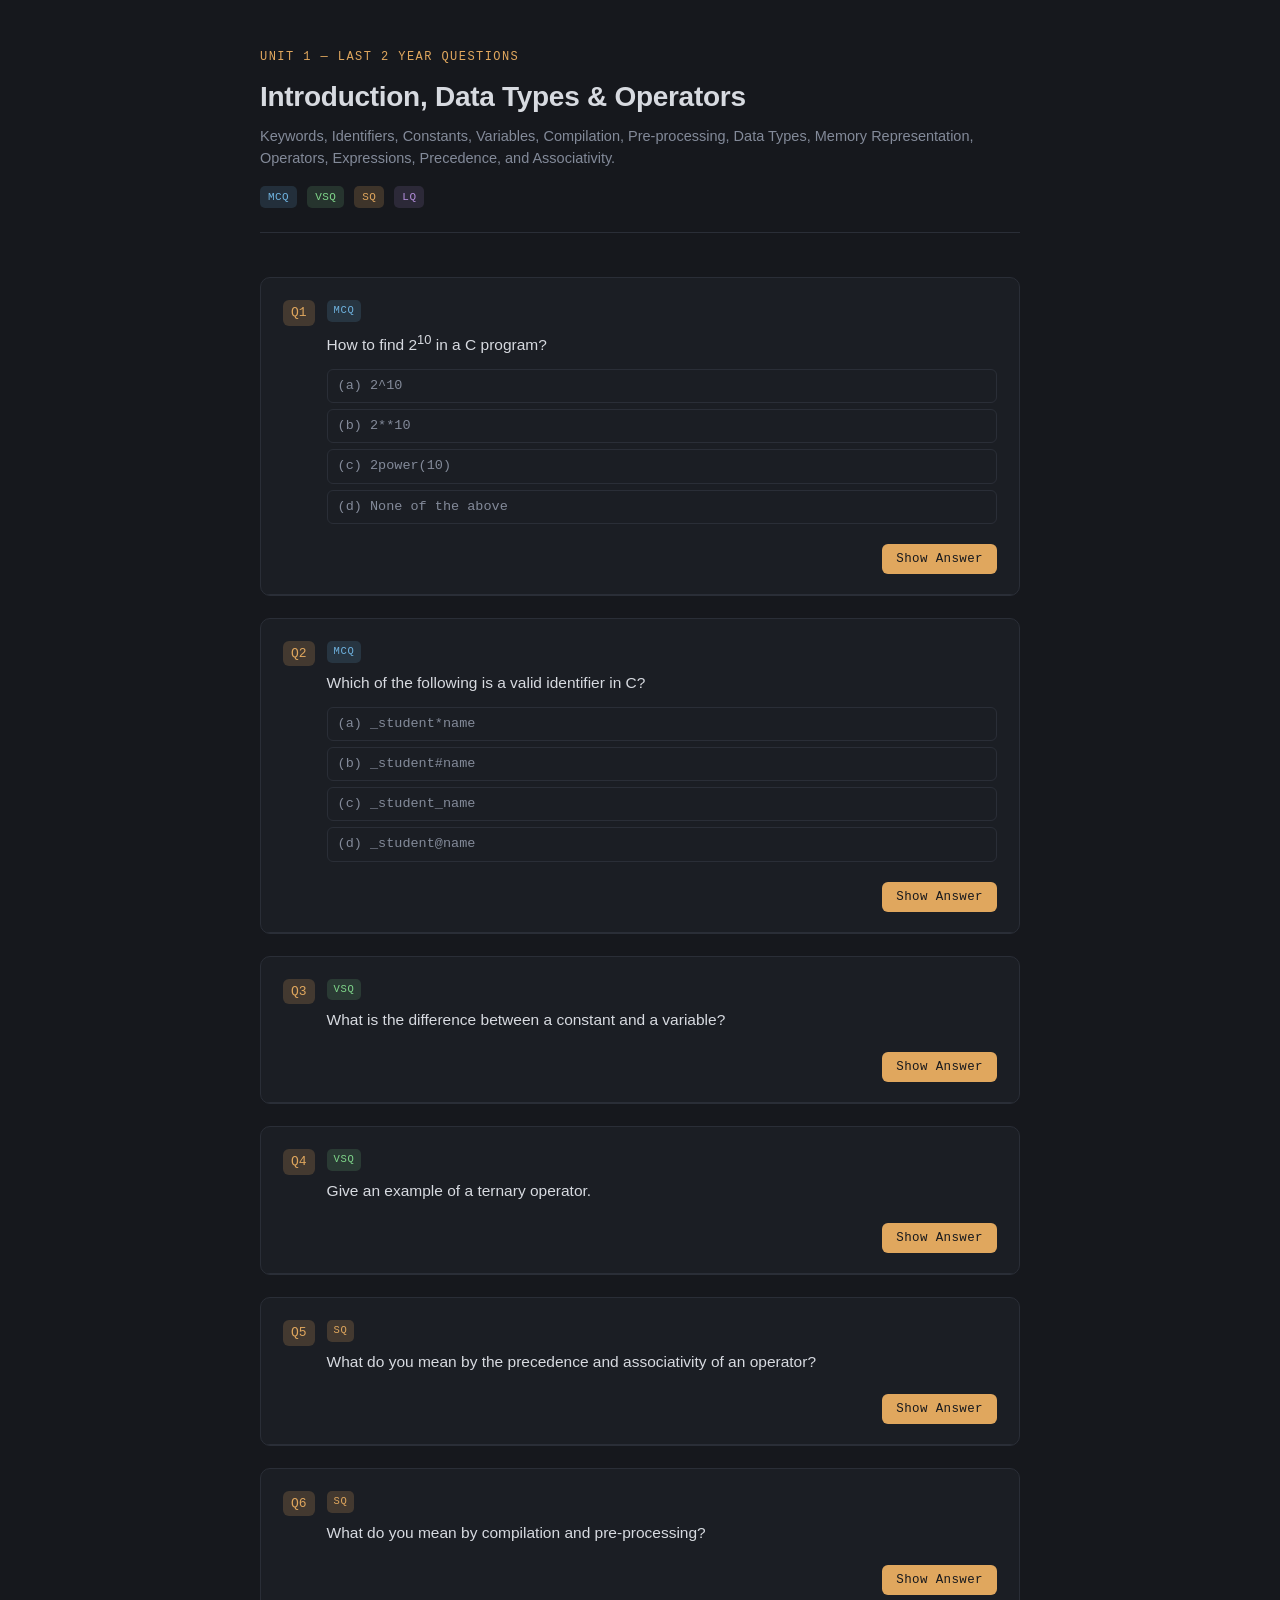
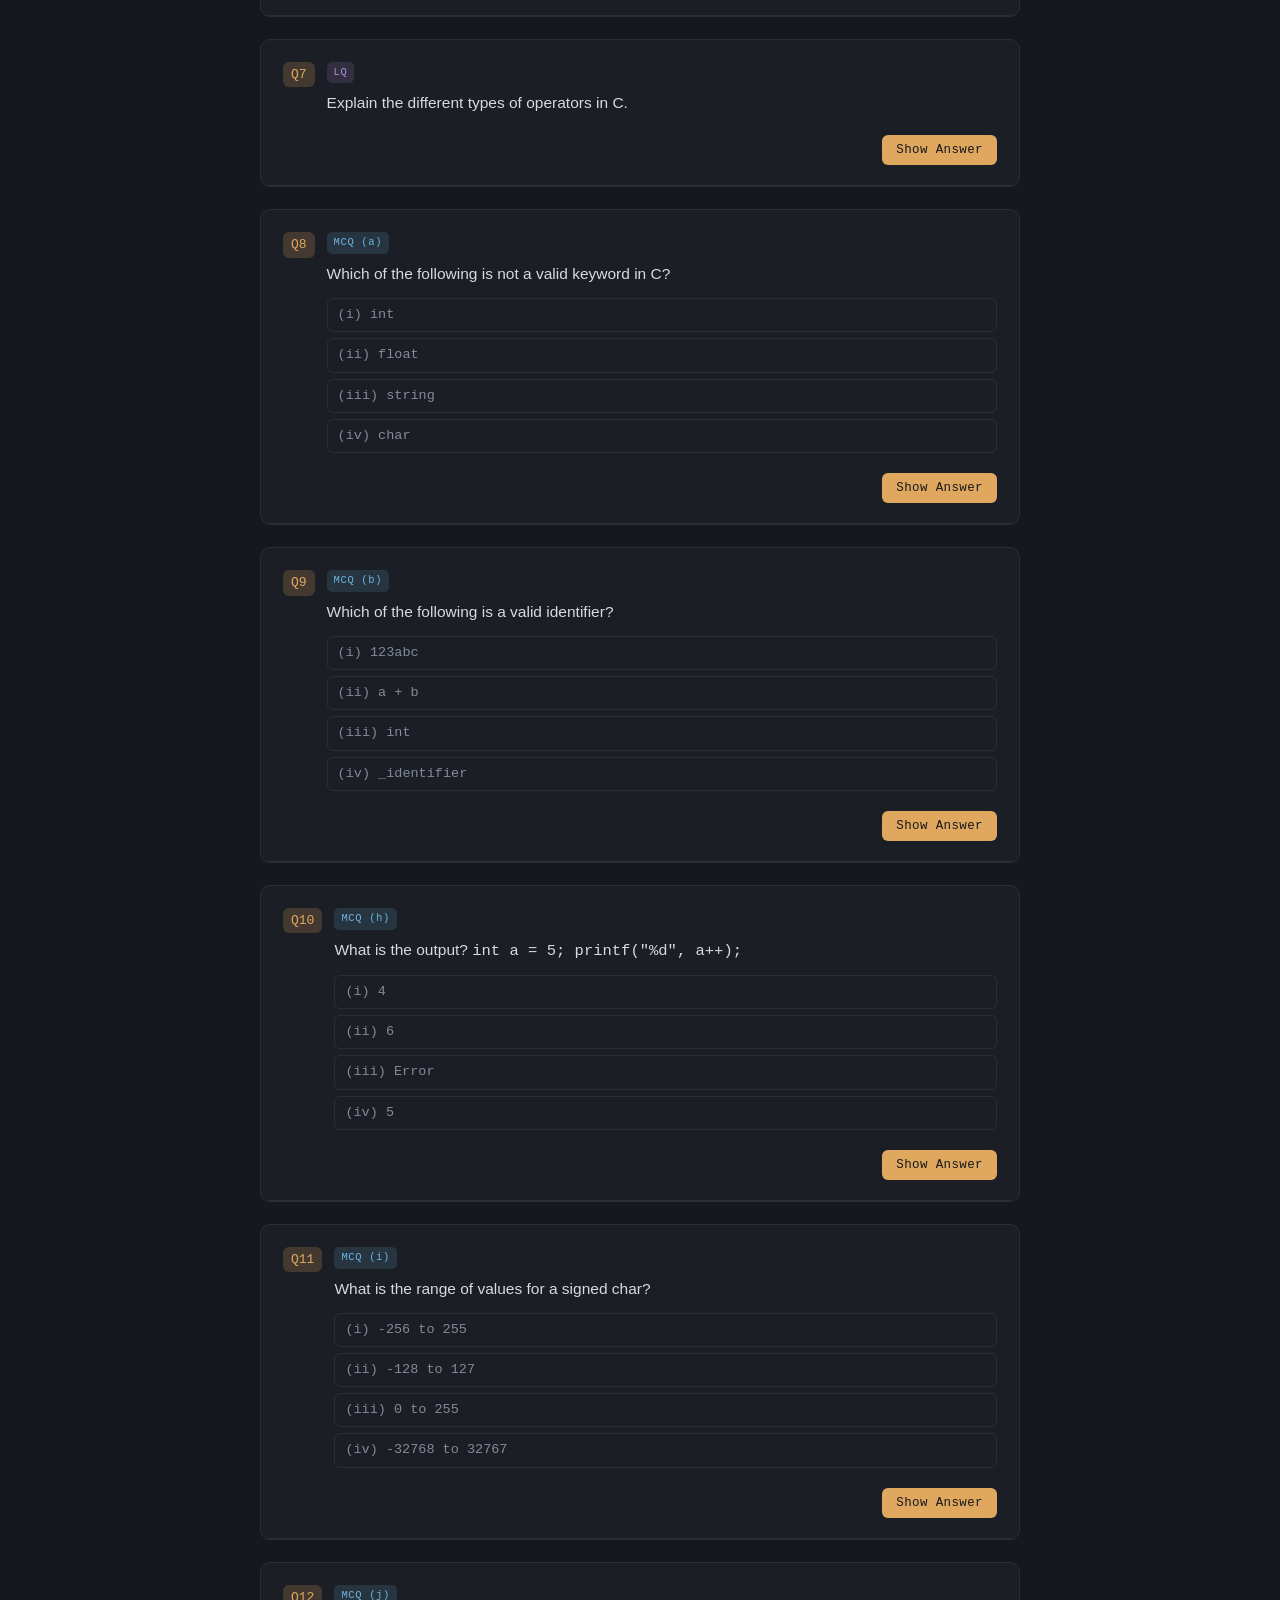
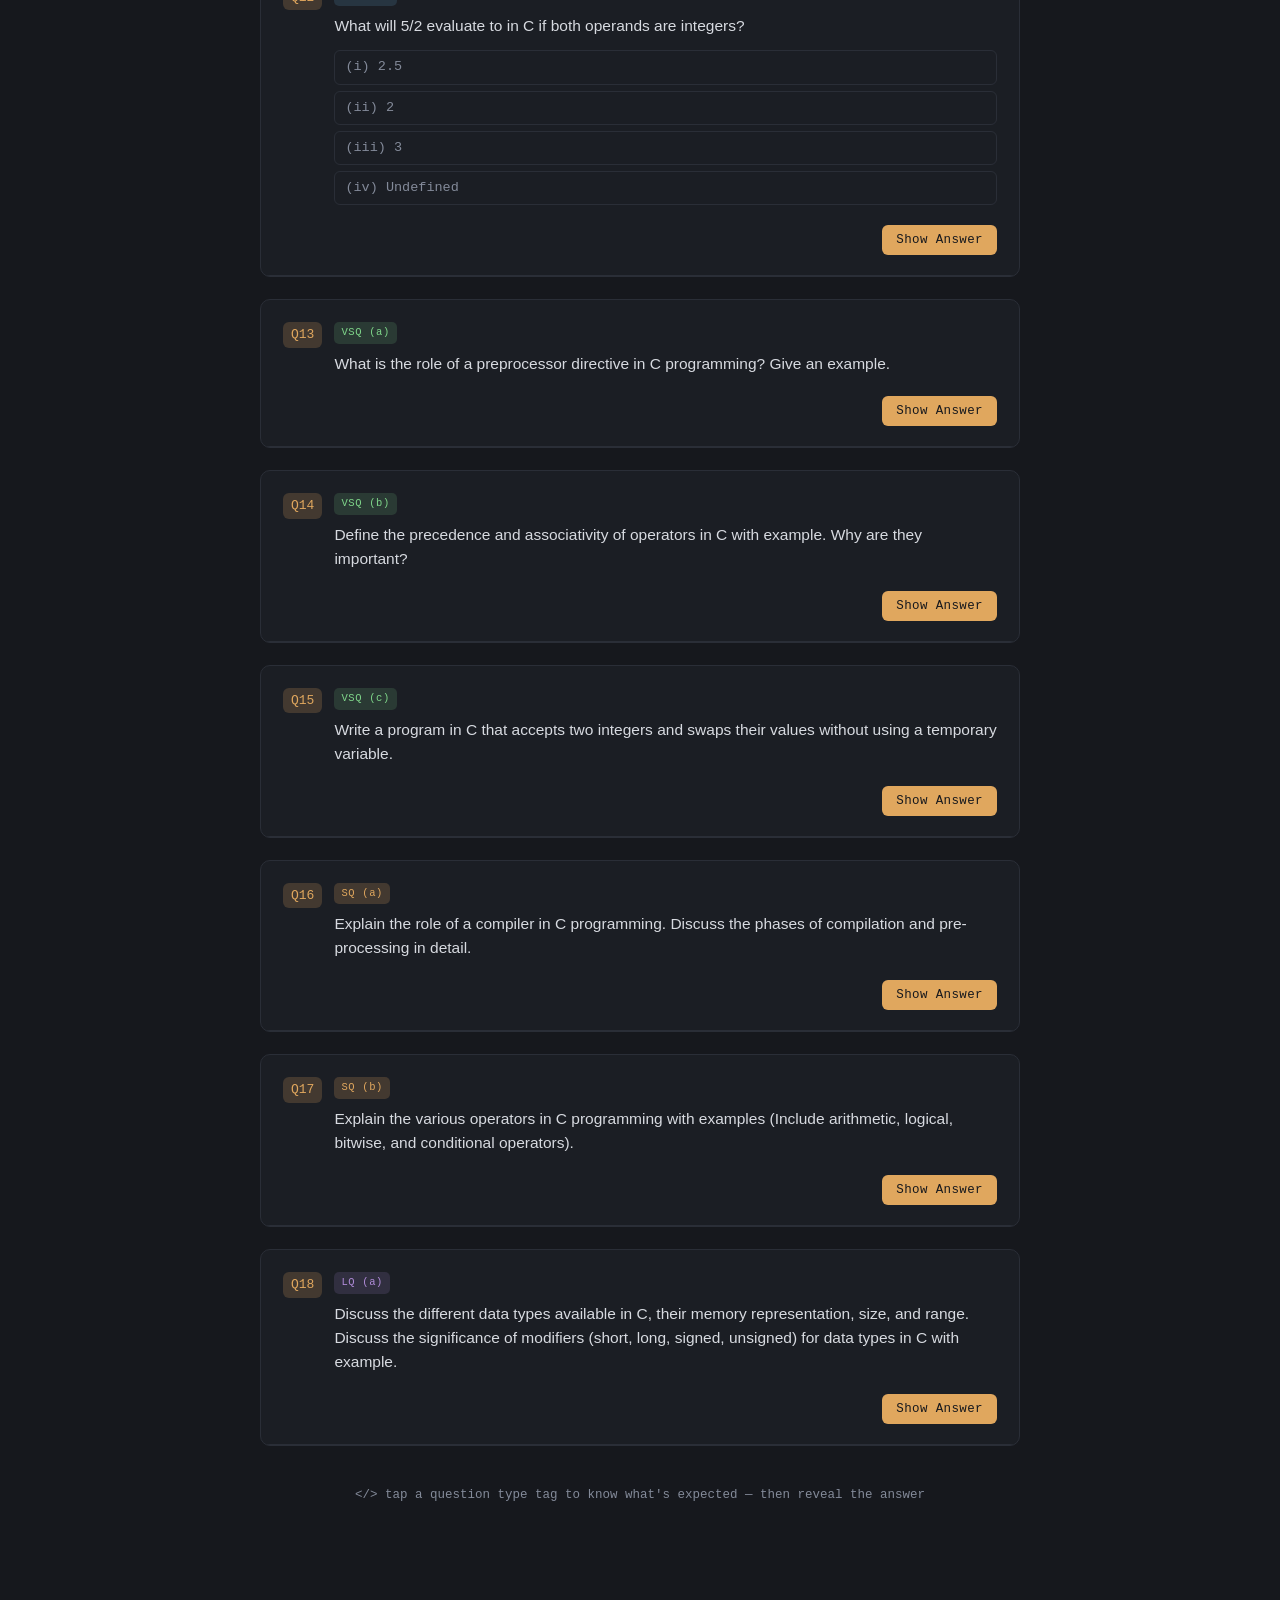
<file: pyq/unit1pyq.html>
<!DOCTYPE html>
<html lang="en">
<head>
<meta charset="UTF-8">
<meta name="viewport" content="width=device-width, initial-scale=1.0">
<title>Unit 1 PYQs — Data Types &amp; Operators</title>
<link rel="stylesheet" href="pyq.css">
</head>
<body>
<div class="wrap">

  <header>
    <p class="eyebrow">Unit 1 — Last 2 Year Questions</p>
    <h1>Introduction, Data Types &amp; Operators</h1>
    <p>Keywords, Identifiers, Constants, Variables, Compilation, Pre-processing, Data Types, Memory Representation, Operators, Expressions, Precedence, and Associativity.</p>
    <div class="legend">
      <span class="tag-mcq" style="background:var(--blue-soft);color:var(--blue);">MCQ</span>
      <span class="tag-vsq" style="background:var(--green-soft);color:var(--green);">VSQ</span>
      <span class="tag-sq" style="background:var(--accent-soft);color:var(--accent);">SQ</span>
      <span class="tag-lq" style="background:var(--purple-soft);color:var(--purple);">LQ</span>
    </div>
  </header>

  <!-- Q1 -->
  <div class="question">
    <div class="q-head">
      <span class="q-num">Q1</span>
      <div class="q-body">
        <div class="q-tags"><span class="tag tag-mcq">MCQ</span></div>
        <span class="q-text">How to find 2<sup>10</sup> in a C program?</span>
        <ul class="options">
          <li>(a) 2^10</li>
          <li>(b) 2**10</li>
          <li>(c) 2power(10)</li>
          <li>(d) None of the above</li>
        </ul>
      </div>
    </div>
    <div class="q-footer">
      <button class="show-btn" data-target="a1">Show Answer</button>
    </div>
    <div class="answer" id="a1">
      <div class="answer-inner">
        <div class="correct-opt">✓ Correct option: (d) None of the above</div>
        <div class="answer-text">
          <p>C has no built-in power operator. The <code>^</code> symbol is the bitwise XOR operator, not exponentiation, and <code>**</code>/<code>power()</code> are not valid C syntax. To compute 2<sup>10</sup> you must use <code>pow(2, 10)</code> from <code>math.h</code>, or multiply manually / use a loop or bit-shift (<code>1 &lt;&lt; 10</code>).</p>
        </div>
      </div>
    </div>
  </div>

  <!-- Q2 -->
  <div class="question">
    <div class="q-head">
      <span class="q-num">Q2</span>
      <div class="q-body">
        <div class="q-tags"><span class="tag tag-mcq">MCQ</span></div>
        <span class="q-text">Which of the following is a valid identifier in C?</span>
        <ul class="options">
          <li>(a) _student*name</li>
          <li>(b) _student#name</li>
          <li>(c) _student_name</li>
          <li>(d) _student@name</li>
        </ul>
      </div>
    </div>
    <div class="q-footer">
      <button class="show-btn" data-target="a2">Show Answer</button>
    </div>
    <div class="answer" id="a2">
      <div class="answer-inner">
        <div class="correct-opt">✓ Correct option: (c) _student_name</div>
        <div class="answer-text">
          <p>An identifier in C can only contain letters, digits, and underscores, and must not start with a digit. Special characters like <code>*</code>, <code>#</code>, and <code>@</code> are not allowed, which rules out (a), (b), and (d).</p>
        </div>
      </div>
    </div>
  </div>

  <!-- Q3 -->
  <div class="question">
    <div class="q-head">
      <span class="q-num">Q3</span>
      <div class="q-body">
        <div class="q-tags"><span class="tag tag-vsq">VSQ</span></div>
        <span class="q-text">What is the difference between a constant and a variable?</span>
      </div>
    </div>
    <div class="q-footer">
      <button class="show-btn" data-target="a3">Show Answer</button>
    </div>
    <div class="answer" id="a3">
      <div class="answer-inner">
        <div class="panel-label">Answer</div>
        <div class="answer-text">
          <p>A <b>constant</b> is a fixed value that cannot be changed during program execution (e.g. <code>10</code>, <code>'A'</code>, or a value declared with <code>const</code>/<code>#define</code>). A <b>variable</b> is a named memory location whose value can be assigned and modified any number of times while the program runs (e.g. <code>int age = 20;</code> where <code>age</code> can later be updated).</p>
        </div>
      </div>
    </div>
  </div>

  <!-- Q4 -->
  <div class="question">
    <div class="q-head">
      <span class="q-num">Q4</span>
      <div class="q-body">
        <div class="q-tags"><span class="tag tag-vsq">VSQ</span></div>
        <span class="q-text">Give an example of a ternary operator.</span>
      </div>
    </div>
    <div class="q-footer">
      <button class="show-btn" data-target="a4">Show Answer</button>
    </div>
    <div class="answer" id="a4">
      <div class="answer-inner">
        <div class="panel-label">Answer</div>
        <pre class="code-block"><code><span class="tp">int</span> a = <span class="str">10</span>, b = <span class="str">20</span>, max;
max = (a &gt; b) ? a : b;   <span class="cm">// max becomes 20</span></code></pre>
        <div class="answer-text">
          <p>The ternary (conditional) operator <code>?:</code> takes three operands — a condition, a value if true, and a value if false — and evaluates one expression in place of an <code>if...else</code> statement.</p>
        </div>
      </div>
    </div>
  </div>

  <!-- Q5 -->
  <div class="question">
    <div class="q-head">
      <span class="q-num">Q5</span>
      <div class="q-body">
        <div class="q-tags"><span class="tag tag-sq">SQ</span></div>
        <span class="q-text">What do you mean by the precedence and associativity of an operator?</span>
      </div>
    </div>
    <div class="q-footer">
      <button class="show-btn" data-target="a5">Show Answer</button>
    </div>
    <div class="answer" id="a5">
      <div class="answer-inner">
        <div class="panel-label">Answer</div>
        <div class="answer-text">
          <p><b>Precedence</b> determines which operator is evaluated first when an expression contains two or more different operators — for example, <code>*</code> and <code>/</code> have higher precedence than <code>+</code> and <code>-</code>, so multiplication/division is done before addition/subtraction.</p>
          <p><b>Associativity</b> decides the evaluation order when operators of the <i>same</i> precedence appear together. Most operators (like <code>+</code>, <code>-</code>, <code>*</code>, <code>/</code>) are left-to-right associative, while a few (like assignment <code>=</code> and unary operators) are right-to-left associative.</p>
          <p>Example: in <code>a + b * c</code>, <code>*</code> runs first due to precedence. In <code>a - b - c</code>, left-to-right associativity means it evaluates as <code>(a - b) - c</code>.</p>
        </div>
      </div>
    </div>
  </div>

  <!-- Q6 -->
  <div class="question">
    <div class="q-head">
      <span class="q-num">Q6</span>
      <div class="q-body">
        <div class="q-tags"><span class="tag tag-sq">SQ</span></div>
        <span class="q-text">What do you mean by compilation and pre-processing?</span>
      </div>
    </div>
    <div class="q-footer">
      <button class="show-btn" data-target="a6">Show Answer</button>
    </div>
    <div class="answer" id="a6">
      <div class="answer-inner">
        <div class="panel-label">Answer</div>
        <div class="answer-text">
          <p><b>Pre-processing</b> is the first step, handled by the preprocessor before actual compilation. It processes directives that begin with <code>#</code> — such as <code>#include</code> (inserts header file contents), <code>#define</code> (macro substitution), and conditional compilation directives like <code>#ifdef</code> — producing an expanded source file.</p>
          <p><b>Compilation</b> then converts this preprocessed source code into object code (machine-level instructions) through stages like lexical analysis, syntax analysis, semantic analysis, and code generation. The compiler also checks the code for syntax errors.</p>
        </div>
      </div>
    </div>
  </div>

  <!-- Q7 -->
  <div class="question">
    <div class="q-head">
      <span class="q-num">Q7</span>
      <div class="q-body">
        <div class="q-tags"><span class="tag tag-lq">LQ</span></div>
        <span class="q-text">Explain the different types of operators in C.</span>
      </div>
    </div>
    <div class="q-footer">
      <button class="show-btn" data-target="a7">Show Answer</button>
    </div>
    <div class="answer" id="a7">
      <div class="answer-inner">
        <div class="panel-label">Answer</div>
        <div class="answer-text">
          <ul>
            <li><b>Arithmetic operators:</b> <code>+ - * / %</code> — perform mathematical calculations.</li>
            <li><b>Relational operators:</b> <code>&lt; &gt; &lt;= &gt;= == !=</code> — compare two values, result is true/false.</li>
            <li><b>Logical operators:</b> <code>&amp;&amp; || !</code> — combine or invert conditions.</li>
            <li><b>Bitwise operators:</b> <code>&amp; | ^ ~ &lt;&lt; &gt;&gt;</code> — operate on individual bits of integer data.</li>
            <li><b>Assignment operators:</b> <code>= += -= *= /= %=</code> — assign and update values.</li>
            <li><b>Increment/decrement operators:</b> <code>++</code> and <code>--</code> — increase or decrease a variable by 1 (prefix or postfix).</li>
            <li><b>Conditional (ternary) operator:</b> <code>?:</code> — shorthand for if-else in an expression.</li>
            <li><b>Comma operator:</b> <code>,</code> — evaluates multiple expressions, returning the last one.</li>
            <li><b>sizeof operator:</b> returns the size (in bytes) of a data type or variable.</li>
          </ul>
        </div>
      </div>
    </div>
  </div>

  <!-- Q8 -->
  <div class="question">
    <div class="q-head">
      <span class="q-num">Q8</span>
      <div class="q-body">
        <div class="q-tags"><span class="tag tag-mcq">MCQ (a)</span></div>
        <span class="q-text">Which of the following is not a valid keyword in C?</span>
        <ul class="options">
          <li>(i) int</li>
          <li>(ii) float</li>
          <li>(iii) string</li>
          <li>(iv) char</li>
        </ul>
      </div>
    </div>
    <div class="q-footer">
      <button class="show-btn" data-target="a8">Show Answer</button>
    </div>
    <div class="answer" id="a8">
      <div class="answer-inner">
        <div class="correct-opt">✓ Correct option: (iii) string</div>
        <div class="answer-text">
          <p><code>string</code> is not a keyword or built-in type in C (that's a C++ construct). C uses <code>char</code> arrays or pointers to represent text. <code>int</code>, <code>float</code>, and <code>char</code> are all reserved keywords in C.</p>
        </div>
      </div>
    </div>
  </div>

  <!-- Q9 -->
  <div class="question">
    <div class="q-head">
      <span class="q-num">Q9</span>
      <div class="q-body">
        <div class="q-tags"><span class="tag tag-mcq">MCQ (b)</span></div>
        <span class="q-text">Which of the following is a valid identifier?</span>
        <ul class="options">
          <li>(i) 123abc</li>
          <li>(ii) a + b</li>
          <li>(iii) int</li>
          <li>(iv) _identifier</li>
        </ul>
      </div>
    </div>
    <div class="q-footer">
      <button class="show-btn" data-target="a9">Show Answer</button>
    </div>
    <div class="answer" id="a9">
      <div class="answer-inner">
        <div class="correct-opt">✓ Correct option: (iv) _identifier</div>
        <div class="answer-text">
          <p>Identifiers cannot start with a digit (rules out i), cannot contain spaces or operators (rules out ii), and cannot be a reserved keyword (rules out iii, since <code>int</code> is reserved). Starting with an underscore is valid, so <code>_identifier</code> is correct.</p>
        </div>
      </div>
    </div>
  </div>

  <!-- Q10 -->
  <div class="question">
    <div class="q-head">
      <span class="q-num">Q10</span>
      <div class="q-body">
        <div class="q-tags"><span class="tag tag-mcq">MCQ (h)</span></div>
        <span class="q-text">What is the output? <code>int a = 5; printf("%d", a++);</code></span>
        <ul class="options">
          <li>(i) 4</li>
          <li>(ii) 6</li>
          <li>(iii) Error</li>
          <li>(iv) 5</li>
        </ul>
      </div>
    </div>
    <div class="q-footer">
      <button class="show-btn" data-target="a10">Show Answer</button>
    </div>
    <div class="answer" id="a10">
      <div class="answer-inner">
        <div class="correct-opt">✓ Correct option: (iv) 5</div>
        <div class="answer-text">
          <p><code>a++</code> is the postfix increment: it returns the current value of <code>a</code> (5) to <code>printf</code> first, and only after that increments <code>a</code> to 6. So the printed output is <code>5</code>.</p>
        </div>
      </div>
    </div>
  </div>

  <!-- Q11 -->
  <div class="question">
    <div class="q-head">
      <span class="q-num">Q11</span>
      <div class="q-body">
        <div class="q-tags"><span class="tag tag-mcq">MCQ (i)</span></div>
        <span class="q-text">What is the range of values for a signed char?</span>
        <ul class="options">
          <li>(i) -256 to 255</li>
          <li>(ii) -128 to 127</li>
          <li>(iii) 0 to 255</li>
          <li>(iv) -32768 to 32767</li>
        </ul>
      </div>
    </div>
    <div class="q-footer">
      <button class="show-btn" data-target="a11">Show Answer</button>
    </div>
    <div class="answer" id="a11">
      <div class="answer-inner">
        <div class="correct-opt">✓ Correct option: (ii) -128 to 127</div>
        <div class="answer-text">
          <p>A <code>char</code> is 1 byte (8 bits). As a signed type, one bit is used for the sign, giving a range of -128 to 127. (0 to 255 is the range for an <i>unsigned</i> char, and -32768 to 32767 is the range of a 2-byte signed <code>int</code> on 16-bit systems.)</p>
        </div>
      </div>
    </div>
  </div>

  <!-- Q12 -->
  <div class="question">
    <div class="q-head">
      <span class="q-num">Q12</span>
      <div class="q-body">
        <div class="q-tags"><span class="tag tag-mcq">MCQ (j)</span></div>
        <span class="q-text">What will 5/2 evaluate to in C if both operands are integers?</span>
        <ul class="options">
          <li>(i) 2.5</li>
          <li>(ii) 2</li>
          <li>(iii) 3</li>
          <li>(iv) Undefined</li>
        </ul>
      </div>
    </div>
    <div class="q-footer">
      <button class="show-btn" data-target="a12">Show Answer</button>
    </div>
    <div class="answer" id="a12">
      <div class="answer-inner">
        <div class="correct-opt">✓ Correct option: (ii) 2</div>
        <div class="answer-text">
          <p>When both operands of <code>/</code> are integers, C performs integer division and truncates (discards) the fractional part rather than rounding. So <code>5 / 2</code> gives <code>2</code>, not <code>2.5</code>.</p>
        </div>
      </div>
    </div>
  </div>

  <!-- Q13 -->
  <div class="question">
    <div class="q-head">
      <span class="q-num">Q13</span>
      <div class="q-body">
        <div class="q-tags"><span class="tag tag-vsq">VSQ (a)</span></div>
        <span class="q-text">What is the role of a preprocessor directive in C programming? Give an example.</span>
      </div>
    </div>
    <div class="q-footer">
      <button class="show-btn" data-target="a13">Show Answer</button>
    </div>
    <div class="answer" id="a13">
      <div class="answer-inner">
        <div class="panel-label">Answer</div>
        <div class="answer-text">
          <p>A preprocessor directive instructs the preprocessor to perform text substitution or file inclusion on the source code <i>before</i> compilation begins. Directives always start with <code>#</code> and are not terminated by a semicolon.</p>
        </div>
        <pre class="code-block"><code><span class="kw">#include</span> <span class="str">&lt;stdio.h&gt;</span>   <span class="cm">// includes the standard I/O header</span>
<span class="kw">#define</span> PI <span class="str">3.14159</span>  <span class="cm">// defines a macro constant</span></code></pre>
      </div>
    </div>
  </div>

  <!-- Q14 -->
  <div class="question">
    <div class="q-head">
      <span class="q-num">Q14</span>
      <div class="q-body">
        <div class="q-tags"><span class="tag tag-vsq">VSQ (b)</span></div>
        <span class="q-text">Define the precedence and associativity of operators in C with example. Why are they important?</span>
      </div>
    </div>
    <div class="q-footer">
      <button class="show-btn" data-target="a14">Show Answer</button>
    </div>
    <div class="answer" id="a14">
      <div class="answer-inner">
        <div class="panel-label">Answer</div>
        <div class="answer-text">
          <p><b>Precedence</b> decides which operator binds tighter among different operators; <b>associativity</b> decides the order of evaluation among operators of equal precedence (left-to-right or right-to-left).</p>
          <p>Example: <code>10 + 5 * 2</code> evaluates to <code>20</code> (not 30) because <code>*</code> has higher precedence than <code>+</code>. They matter because without fixed rules, the same expression could produce different, ambiguous results — precedence and associativity guarantee every C compiler evaluates an expression the same, predictable way.</p>
        </div>
      </div>
    </div>
  </div>

  <!-- Q15 -->
  <div class="question">
    <div class="q-head">
      <span class="q-num">Q15</span>
      <div class="q-body">
        <div class="q-tags"><span class="tag tag-vsq">VSQ (c)</span></div>
        <span class="q-text">Write a program in C that accepts two integers and swaps their values without using a temporary variable.</span>
      </div>
    </div>
    <div class="q-footer">
      <button class="show-btn" data-target="a15">Show Answer</button>
    </div>
    <div class="answer" id="a15">
      <div class="answer-inner">
        <div class="panel-label">Example Program</div>
        <pre class="code-block"><code><span class="cm">// Swap two numbers without a temporary variable</span>
<span class="kw">#include</span> <span class="str">&lt;stdio.h&gt;</span>

<span class="tp">int</span> <span class="fn">main</span>() {
    <span class="tp">int</span> a, b;

    <span class="fn">printf</span>(<span class="str">"Enter two integers: "</span>);
    <span class="fn">scanf</span>(<span class="str">"%d %d"</span>, &amp;a, &amp;b);

    a = a + b;
    b = a - b;
    a = a - b;

    <span class="fn">printf</span>(<span class="str">"After swap: a = %d, b = %d\n"</span>, a, b);

    <span class="kw">return</span> <span class="str">0</span>;
}</code></pre>
        <div class="output-label">Output (sample: a=5, b=10)</div>
        <pre class="output-block">Enter two integers: 5 10
After swap: a = 10, b = 5</pre>
      </div>
    </div>
  </div>

  <!-- Q16 -->
  <div class="question">
    <div class="q-head">
      <span class="q-num">Q16</span>
      <div class="q-body">
        <div class="q-tags"><span class="tag tag-sq">SQ (a)</span></div>
        <span class="q-text">Explain the role of a compiler in C programming. Discuss the phases of compilation and pre-processing in detail.</span>
      </div>
    </div>
    <div class="q-footer">
      <button class="show-btn" data-target="a16">Show Answer</button>
    </div>
    <div class="answer" id="a16">
      <div class="answer-inner">
        <div class="panel-label">Answer</div>
        <div class="answer-text">
          <p>A compiler translates human-readable C source code into machine/object code that the computer's processor can execute, while also checking the program for syntax and some semantic errors.</p>
          <p><b>Preprocessing</b> (before compilation): handles directives such as <code>#include</code> (inserts header files), <code>#define</code> (macro expansion), and <code>#ifdef</code>/<code>#endif</code> (conditional compilation), producing an expanded translation unit.</p>
          <ul>
            <li><b>Lexical analysis:</b> breaks source code into tokens (keywords, identifiers, operators, literals).</li>
            <li><b>Syntax analysis (parsing):</b> checks tokens against C grammar rules and builds a parse tree.</li>
            <li><b>Semantic analysis:</b> checks type compatibility and meaning (e.g. correct use of variables).</li>
            <li><b>Intermediate code generation:</b> produces a machine-independent intermediate representation.</li>
            <li><b>Code optimization:</b> improves the intermediate code for speed/size.</li>
            <li><b>Target code generation:</b> converts optimized code into assembly/object (machine) code.</li>
            <li><b>Linking:</b> combines object code with library code to produce the final executable.</li>
          </ul>
        </div>
      </div>
    </div>
  </div>

  <!-- Q17 -->
  <div class="question">
    <div class="q-head">
      <span class="q-num">Q17</span>
      <div class="q-body">
        <div class="q-tags"><span class="tag tag-sq">SQ (b)</span></div>
        <span class="q-text">Explain the various operators in C programming with examples (Include arithmetic, logical, bitwise, and conditional operators).</span>
      </div>
    </div>
    <div class="q-footer">
      <button class="show-btn" data-target="a17">Show Answer</button>
    </div>
    <div class="answer" id="a17">
      <div class="answer-inner">
        <div class="panel-label">Answer</div>
        <div class="answer-text">
          <ul>
            <li><b>Arithmetic operators</b> (<code>+ - * / %</code>): perform basic math. Example: <code>a + b</code>, <code>a % b</code> (remainder).</li>
            <li><b>Logical operators</b> (<code>&amp;&amp; || !</code>): combine boolean conditions. Example: <code>(a &gt; 0 &amp;&amp; b &gt; 0)</code> is true only if both are positive.</li>
            <li><b>Bitwise operators</b> (<code>&amp; | ^ ~ &lt;&lt; &gt;&gt;</code>): act on the binary representation of integers. Example: <code>a &amp; b</code> performs bit-by-bit AND; <code>a &lt;&lt; 1</code> shifts bits left, doubling the value.</li>
            <li><b>Conditional (ternary) operator</b> (<code>?:</code>): a compact if-else. Example: <code>max = (a &gt; b) ? a : b;</code></li>
          </ul>
        </div>
      </div>
    </div>
  </div>

  <!-- Q18 -->
  <div class="question">
    <div class="q-head">
      <span class="q-num">Q18</span>
      <div class="q-body">
        <div class="q-tags"><span class="tag tag-lq">LQ (a)</span></div>
        <span class="q-text">Discuss the different data types available in C, their memory representation, size, and range. Discuss the significance of modifiers (short, long, signed, unsigned) for data types in C with example.</span>
      </div>
    </div>
    <div class="q-footer">
      <button class="show-btn" data-target="a18">Show Answer</button>
    </div>
    <div class="answer" id="a18">
      <div class="answer-inner">
        <div class="panel-label">Answer</div>
        <div class="answer-text">
          <p>C provides several basic (primitive) data types, each stored differently in memory:</p>
          <ul>
            <li><b>int:</b> typically 4 bytes, stores whole numbers, range roughly -2,147,483,648 to 2,147,483,647.</li>
            <li><b>char:</b> 1 byte, stores a single character (or small integer), range -128 to 127 (signed) or 0 to 255 (unsigned).</li>
            <li><b>float:</b> 4 bytes, stores single-precision floating-point numbers (~6-7 significant digits).</li>
            <li><b>double:</b> 8 bytes, stores double-precision floating-point numbers (~15-16 significant digits), used when higher accuracy is needed.</li>
          </ul>
          <p>Internally, integer types are stored as binary two's-complement values, and floating types are stored using the IEEE-754 format (sign bit, exponent, mantissa).</p>
          <p><b>Modifiers</b> adjust the size/range of a base type:</p>
          <ul>
            <li><code>short</code> reduces the storage size (e.g. <code>short int</code> is often 2 bytes).</li>
            <li><code>long</code> increases the storage size (e.g. <code>long int</code> is often 8 bytes, <code>long long int</code> even larger).</li>
            <li><code>signed</code> (default) allows both negative and positive values.</li>
            <li><code>unsigned</code> uses the sign bit for magnitude instead, doubling the positive range but disallowing negative values — e.g. <code>unsigned int</code> ranges from 0 to 4,294,967,295 instead of roughly ±2.1 billion.</li>
          </ul>
          <p>Choosing the right type/modifier combination balances memory usage against the range and precision a program needs.</p>
        </div>
      </div>
    </div>
  </div>

  <footer>&lt;/&gt; tap a question type tag to know what's expected — then reveal the answer</footer>
</div>

<script>
  document.querySelectorAll('.show-btn').forEach(btn => {
    btn.addEventListener('click', () => {
      const panel = document.getElementById(btn.dataset.target);
      const isOpen = panel.classList.toggle('open');
      btn.textContent = isOpen ? 'Hide Answer' : 'Show Answer';
      btn.classList.toggle('is-open', isOpen);
    });
  });
</script>
</body>
</html>
</file>
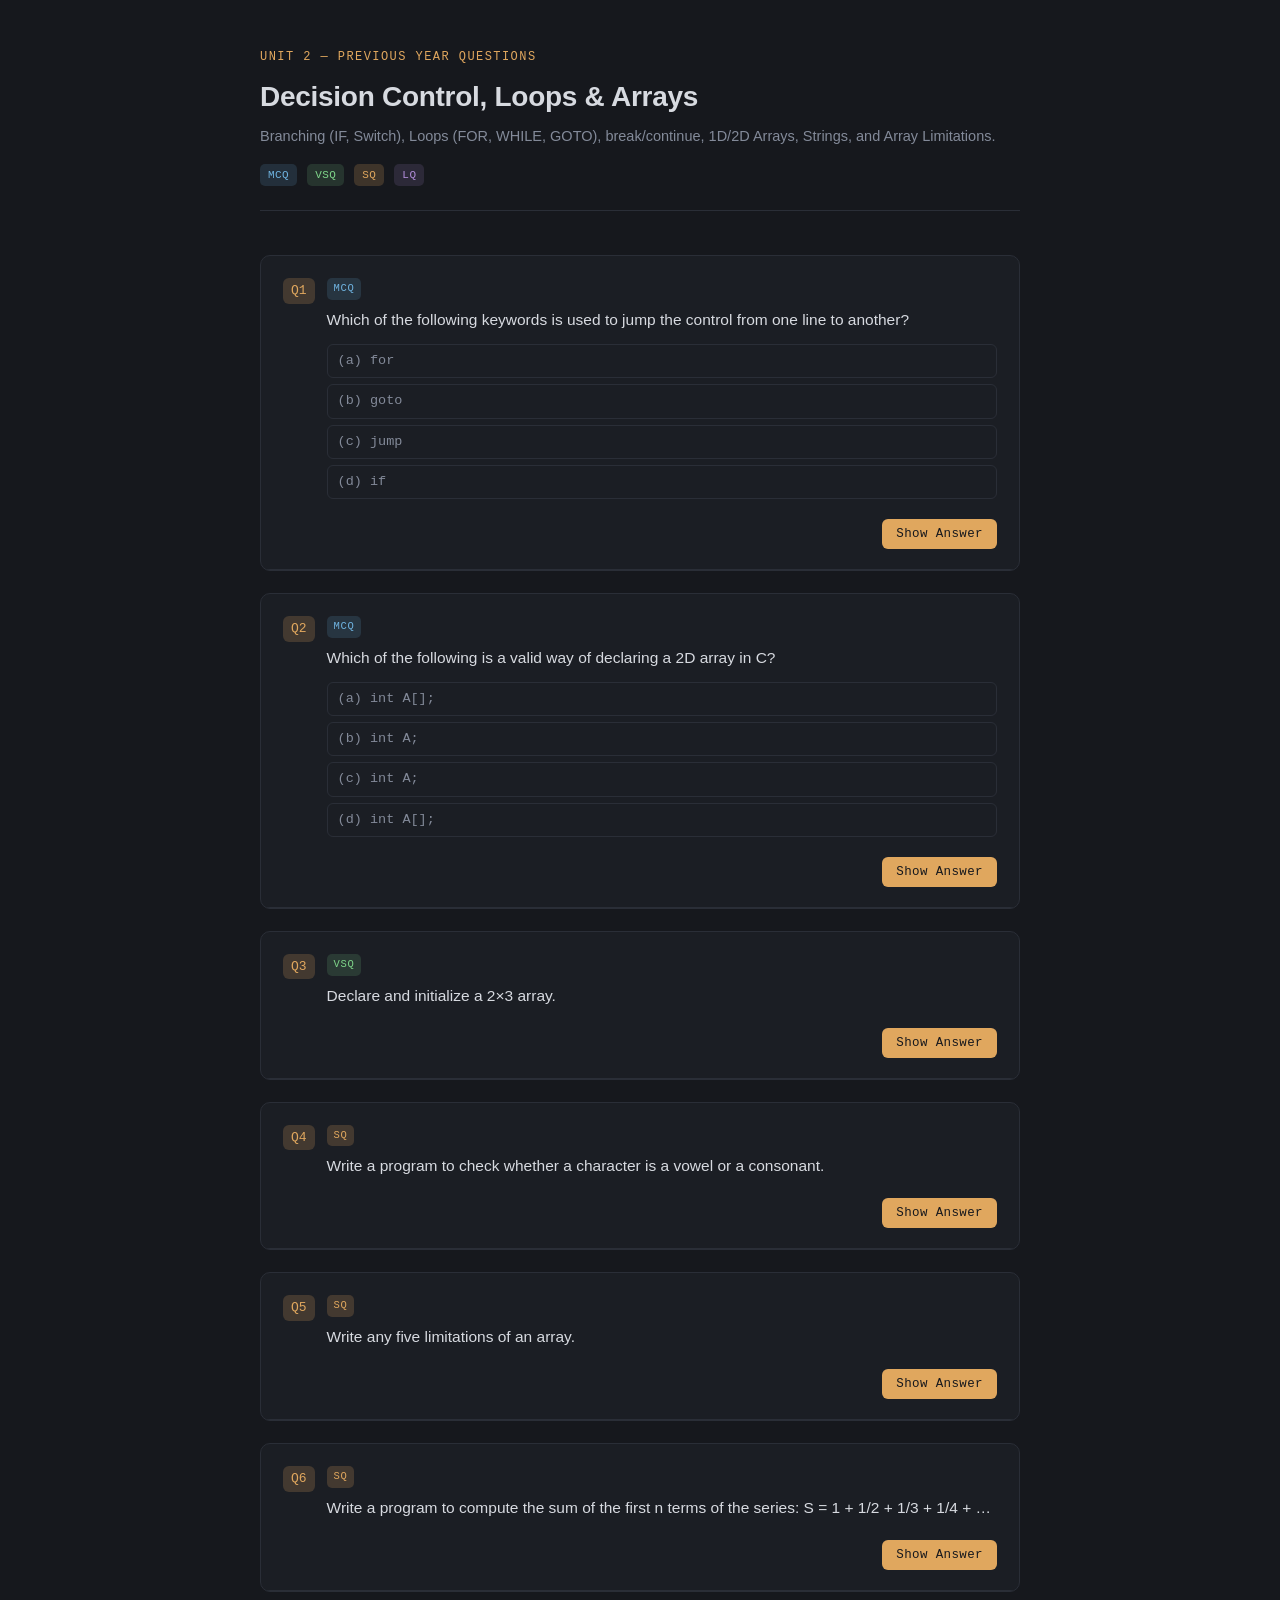
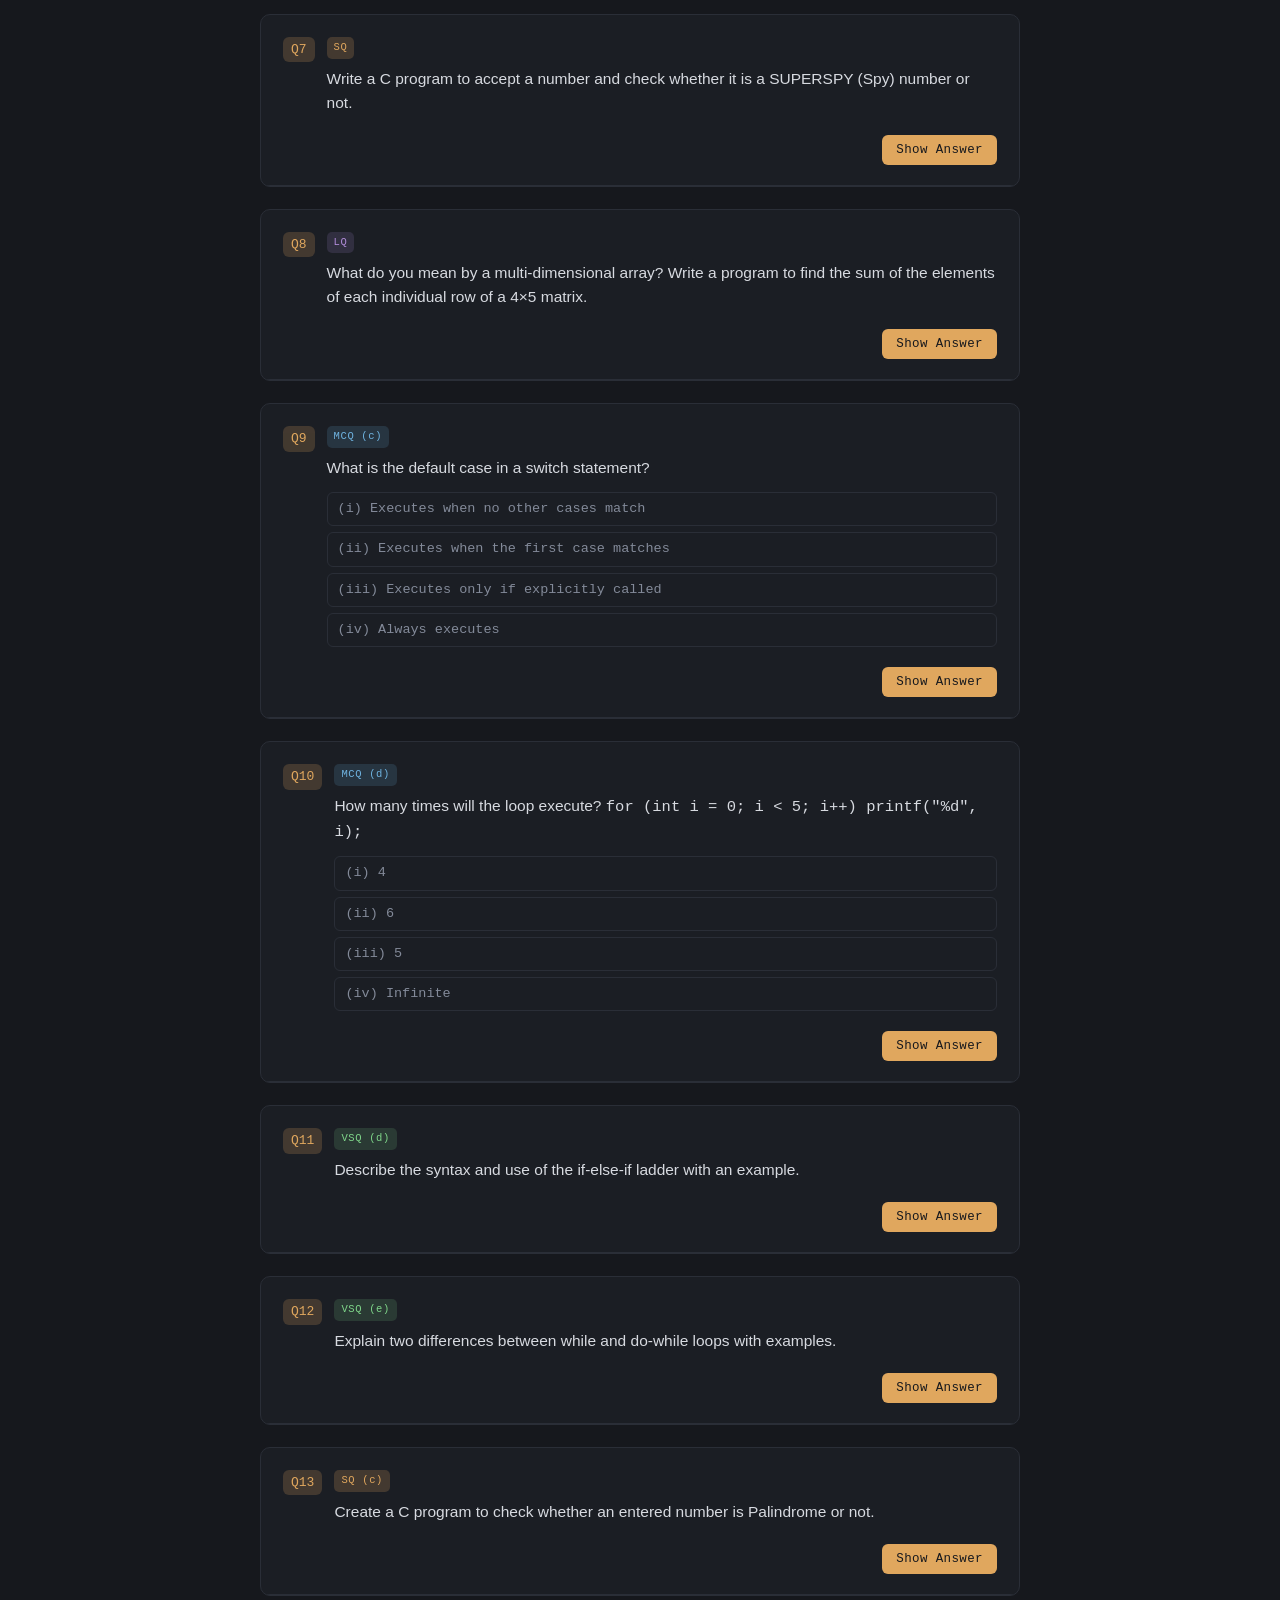
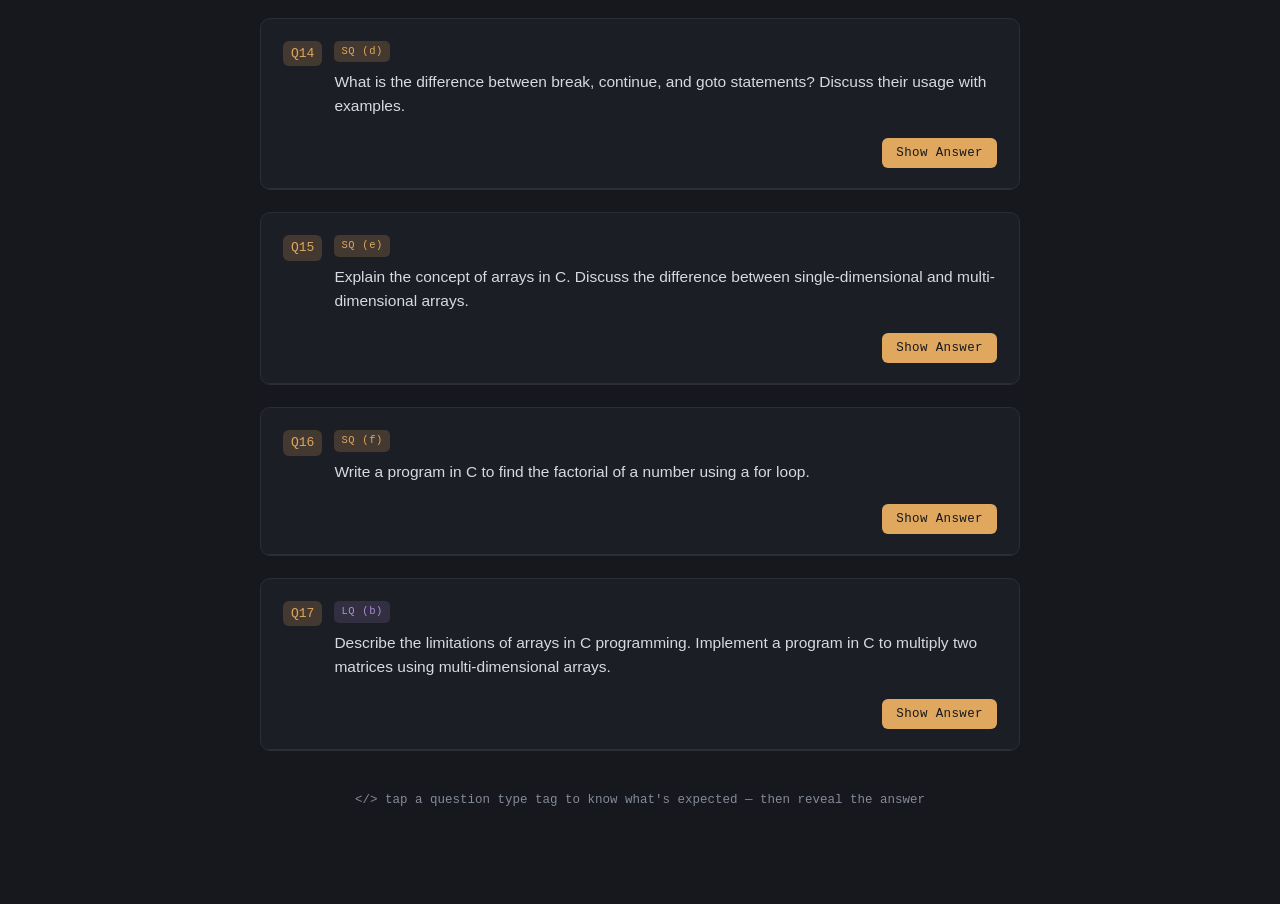
<file: pyq/unit2pyq.html>
<!DOCTYPE html>
<html lang="en">
<head>
<meta charset="UTF-8">
<meta name="viewport" content="width=device-width, initial-scale=1.0">
<title>Unit 2 PYQs — Decision Control, Loops &amp; Arrays</title>
<link rel="stylesheet" href="pyq.css">
</head>
<body>
<div class="wrap">

  <header>
    <p class="eyebrow">Unit 2 — Previous Year Questions</p>
    <h1>Decision Control, Loops &amp; Arrays</h1>
    <p>Branching (IF, Switch), Loops (FOR, WHILE, GOTO), break/continue, 1D/2D Arrays, Strings, and Array Limitations.</p>
    <div class="legend">
      <span class="tag-mcq" style="background:var(--blue-soft);color:var(--blue);">MCQ</span>
      <span class="tag-vsq" style="background:var(--green-soft);color:var(--green);">VSQ</span>
      <span class="tag-sq" style="background:var(--accent-soft);color:var(--accent);">SQ</span>
      <span class="tag-lq" style="background:var(--purple-soft);color:var(--purple);">LQ</span>
    </div>
  </header>

  <!-- Q1 -->
  <div class="question">
    <div class="q-head">
      <span class="q-num">Q1</span>
      <div class="q-body">
        <div class="q-tags"><span class="tag tag-mcq">MCQ</span></div>
        <span class="q-text">Which of the following keywords is used to jump the control from one line to another?</span>
        <ul class="options">
          <li>(a) for</li>
          <li>(b) goto</li>
          <li>(c) jump</li>
          <li>(d) if</li>
        </ul>
      </div>
    </div>
    <div class="q-footer">
      <button class="show-btn" data-target="a1">Show Answer</button>
    </div>
    <div class="answer" id="a1">
      <div class="answer-inner">
        <div class="correct-opt">✓ Correct option: (b) goto</div>
        <div class="answer-text">
          <p><code>goto</code> is C's unconditional jump keyword — it transfers control directly to a labeled statement elsewhere in the same function. <code>for</code> is a loop construct, <code>if</code> is a branching construct, and <code>jump</code> is not a C keyword at all.</p>
        </div>
      </div>
    </div>
  </div>

  <!-- Q2 -->
  <div class="question">
    <div class="q-head">
      <span class="q-num">Q2</span>
      <div class="q-body">
        <div class="q-tags"><span class="tag tag-mcq">MCQ</span></div>
        <span class="q-text">Which of the following is a valid way of declaring a 2D array in C?</span>
        <ul class="options">
          <li>(a) int A[];</li>
          <li>(b) int A;</li>
          <li>(c) int A;</li>
          <li>(d) int A[];</li>
        </ul>
      </div>
    </div>
    <div class="q-footer">
      <button class="show-btn" data-target="a2">Show Answer</button>
    </div>
    <div class="answer" id="a2">
      <div class="answer-inner">
        <div class="correct-opt">✓ Correct form: int A[rows][cols]; — e.g. int A[2][3];</div>
        <div class="answer-text">
          <p>A valid 2D array declaration must specify two dimensions in square brackets, e.g. <code>int A[2][3];</code>. A plain <code>int A;</code> declares a single integer (not an array at all), and <code>int A[];</code> with empty brackets is only valid as a function parameter or when immediately initialized — it doesn't declare a usable 2D array either way.</p>
        </div>
        <p class="note">Note: the row's option text appears to have lost its subscript numbers in copying (options (a)/(d) and (b)/(c) show as duplicates) — the answer above reflects the correct C syntax regardless of exact wording in the original paper.</p>
      </div>
    </div>
  </div>

  <!-- Q3 -->
  <div class="question">
    <div class="q-head">
      <span class="q-num">Q3</span>
      <div class="q-body">
        <div class="q-tags"><span class="tag tag-vsq">VSQ</span></div>
        <span class="q-text">Declare and initialize a 2×3 array.</span>
      </div>
    </div>
    <div class="q-footer">
      <button class="show-btn" data-target="a3">Show Answer</button>
    </div>
    <div class="answer" id="a3">
      <div class="answer-inner">
        <div class="panel-label">Answer</div>
        <pre class="code-block"><code><span class="tp">int</span> A[<span class="str">2</span>][<span class="str">3</span>] = {
    {<span class="str">1</span>, <span class="str">2</span>, <span class="str">3</span>},
    {<span class="str">4</span>, <span class="str">5</span>, <span class="str">6</span>}
};</code></pre>
        <div class="answer-text">
          <p>This declares a 2D array named <code>A</code> with 2 rows and 3 columns, initialized row by row. <code>A[0][0]</code> is 1 and <code>A[1][2]</code> is 6.</p>
        </div>
      </div>
    </div>
  </div>

  <!-- Q4 -->
  <div class="question">
    <div class="q-head">
      <span class="q-num">Q4</span>
      <div class="q-body">
        <div class="q-tags"><span class="tag tag-sq">SQ</span></div>
        <span class="q-text">Write a program to check whether a character is a vowel or a consonant.</span>
      </div>
    </div>
    <div class="q-footer">
      <button class="show-btn" data-target="a4">Show Answer</button>
    </div>
    <div class="answer" id="a4">
      <div class="answer-inner">
        <div class="panel-label">Example Program</div>
        <pre class="code-block"><code><span class="cm">// Check vowel or consonant</span>
<span class="kw">#include</span> <span class="str">&lt;stdio.h&gt;</span>

<span class="tp">int</span> <span class="fn">main</span>() {
    <span class="tp">char</span> ch;

    <span class="fn">printf</span>(<span class="str">"Enter a letter: "</span>);
    <span class="fn">scanf</span>(<span class="str">"%c"</span>, &amp;ch);

    <span class="kw">if</span> (ch==<span class="str">'a'</span>||ch==<span class="str">'e'</span>||ch==<span class="str">'i'</span>||ch==<span class="str">'o'</span>||ch==<span class="str">'u'</span>||
        ch==<span class="str">'A'</span>||ch==<span class="str">'E'</span>||ch==<span class="str">'I'</span>||ch==<span class="str">'O'</span>||ch==<span class="str">'U'</span>)
        <span class="fn">printf</span>(<span class="str">"%c is a vowel\n"</span>, ch);
    <span class="kw">else</span>
        <span class="fn">printf</span>(<span class="str">"%c is a consonant\n"</span>, ch);

    <span class="kw">return</span> <span class="str">0</span>;
}</code></pre>
        <div class="output-label">Output (sample: e)</div>
        <pre class="output-block">Enter a letter: e
e is a vowel</pre>
      </div>
    </div>
  </div>

  <!-- Q5 -->
  <div class="question">
    <div class="q-head">
      <span class="q-num">Q5</span>
      <div class="q-body">
        <div class="q-tags"><span class="tag tag-sq">SQ</span></div>
        <span class="q-text">Write any five limitations of an array.</span>
      </div>
    </div>
    <div class="q-footer">
      <button class="show-btn" data-target="a5">Show Answer</button>
    </div>
    <div class="answer" id="a5">
      <div class="answer-inner">
        <div class="panel-label">Answer</div>
        <div class="answer-text">
          <ul>
            <li><b>Fixed size:</b> the size must be known and set at declaration; it cannot grow or shrink at run time.</li>
            <li><b>Memory wastage:</b> if fewer elements are used than declared, the unused space is wasted.</li>
            <li><b>Homogeneous data only:</b> all elements must be of the same data type.</li>
            <li><b>Costly insertion/deletion:</b> inserting or deleting an element (except at the end) requires shifting many other elements.</li>
            <li><b>No built-in bounds checking:</b> C does not automatically prevent out-of-range access, which can cause undefined behavior.</li>
          </ul>
        </div>
      </div>
    </div>
  </div>

  <!-- Q6 -->
  <div class="question">
    <div class="q-head">
      <span class="q-num">Q6</span>
      <div class="q-body">
        <div class="q-tags"><span class="tag tag-sq">SQ</span></div>
        <span class="q-text">Write a program to compute the sum of the first n terms of the series: S = 1 + 1/2 + 1/3 + 1/4 + …</span>
      </div>
    </div>
    <div class="q-footer">
      <button class="show-btn" data-target="a6">Show Answer</button>
    </div>
    <div class="answer" id="a6">
      <div class="answer-inner">
        <div class="panel-label">Example Program</div>
        <pre class="code-block"><code><span class="cm">// Sum of series 1 + 1/2 + 1/3 + ... + 1/n</span>
<span class="kw">#include</span> <span class="str">&lt;stdio.h&gt;</span>

<span class="tp">int</span> <span class="fn">main</span>() {
    <span class="tp">int</span> n, i;
    <span class="tp">double</span> sum = <span class="str">0.0</span>;

    <span class="fn">printf</span>(<span class="str">"Enter n: "</span>);
    <span class="fn">scanf</span>(<span class="str">"%d"</span>, &amp;n);

    <span class="kw">for</span> (i = <span class="str">1</span>; i &lt;= n; i++)
        sum += <span class="str">1.0</span> / i;

    <span class="fn">printf</span>(<span class="str">"Sum = %.4f\n"</span>, sum);

    <span class="kw">return</span> <span class="str">0</span>;
}</code></pre>
        <div class="output-label">Output (sample: n=4)</div>
        <pre class="output-block">Enter n: 4
Sum = 2.0833</pre>
      </div>
    </div>
  </div>

  <!-- Q7 -->
  <div class="question">
    <div class="q-head">
      <span class="q-num">Q7</span>
      <div class="q-body">
        <div class="q-tags"><span class="tag tag-sq">SQ</span></div>
        <span class="q-text">Write a C program to accept a number and check whether it is a SUPERSPY (Spy) number or not.</span>
      </div>
    </div>
    <div class="q-footer">
      <button class="show-btn" data-target="a7">Show Answer</button>
    </div>
    <div class="answer" id="a7">
      <div class="answer-inner">
        <div class="panel-label">Example Program</div>
        <pre class="code-block"><code><span class="cm">// Spy number: sum of digits equals product of digits</span>
<span class="kw">#include</span> <span class="str">&lt;stdio.h&gt;</span>

<span class="tp">int</span> <span class="fn">main</span>() {
    <span class="tp">int</span> n, digit, sum = <span class="str">0</span>, product = <span class="str">1</span>;

    <span class="fn">printf</span>(<span class="str">"Enter a number: "</span>);
    <span class="fn">scanf</span>(<span class="str">"%d"</span>, &amp;n);

    <span class="kw">while</span> (n &gt; <span class="str">0</span>) {
        digit = n % <span class="str">10</span>;
        sum += digit;
        product *= digit;
        n /= <span class="str">10</span>;
    }

    <span class="kw">if</span> (sum == product)
        <span class="fn">printf</span>(<span class="str">"It is a Spy number\n"</span>);
    <span class="kw">else</span>
        <span class="fn">printf</span>(<span class="str">"It is not a Spy number\n"</span>);

    <span class="kw">return</span> <span class="str">0</span>;
}</code></pre>
        <div class="output-label">Output (sample: 1124)</div>
        <pre class="output-block">Enter a number: 1124
It is a Spy number</pre>
        <p class="note">Note: a "Spy number" is one whose digits sum to the same value as their product (e.g. 1+1+2+4 = 1×1×2×4 = 8). This matches the term "SUPERSPY" as commonly used in this exercise.</p>
      </div>
    </div>
  </div>

  <!-- Q8 -->
  <div class="question">
    <div class="q-head">
      <span class="q-num">Q8</span>
      <div class="q-body">
        <div class="q-tags"><span class="tag tag-lq">LQ</span></div>
        <span class="q-text">What do you mean by a multi-dimensional array? Write a program to find the sum of the elements of each individual row of a 4×5 matrix.</span>
      </div>
    </div>
    <div class="q-footer">
      <button class="show-btn" data-target="a8">Show Answer</button>
    </div>
    <div class="answer" id="a8">
      <div class="answer-inner">
        <div class="panel-label">Answer</div>
        <div class="answer-text">
          <p>A <b>multi-dimensional array</b> is an array of arrays — data organized using two or more indices, such as rows and columns (2D) or higher (3D and beyond). A 2D array like <code>int A[4][5]</code> stores 4 rows of 5 elements each and is commonly used to represent matrices, tables, or grids.</p>
        </div>
        <div class="panel-label">Example Program</div>
        <pre class="code-block"><code><span class="cm">// Sum of each row of a 4x5 matrix</span>
<span class="kw">#include</span> <span class="str">&lt;stdio.h&gt;</span>

<span class="tp">int</span> <span class="fn">main</span>() {
    <span class="tp">int</span> A[<span class="str">4</span>][<span class="str">5</span>], i, j, rowSum;

    <span class="fn">printf</span>(<span class="str">"Enter 20 elements (4x5 matrix):\n"</span>);
    <span class="kw">for</span> (i = <span class="str">0</span>; i &lt; <span class="str">4</span>; i++)
        <span class="kw">for</span> (j = <span class="str">0</span>; j &lt; <span class="str">5</span>; j++)
            <span class="fn">scanf</span>(<span class="str">"%d"</span>, &amp;A[i][j]);

    <span class="kw">for</span> (i = <span class="str">0</span>; i &lt; <span class="str">4</span>; i++) {
        rowSum = <span class="str">0</span>;
        <span class="kw">for</span> (j = <span class="str">0</span>; j &lt; <span class="str">5</span>; j++)
            rowSum += A[i][j];
        <span class="fn">printf</span>(<span class="str">"Sum of row %d = %d\n"</span>, i, rowSum);
    }

    <span class="kw">return</span> <span class="str">0</span>;
}</code></pre>
        <div class="output-label">Output (sample: rows of 1-5, 6-10, 11-15, 16-20)</div>
        <pre class="output-block">Sum of row 0 = 15
Sum of row 1 = 40
Sum of row 2 = 65
Sum of row 3 = 90</pre>
      </div>
    </div>
  </div>

  <!-- Q9 -->
  <div class="question">
    <div class="q-head">
      <span class="q-num">Q9</span>
      <div class="q-body">
        <div class="q-tags"><span class="tag tag-mcq">MCQ (c)</span></div>
        <span class="q-text">What is the default case in a switch statement?</span>
        <ul class="options">
          <li>(i) Executes when no other cases match</li>
          <li>(ii) Executes when the first case matches</li>
          <li>(iii) Executes only if explicitly called</li>
          <li>(iv) Always executes</li>
        </ul>
      </div>
    </div>
    <div class="q-footer">
      <button class="show-btn" data-target="a9">Show Answer</button>
    </div>
    <div class="answer" id="a9">
      <div class="answer-inner">
        <div class="correct-opt">✓ Correct option: (i) Executes when no other cases match</div>
        <div class="answer-text">
          <p>The <code>default</code> block in a <code>switch</code> statement is a fallback that runs only if none of the preceding <code>case</code> labels match the switch expression's value. It is optional and, if present, is typically placed last.</p>
        </div>
      </div>
    </div>
  </div>

  <!-- Q10 -->
  <div class="question">
    <div class="q-head">
      <span class="q-num">Q10</span>
      <div class="q-body">
        <div class="q-tags"><span class="tag tag-mcq">MCQ (d)</span></div>
        <span class="q-text">How many times will the loop execute? <code>for (int i = 0; i &lt; 5; i++) printf("%d", i);</code></span>
        <ul class="options">
          <li>(i) 4</li>
          <li>(ii) 6</li>
          <li>(iii) 5</li>
          <li>(iv) Infinite</li>
        </ul>
      </div>
    </div>
    <div class="q-footer">
      <button class="show-btn" data-target="a10">Show Answer</button>
    </div>
    <div class="answer" id="a10">
      <div class="answer-inner">
        <div class="correct-opt">✓ Correct option: (iii) 5</div>
        <div class="answer-text">
          <p><code>i</code> starts at 0 and the loop runs while <code>i &lt; 5</code>, so it executes for <code>i = 0, 1, 2, 3, 4</code> — five iterations in total, printing <code>01234</code>.</p>
        </div>
      </div>
    </div>
  </div>

  <!-- Q11 -->
  <div class="question">
    <div class="q-head">
      <span class="q-num">Q11</span>
      <div class="q-body">
        <div class="q-tags"><span class="tag tag-vsq">VSQ (d)</span></div>
        <span class="q-text">Describe the syntax and use of the if-else-if ladder with an example.</span>
      </div>
    </div>
    <div class="q-footer">
      <button class="show-btn" data-target="a11">Show Answer</button>
    </div>
    <div class="answer" id="a11">
      <div class="answer-inner">
        <div class="panel-label">Answer</div>
        <div class="answer-text">
          <p>The if-else-if ladder tests a series of conditions in order and executes the block for the first true condition, falling back to a final <code>else</code> if none match. It's used when there are multiple, mutually exclusive conditions to check.</p>
        </div>
        <pre class="code-block"><code><span class="tp">int</span> marks = <span class="str">75</span>;

<span class="kw">if</span> (marks &gt;= <span class="str">90</span>)
    <span class="fn">printf</span>(<span class="str">"Grade A\n"</span>);
<span class="kw">else if</span> (marks &gt;= <span class="str">75</span>)
    <span class="fn">printf</span>(<span class="str">"Grade B\n"</span>);
<span class="kw">else if</span> (marks &gt;= <span class="str">60</span>)
    <span class="fn">printf</span>(<span class="str">"Grade C\n"</span>);
<span class="kw">else</span>
    <span class="fn">printf</span>(<span class="str">"Grade D\n"</span>);</code></pre>
      </div>
    </div>
  </div>

  <!-- Q12 -->
  <div class="question">
    <div class="q-head">
      <span class="q-num">Q12</span>
      <div class="q-body">
        <div class="q-tags"><span class="tag tag-vsq">VSQ (e)</span></div>
        <span class="q-text">Explain two differences between while and do-while loops with examples.</span>
      </div>
    </div>
    <div class="q-footer">
      <button class="show-btn" data-target="a12">Show Answer</button>
    </div>
    <div class="answer" id="a12">
      <div class="answer-inner">
        <div class="panel-label">Answer</div>
        <div class="answer-text">
          <ul>
            <li><b>Condition check timing:</b> <code>while</code> checks the condition <i>before</i> executing the body (entry-controlled), while <code>do-while</code> checks it <i>after</i> executing the body once (exit-controlled).</li>
            <li><b>Minimum executions:</b> a <code>while</code> loop's body may run zero times if the condition is false initially; a <code>do-while</code> loop's body always runs at least once, regardless of the condition.</li>
          </ul>
        </div>
        <pre class="code-block"><code><span class="cm">// while: condition checked first</span>
<span class="tp">int</span> i = <span class="str">10</span>;
<span class="kw">while</span> (i &lt; <span class="str">5</span>) {
    <span class="fn">printf</span>(<span class="str">"%d\n"</span>, i);   <span class="cm">// never runs</span>
}

<span class="cm">// do-while: body runs at least once</span>
<span class="tp">int</span> j = <span class="str">10</span>;
<span class="kw">do</span> {
    <span class="fn">printf</span>(<span class="str">"%d\n"</span>, j);   <span class="cm">// runs once, prints 10</span>
} <span class="kw">while</span> (j &lt; <span class="str">5</span>);</code></pre>
      </div>
    </div>
  </div>

  <!-- Q13 -->
  <div class="question">
    <div class="q-head">
      <span class="q-num">Q13</span>
      <div class="q-body">
        <div class="q-tags"><span class="tag tag-sq">SQ (c)</span></div>
        <span class="q-text">Create a C program to check whether an entered number is Palindrome or not.</span>
      </div>
    </div>
    <div class="q-footer">
      <button class="show-btn" data-target="a13">Show Answer</button>
    </div>
    <div class="answer" id="a13">
      <div class="answer-inner">
        <div class="panel-label">Example Program</div>
        <pre class="code-block"><code><span class="cm">// Check if a number is a palindrome</span>
<span class="kw">#include</span> <span class="str">&lt;stdio.h&gt;</span>

<span class="tp">int</span> <span class="fn">main</span>() {
    <span class="tp">int</span> n, original, reversed = <span class="str">0</span>, digit;

    <span class="fn">printf</span>(<span class="str">"Enter a number: "</span>);
    <span class="fn">scanf</span>(<span class="str">"%d"</span>, &amp;n);
    original = n;

    <span class="kw">while</span> (n &gt; <span class="str">0</span>) {
        digit = n % <span class="str">10</span>;
        reversed = reversed * <span class="str">10</span> + digit;
        n /= <span class="str">10</span>;
    }

    <span class="kw">if</span> (original == reversed)
        <span class="fn">printf</span>(<span class="str">"%d is a palindrome\n"</span>, original);
    <span class="kw">else</span>
        <span class="fn">printf</span>(<span class="str">"%d is not a palindrome\n"</span>, original);

    <span class="kw">return</span> <span class="str">0</span>;
}</code></pre>
        <div class="output-label">Output (sample: 121)</div>
        <pre class="output-block">Enter a number: 121
121 is a palindrome</pre>
      </div>
    </div>
  </div>

  <!-- Q14 -->
  <div class="question">
    <div class="q-head">
      <span class="q-num">Q14</span>
      <div class="q-body">
        <div class="q-tags"><span class="tag tag-sq">SQ (d)</span></div>
        <span class="q-text">What is the difference between break, continue, and goto statements? Discuss their usage with examples.</span>
      </div>
    </div>
    <div class="q-footer">
      <button class="show-btn" data-target="a14">Show Answer</button>
    </div>
    <div class="answer" id="a14">
      <div class="answer-inner">
        <div class="panel-label">Answer</div>
        <div class="answer-text">
          <ul>
            <li><b>break:</b> immediately terminates the nearest enclosing loop or <code>switch</code> statement, and execution continues after it.</li>
            <li><b>continue:</b> skips the rest of the current loop iteration and jumps to the loop's next condition check/update, without exiting the loop entirely.</li>
            <li><b>goto:</b> transfers control unconditionally to a labeled statement anywhere within the same function, regardless of loop or block structure — generally discouraged as it can make code harder to follow.</li>
          </ul>
        </div>
        <pre class="code-block"><code><span class="kw">for</span> (<span class="tp">int</span> i = <span class="str">1</span>; i &lt;= <span class="str">5</span>; i++) {
    <span class="kw">if</span> (i == <span class="str">3</span>) <span class="kw">continue</span>;   <span class="cm">// skip 3</span>
    <span class="kw">if</span> (i == <span class="str">5</span>) <span class="kw">break</span>;      <span class="cm">// stop before 5</span>
    <span class="fn">printf</span>(<span class="str">"%d "</span>, i);        <span class="cm">// prints: 1 2 4</span>
}

<span class="kw">goto</span> end;
<span class="fn">printf</span>(<span class="str">"skipped\n"</span>);
end:
    <span class="fn">printf</span>(<span class="str">"jumped here\n"</span>);</code></pre>
      </div>
    </div>
  </div>

  <!-- Q15 -->
  <div class="question">
    <div class="q-head">
      <span class="q-num">Q15</span>
      <div class="q-body">
        <div class="q-tags"><span class="tag tag-sq">SQ (e)</span></div>
        <span class="q-text">Explain the concept of arrays in C. Discuss the difference between single-dimensional and multi-dimensional arrays.</span>
      </div>
    </div>
    <div class="q-footer">
      <button class="show-btn" data-target="a15">Show Answer</button>
    </div>
    <div class="answer" id="a15">
      <div class="answer-inner">
        <div class="panel-label">Answer</div>
        <div class="answer-text">
          <p>An array is a collection of elements of the same data type stored in contiguous memory locations, accessed using a common name and an index. Arrays let a program store and process many related values (like a list of scores) using a single variable name instead of many separate variables.</p>
          <p><b>Single-dimensional (1D) arrays</b> hold a linear list of values, accessed with one index — e.g. <code>int marks[5];</code>, accessed as <code>marks[2]</code>.</p>
          <p><b>Multi-dimensional arrays</b> hold data arranged across two or more indices, such as rows and columns (2D) — e.g. <code>int A[3][4];</code>, accessed as <code>A[1][2]</code>. They are used to represent structures like matrices, tables, and grids that a single index cannot conveniently model.</p>
        </div>
      </div>
    </div>
  </div>

  <!-- Q16 -->
  <div class="question">
    <div class="q-head">
      <span class="q-num">Q16</span>
      <div class="q-body">
        <div class="q-tags"><span class="tag tag-sq">SQ (f)</span></div>
        <span class="q-text">Write a program in C to find the factorial of a number using a for loop.</span>
      </div>
    </div>
    <div class="q-footer">
      <button class="show-btn" data-target="a16">Show Answer</button>
    </div>
    <div class="answer" id="a16">
      <div class="answer-inner">
        <div class="panel-label">Example Program</div>
        <pre class="code-block"><code><span class="cm">// Factorial using a for loop</span>
<span class="kw">#include</span> <span class="str">&lt;stdio.h&gt;</span>

<span class="tp">int</span> <span class="fn">main</span>() {
    <span class="tp">int</span> n, i;
    <span class="tp">long</span> <span class="tp">long</span> fact = <span class="str">1</span>;

    <span class="fn">printf</span>(<span class="str">"Enter a number: "</span>);
    <span class="fn">scanf</span>(<span class="str">"%d"</span>, &amp;n);

    <span class="kw">for</span> (i = <span class="str">1</span>; i &lt;= n; i++)
        fact *= i;

    <span class="fn">printf</span>(<span class="str">"Factorial of %d = %lld\n"</span>, n, fact);

    <span class="kw">return</span> <span class="str">0</span>;
}</code></pre>
        <div class="output-label">Output (sample: 5)</div>
        <pre class="output-block">Enter a number: 5
Factorial of 5 = 120</pre>
      </div>
    </div>
  </div>

  <!-- Q17 -->
  <div class="question">
    <div class="q-head">
      <span class="q-num">Q17</span>
      <div class="q-body">
        <div class="q-tags"><span class="tag tag-lq">LQ (b)</span></div>
        <span class="q-text">Describe the limitations of arrays in C programming. Implement a program in C to multiply two matrices using multi-dimensional arrays.</span>
      </div>
    </div>
    <div class="q-footer">
      <button class="show-btn" data-target="a17">Show Answer</button>
    </div>
    <div class="answer" id="a17">
      <div class="answer-inner">
        <div class="panel-label">Answer</div>
        <div class="answer-text">
          <ul>
            <li>Fixed, static size — must be known at compile time and cannot be resized at run time.</li>
            <li>Can store only homogeneous data (all elements of the same type).</li>
            <li>Inserting or deleting elements is expensive since it requires shifting existing elements.</li>
            <li>No automatic bounds checking, which can lead to out-of-range access errors.</li>
            <li>Memory can be wasted if the declared size exceeds the actual data stored.</li>
          </ul>
        </div>
        <div class="panel-label">Example Program</div>
        <pre class="code-block"><code><span class="cm">// Multiply two matrices (2x2 example, generalizes to any compatible size)</span>
<span class="kw">#include</span> <span class="str">&lt;stdio.h&gt;</span>

<span class="tp">int</span> <span class="fn">main</span>() {
    <span class="tp">int</span> A[<span class="str">2</span>][<span class="str">2</span>], B[<span class="str">2</span>][<span class="str">2</span>], C[<span class="str">2</span>][<span class="str">2</span>];
    <span class="tp">int</span> i, j, k;

    <span class="fn">printf</span>(<span class="str">"Enter elements of matrix A (2x2):\n"</span>);
    <span class="kw">for</span> (i = <span class="str">0</span>; i &lt; <span class="str">2</span>; i++)
        <span class="kw">for</span> (j = <span class="str">0</span>; j &lt; <span class="str">2</span>; j++)
            <span class="fn">scanf</span>(<span class="str">"%d"</span>, &amp;A[i][j]);

    <span class="fn">printf</span>(<span class="str">"Enter elements of matrix B (2x2):\n"</span>);
    <span class="kw">for</span> (i = <span class="str">0</span>; i &lt; <span class="str">2</span>; i++)
        <span class="kw">for</span> (j = <span class="str">0</span>; j &lt; <span class="str">2</span>; j++)
            <span class="fn">scanf</span>(<span class="str">"%d"</span>, &amp;B[i][j]);

    <span class="kw">for</span> (i = <span class="str">0</span>; i &lt; <span class="str">2</span>; i++) {
        <span class="kw">for</span> (j = <span class="str">0</span>; j &lt; <span class="str">2</span>; j++) {
            C[i][j] = <span class="str">0</span>;
            <span class="kw">for</span> (k = <span class="str">0</span>; k &lt; <span class="str">2</span>; k++)
                C[i][j] += A[i][k] * B[k][j];
        }
    }

    <span class="fn">printf</span>(<span class="str">"Product matrix:\n"</span>);
    <span class="kw">for</span> (i = <span class="str">0</span>; i &lt; <span class="str">2</span>; i++) {
        <span class="kw">for</span> (j = <span class="str">0</span>; j &lt; <span class="str">2</span>; j++)
            <span class="fn">printf</span>(<span class="str">"%d "</span>, C[i][j]);
        <span class="fn">printf</span>(<span class="str">"\n"</span>);
    }

    <span class="kw">return</span> <span class="str">0</span>;
}</code></pre>
        <div class="output-label">Output (sample: A={{1,2},{3,4}}, B={{5,6},{7,8}})</div>
        <pre class="output-block">Product matrix:
19 22
43 50</pre>
      </div>
    </div>
  </div>

  <footer>&lt;/&gt; tap a question type tag to know what's expected — then reveal the answer</footer>
</div>

<script>
  document.querySelectorAll('.show-btn').forEach(btn => {
    btn.addEventListener('click', () => {
      const panel = document.getElementById(btn.dataset.target);
      const isOpen = panel.classList.toggle('open');
      btn.textContent = isOpen ? 'Hide Answer' : 'Show Answer';
      btn.classList.toggle('is-open', isOpen);
    });
  });
</script>
</body>
</html>
</file>
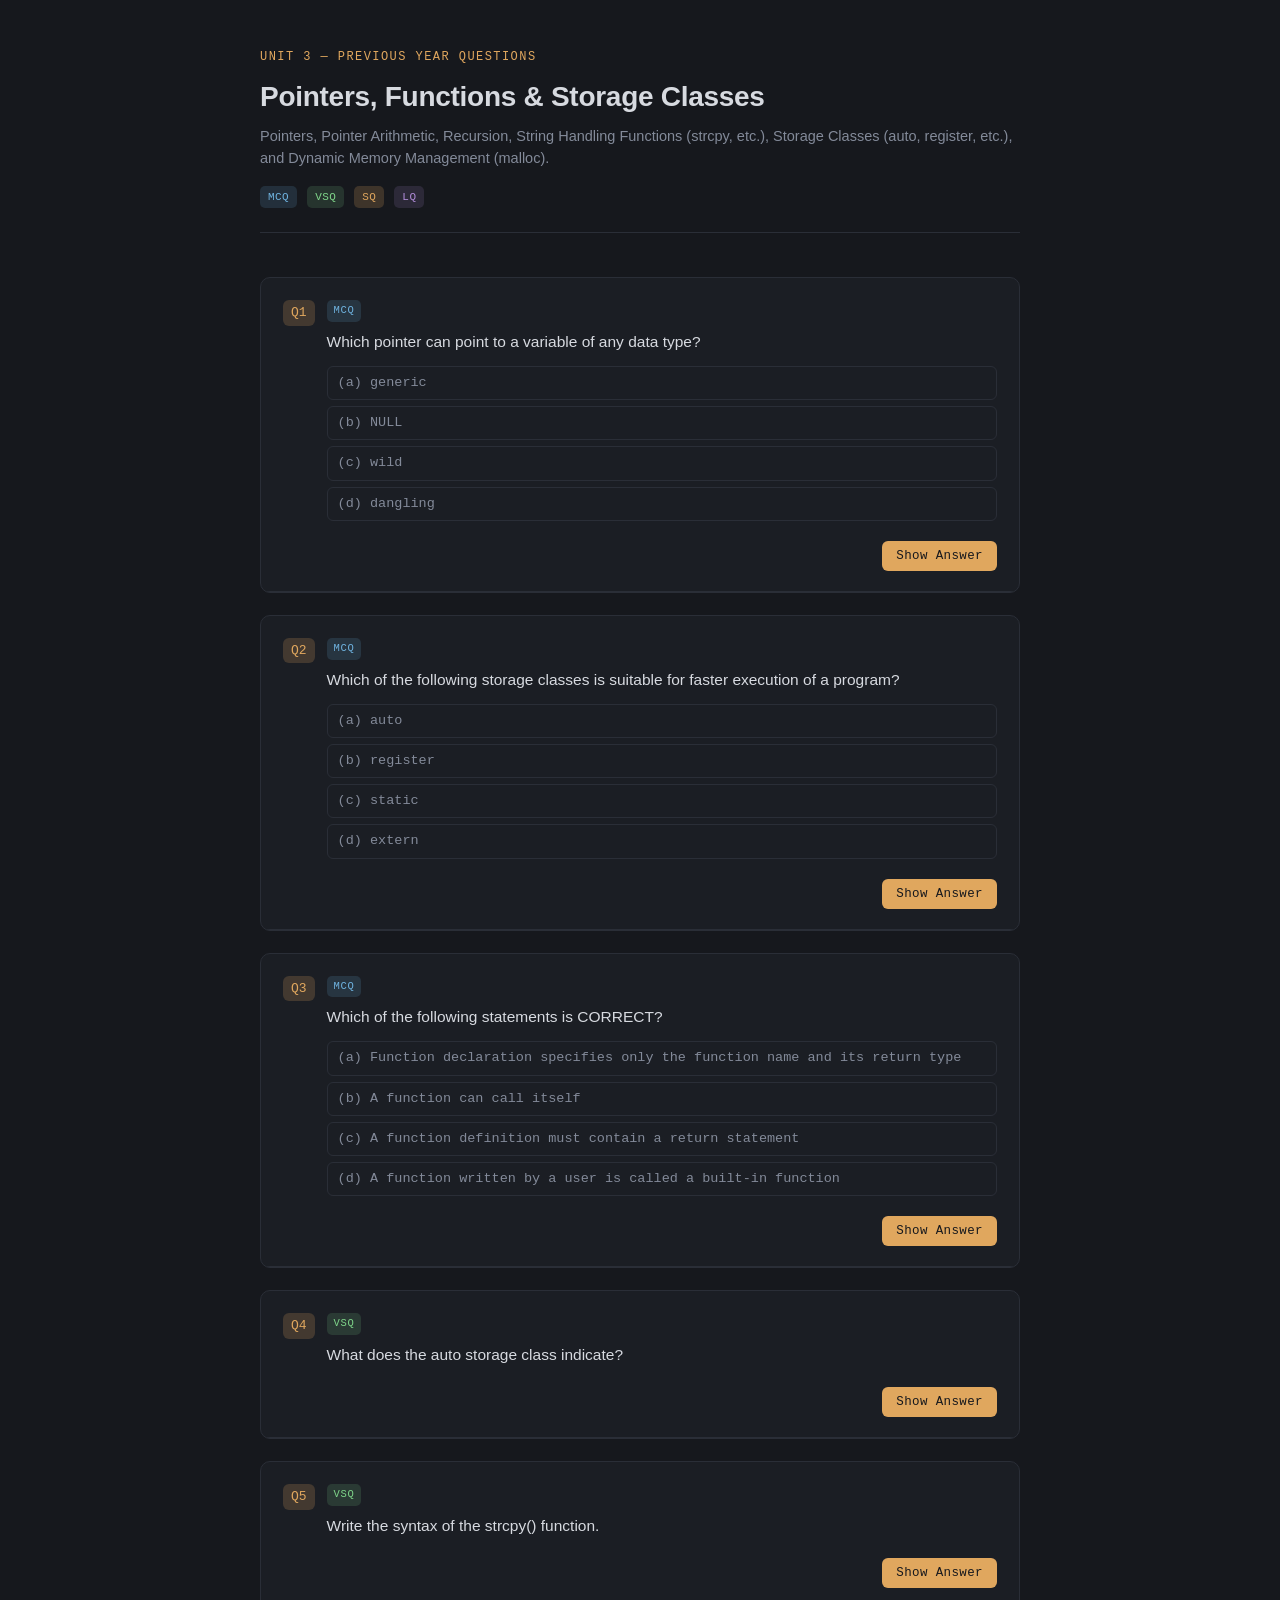
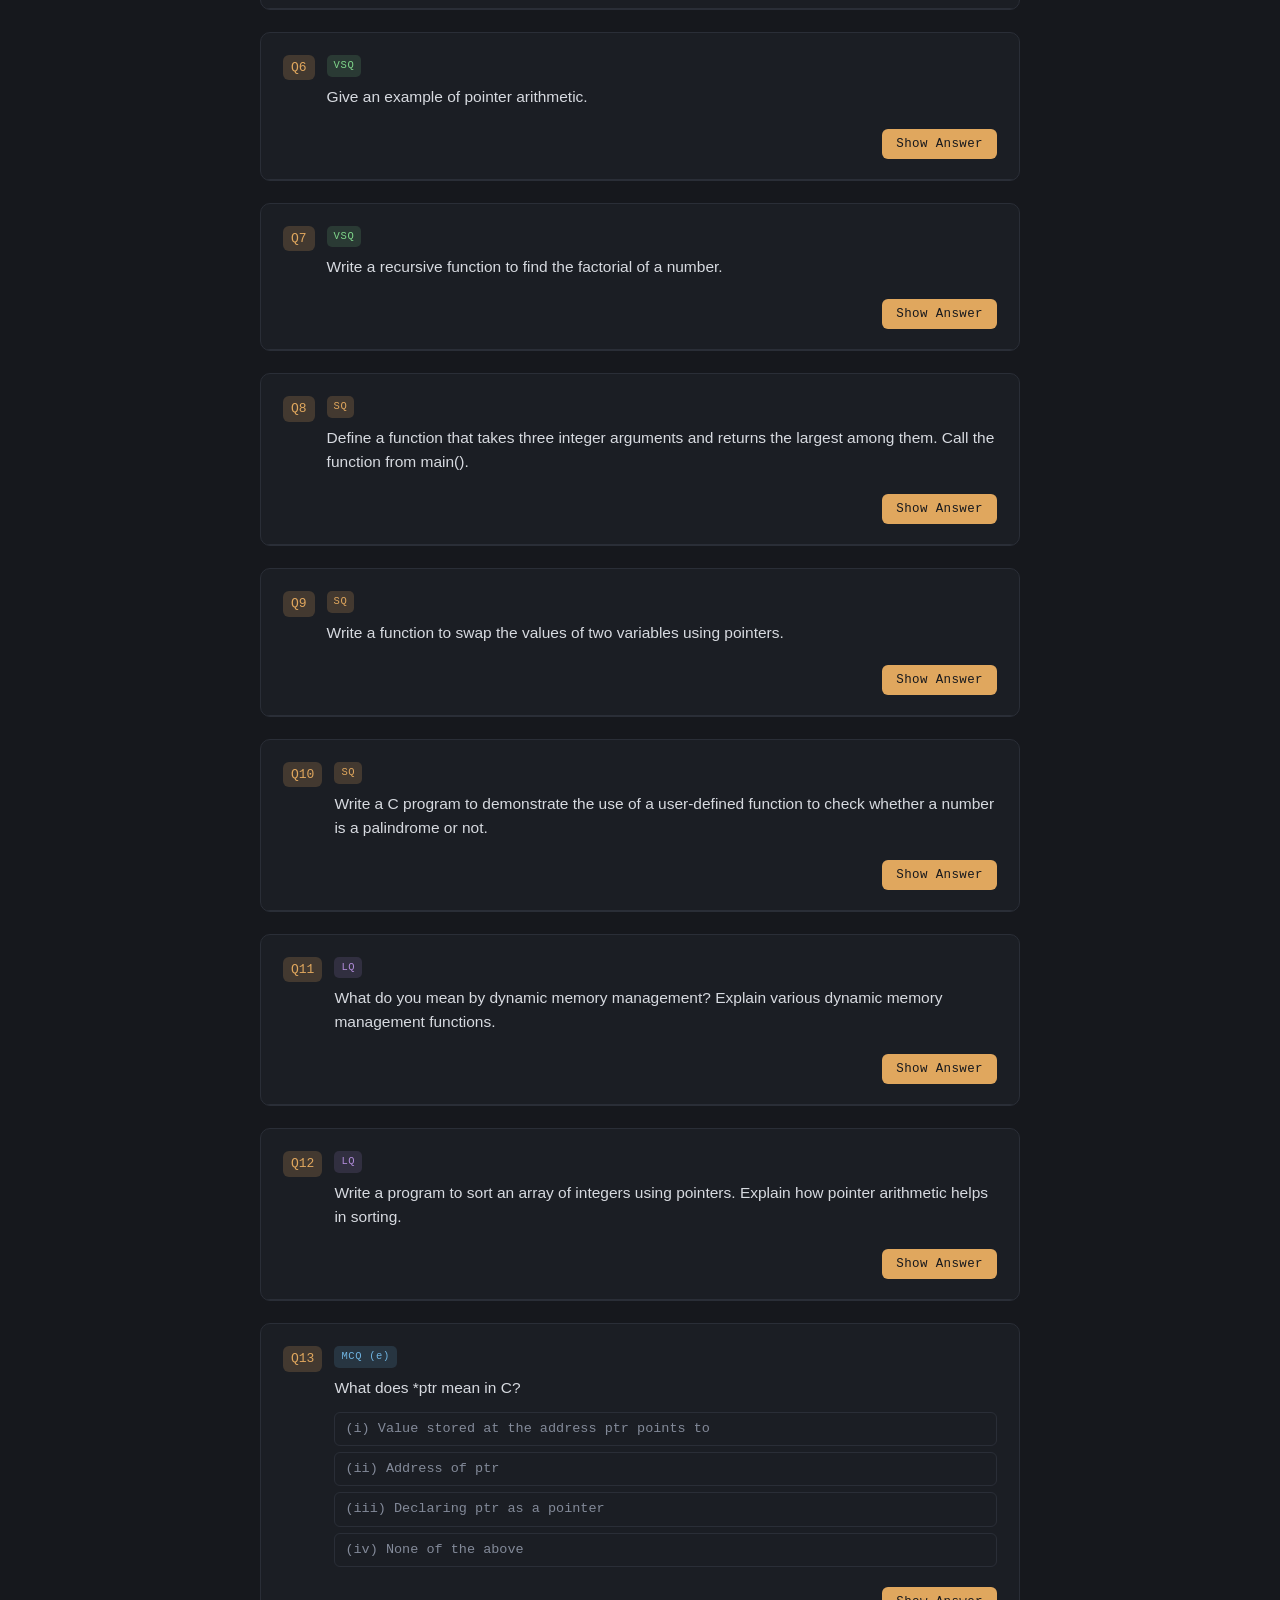
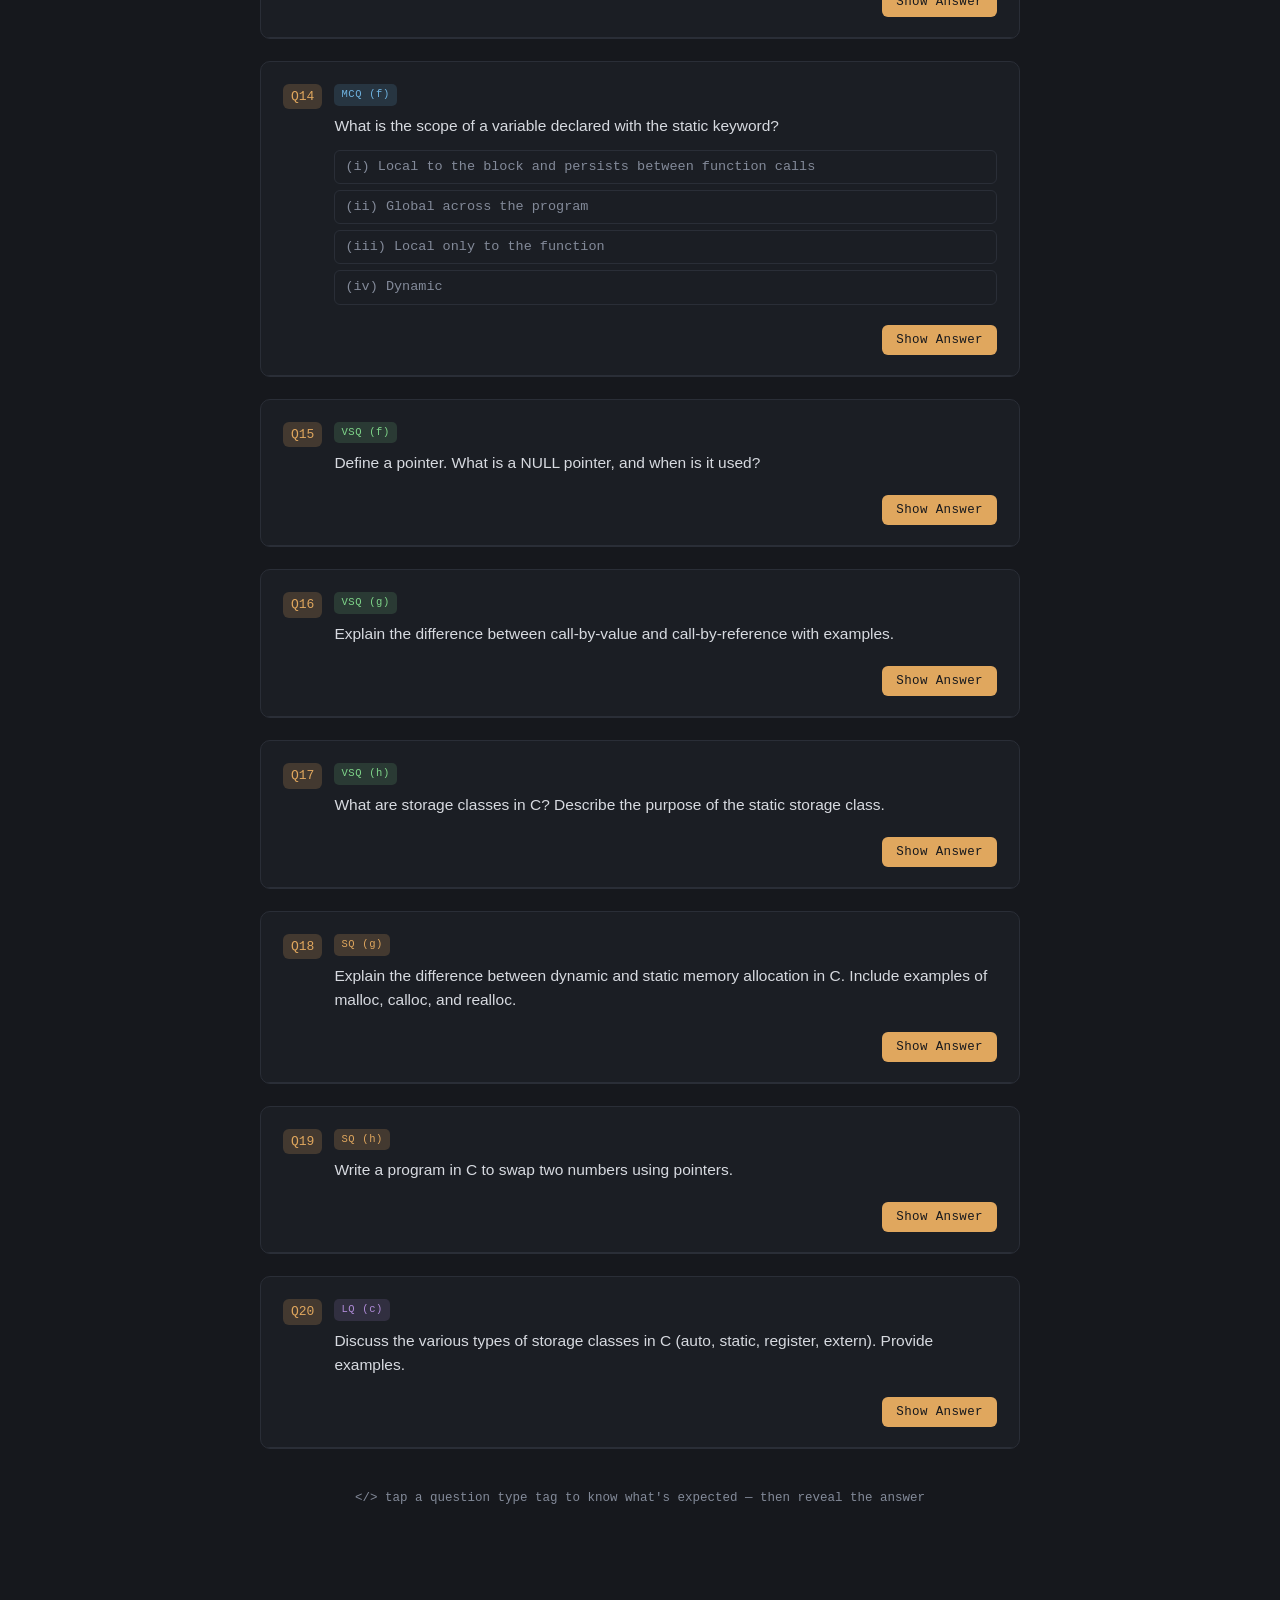
<file: pyq/unit3pyq.html>
<!DOCTYPE html>
<html lang="en">
<head>
<meta charset="UTF-8">
<meta name="viewport" content="width=device-width, initial-scale=1.0">
<title>Unit 3 PYQs — Pointers, Functions &amp; Storage Classes</title>
<link rel="stylesheet" href="pyq.css">
</head>
<body>
<div class="wrap">

  <header>
    <p class="eyebrow">Unit 3 — Previous Year Questions</p>
    <h1>Pointers, Functions &amp; Storage Classes</h1>
    <p>Pointers, Pointer Arithmetic, Recursion, String Handling Functions (strcpy, etc.), Storage Classes (auto, register, etc.), and Dynamic Memory Management (malloc).</p>
    <div class="legend">
      <span class="tag-mcq" style="background:var(--blue-soft);color:var(--blue);">MCQ</span>
      <span class="tag-vsq" style="background:var(--green-soft);color:var(--green);">VSQ</span>
      <span class="tag-sq" style="background:var(--accent-soft);color:var(--accent);">SQ</span>
      <span class="tag-lq" style="background:var(--purple-soft);color:var(--purple);">LQ</span>
    </div>
  </header>

  <!-- Q1 -->
  <div class="question">
    <div class="q-head">
      <span class="q-num">Q1</span>
      <div class="q-body">
        <div class="q-tags"><span class="tag tag-mcq">MCQ</span></div>
        <span class="q-text">Which pointer can point to a variable of any data type?</span>
        <ul class="options">
          <li>(a) generic</li>
          <li>(b) NULL</li>
          <li>(c) wild</li>
          <li>(d) dangling</li>
        </ul>
      </div>
    </div>
    <div class="q-footer">
      <button class="show-btn" data-target="a1">Show Answer</button>
    </div>
    <div class="answer" id="a1">
      <div class="answer-inner">
        <div class="correct-opt">✓ Correct option: (a) generic</div>
        <div class="answer-text">
          <p>A <b>generic pointer</b> (declared as <code>void *</code>) can point to a variable of any data type since it carries no type information of its own — it must be cast before dereferencing. A NULL pointer points to nothing, a wild pointer is uninitialized (points to a random location), and a dangling pointer points to memory that has already been freed.</p>
        </div>
      </div>
    </div>
  </div>

  <!-- Q2 -->
  <div class="question">
    <div class="q-head">
      <span class="q-num">Q2</span>
      <div class="q-body">
        <div class="q-tags"><span class="tag tag-mcq">MCQ</span></div>
        <span class="q-text">Which of the following storage classes is suitable for faster execution of a program?</span>
        <ul class="options">
          <li>(a) auto</li>
          <li>(b) register</li>
          <li>(c) static</li>
          <li>(d) extern</li>
        </ul>
      </div>
    </div>
    <div class="q-footer">
      <button class="show-btn" data-target="a2">Show Answer</button>
    </div>
    <div class="answer" id="a2">
      <div class="answer-inner">
        <div class="correct-opt">✓ Correct option: (b) register</div>
        <div class="answer-text">
          <p>The <code>register</code> storage class suggests storing a variable in a CPU register (when possible) rather than main memory, allowing much faster access — useful for variables like loop counters that are accessed frequently.</p>
        </div>
      </div>
    </div>
  </div>

  <!-- Q3 -->
  <div class="question">
    <div class="q-head">
      <span class="q-num">Q3</span>
      <div class="q-body">
        <div class="q-tags"><span class="tag tag-mcq">MCQ</span></div>
        <span class="q-text">Which of the following statements is CORRECT?</span>
        <ul class="options">
          <li>(a) Function declaration specifies only the function name and its return type</li>
          <li>(b) A function can call itself</li>
          <li>(c) A function definition must contain a return statement</li>
          <li>(d) A function written by a user is called a built-in function</li>
        </ul>
      </div>
    </div>
    <div class="q-footer">
      <button class="show-btn" data-target="a3">Show Answer</button>
    </div>
    <div class="answer" id="a3">
      <div class="answer-inner">
        <div class="correct-opt">✓ Correct option: (b) A function can call itself</div>
        <div class="answer-text">
          <p>This is <b>recursion</b> — a function calling itself is completely valid in C. The other statements are false: a function declaration (prototype) must also specify the parameter types, not just the name and return type; a <code>void</code> function need not contain a <code>return</code> statement; and a user-written function is a <i>user-defined</i> function, not a built-in one (built-in functions come from the standard library).</p>
        </div>
      </div>
    </div>
  </div>

  <!-- Q4 -->
  <div class="question">
    <div class="q-head">
      <span class="q-num">Q4</span>
      <div class="q-body">
        <div class="q-tags"><span class="tag tag-vsq">VSQ</span></div>
        <span class="q-text">What does the auto storage class indicate?</span>
      </div>
    </div>
    <div class="q-footer">
      <button class="show-btn" data-target="a4">Show Answer</button>
    </div>
    <div class="answer" id="a4">
      <div class="answer-inner">
        <div class="panel-label">Answer</div>
        <div class="answer-text">
          <p><code>auto</code> is the default storage class for local variables inside a function or block. Such variables are automatically created when the block is entered and automatically destroyed when it exits, and have local scope with an uninitialized default value. Writing <code>auto int x;</code> is equivalent to just writing <code>int x;</code> inside a function.</p>
        </div>
      </div>
    </div>
  </div>

  <!-- Q5 -->
  <div class="question">
    <div class="q-head">
      <span class="q-num">Q5</span>
      <div class="q-body">
        <div class="q-tags"><span class="tag tag-vsq">VSQ</span></div>
        <span class="q-text">Write the syntax of the strcpy() function.</span>
      </div>
    </div>
    <div class="q-footer">
      <button class="show-btn" data-target="a5">Show Answer</button>
    </div>
    <div class="answer" id="a5">
      <div class="answer-inner">
        <div class="panel-label">Answer</div>
        <pre class="code-block"><code><span class="tp">char</span> *<span class="fn">strcpy</span>(<span class="tp">char</span> *dest, <span class="kw">const</span> <span class="tp">char</span> *src);</code></pre>
        <div class="answer-text">
          <p><code>strcpy()</code> (declared in <code>string.h</code>) copies the string pointed to by <code>src</code>, including the null terminator, into the buffer pointed to by <code>dest</code>, and returns <code>dest</code>.</p>
        </div>
      </div>
    </div>
  </div>

  <!-- Q6 -->
  <div class="question">
    <div class="q-head">
      <span class="q-num">Q6</span>
      <div class="q-body">
        <div class="q-tags"><span class="tag tag-vsq">VSQ</span></div>
        <span class="q-text">Give an example of pointer arithmetic.</span>
      </div>
    </div>
    <div class="q-footer">
      <button class="show-btn" data-target="a6">Show Answer</button>
    </div>
    <div class="answer" id="a6">
      <div class="answer-inner">
        <div class="panel-label">Answer</div>
        <pre class="code-block"><code><span class="tp">int</span> arr[] = {<span class="str">10</span>, <span class="str">20</span>, <span class="str">30</span>};
<span class="tp">int</span> *p = arr;      <span class="cm">// p points to arr[0]</span>

p++;                <span class="cm">// p now points to arr[1] (address moves by sizeof(int))</span>
<span class="fn">printf</span>(<span class="str">"%d"</span>, *p);  <span class="cm">// prints 20</span></code></pre>
        <div class="answer-text">
          <p>When a pointer is incremented, it advances by the <i>size of the type it points to</i> (here, 4 bytes for <code>int</code>), not by 1 byte — this lets pointers move naturally element-by-element through an array.</p>
        </div>
      </div>
    </div>
  </div>

  <!-- Q7 -->
  <div class="question">
    <div class="q-head">
      <span class="q-num">Q7</span>
      <div class="q-body">
        <div class="q-tags"><span class="tag tag-vsq">VSQ</span></div>
        <span class="q-text">Write a recursive function to find the factorial of a number.</span>
      </div>
    </div>
    <div class="q-footer">
      <button class="show-btn" data-target="a7">Show Answer</button>
    </div>
    <div class="answer" id="a7">
      <div class="answer-inner">
        <div class="panel-label">Answer</div>
        <pre class="code-block"><code><span class="tp">int</span> <span class="fn">factorial</span>(<span class="tp">int</span> n) {
    <span class="kw">if</span> (n == <span class="str">0</span> || n == <span class="str">1</span>)
        <span class="kw">return</span> <span class="str">1</span>;         <span class="cm">// base case</span>
    <span class="kw">return</span> n * <span class="fn">factorial</span>(n - <span class="str">1</span>);  <span class="cm">// recursive case</span>
}</code></pre>
        <div class="answer-text">
          <p>The function keeps calling itself with a smaller value of <code>n</code> until it hits the base case (<code>n == 0</code> or <code>1</code>), then the results multiply back up the call stack.</p>
        </div>
      </div>
    </div>
  </div>

  <!-- Q8 -->
  <div class="question">
    <div class="q-head">
      <span class="q-num">Q8</span>
      <div class="q-body">
        <div class="q-tags"><span class="tag tag-sq">SQ</span></div>
        <span class="q-text">Define a function that takes three integer arguments and returns the largest among them. Call the function from main().</span>
      </div>
    </div>
    <div class="q-footer">
      <button class="show-btn" data-target="a8">Show Answer</button>
    </div>
    <div class="answer" id="a8">
      <div class="answer-inner">
        <div class="panel-label">Example Program</div>
        <pre class="code-block"><code><span class="cm">// Largest of three integers</span>
<span class="kw">#include</span> <span class="str">&lt;stdio.h&gt;</span>

<span class="tp">int</span> <span class="fn">largest</span>(<span class="tp">int</span> a, <span class="tp">int</span> b, <span class="tp">int</span> c) {
    <span class="tp">int</span> max = a;
    <span class="kw">if</span> (b &gt; max) max = b;
    <span class="kw">if</span> (c &gt; max) max = c;
    <span class="kw">return</span> max;
}

<span class="tp">int</span> <span class="fn">main</span>() {
    <span class="tp">int</span> x = <span class="str">15</span>, y = <span class="str">42</span>, z = <span class="str">7</span>;
    <span class="fn">printf</span>(<span class="str">"Largest = %d\n"</span>, <span class="fn">largest</span>(x, y, z));
    <span class="kw">return</span> <span class="str">0</span>;
}</code></pre>
        <div class="output-label">Output</div>
        <pre class="output-block">Largest = 42</pre>
      </div>
    </div>
  </div>

  <!-- Q9 -->
  <div class="question">
    <div class="q-head">
      <span class="q-num">Q9</span>
      <div class="q-body">
        <div class="q-tags"><span class="tag tag-sq">SQ</span></div>
        <span class="q-text">Write a function to swap the values of two variables using pointers.</span>
      </div>
    </div>
    <div class="q-footer">
      <button class="show-btn" data-target="a9">Show Answer</button>
    </div>
    <div class="answer" id="a9">
      <div class="answer-inner">
        <div class="panel-label">Example Program</div>
        <pre class="code-block"><code><span class="cm">// Swap using pointers (call-by-reference)</span>
<span class="kw">#include</span> <span class="str">&lt;stdio.h&gt;</span>

<span class="kw">void</span> <span class="fn">swap</span>(<span class="tp">int</span> *a, <span class="tp">int</span> *b) {
    <span class="tp">int</span> temp = *a;
    *a = *b;
    *b = temp;
}

<span class="tp">int</span> <span class="fn">main</span>() {
    <span class="tp">int</span> x = <span class="str">5</span>, y = <span class="str">10</span>;
    <span class="fn">swap</span>(&amp;x, &amp;y);
    <span class="fn">printf</span>(<span class="str">"x = %d, y = %d\n"</span>, x, y);
    <span class="kw">return</span> <span class="str">0</span>;
}</code></pre>
        <div class="output-label">Output</div>
        <pre class="output-block">x = 10, y = 5</pre>
      </div>
    </div>
  </div>

  <!-- Q10 -->
  <div class="question">
    <div class="q-head">
      <span class="q-num">Q10</span>
      <div class="q-body">
        <div class="q-tags"><span class="tag tag-sq">SQ</span></div>
        <span class="q-text">Write a C program to demonstrate the use of a user-defined function to check whether a number is a palindrome or not.</span>
      </div>
    </div>
    <div class="q-footer">
      <button class="show-btn" data-target="a10">Show Answer</button>
    </div>
    <div class="answer" id="a10">
      <div class="answer-inner">
        <div class="panel-label">Example Program</div>
        <pre class="code-block"><code><span class="cm">// Palindrome check using a user-defined function</span>
<span class="kw">#include</span> <span class="str">&lt;stdio.h&gt;</span>

<span class="tp">int</span> <span class="fn">isPalindrome</span>(<span class="tp">int</span> n) {
    <span class="tp">int</span> original = n, reversed = <span class="str">0</span>, digit;
    <span class="kw">while</span> (n &gt; <span class="str">0</span>) {
        digit = n % <span class="str">10</span>;
        reversed = reversed * <span class="str">10</span> + digit;
        n /= <span class="str">10</span>;
    }
    <span class="kw">return</span> (original == reversed);
}

<span class="tp">int</span> <span class="fn">main</span>() {
    <span class="tp">int</span> num = <span class="str">121</span>;
    <span class="kw">if</span> (<span class="fn">isPalindrome</span>(num))
        <span class="fn">printf</span>(<span class="str">"%d is a palindrome\n"</span>, num);
    <span class="kw">else</span>
        <span class="fn">printf</span>(<span class="str">"%d is not a palindrome\n"</span>, num);
    <span class="kw">return</span> <span class="str">0</span>;
}</code></pre>
        <div class="output-label">Output</div>
        <pre class="output-block">121 is a palindrome</pre>
      </div>
    </div>
  </div>

  <!-- Q11 -->
  <div class="question">
    <div class="q-head">
      <span class="q-num">Q11</span>
      <div class="q-body">
        <div class="q-tags"><span class="tag tag-lq">LQ</span></div>
        <span class="q-text">What do you mean by dynamic memory management? Explain various dynamic memory management functions.</span>
      </div>
    </div>
    <div class="q-footer">
      <button class="show-btn" data-target="a11">Show Answer</button>
    </div>
    <div class="answer" id="a11">
      <div class="answer-inner">
        <div class="panel-label">Answer</div>
        <div class="answer-text">
          <p><b>Dynamic memory management</b> is the allocation and deallocation of memory at run time (from the heap) rather than at compile time, allowing a program to request exactly the amount of memory it needs while it is running, and release it when no longer needed. It is essential when the required memory size isn't known in advance.</p>
          <ul>
            <li><code>malloc(size)</code> — allocates a block of <code>size</code> bytes with uninitialized (garbage) content, and returns a <code>void*</code> pointer to it (or NULL on failure).</li>
            <li><code>calloc(n, size)</code> — allocates memory for <code>n</code> elements of <code>size</code> bytes each, and initializes all bytes to zero.</li>
            <li><code>realloc(ptr, newSize)</code> — resizes a previously allocated block to <code>newSize</code>, preserving existing content as far as it fits.</li>
            <li><code>free(ptr)</code> — releases previously allocated memory back to the system, preventing memory leaks.</li>
          </ul>
        </div>
        <pre class="code-block"><code><span class="kw">#include</span> <span class="str">&lt;stdlib.h&gt;</span>

<span class="tp">int</span> *arr = (<span class="tp">int</span>*) <span class="fn">malloc</span>(<span class="str">5</span> * <span class="kw">sizeof</span>(<span class="tp">int</span>));
<span class="kw">if</span> (arr != <span class="tp">NULL</span>) {
    <span class="cm">// use arr[0..4]</span>
    <span class="fn">free</span>(arr);
}</code></pre>
      </div>
    </div>
  </div>

  <!-- Q12 -->
  <div class="question">
    <div class="q-head">
      <span class="q-num">Q12</span>
      <div class="q-body">
        <div class="q-tags"><span class="tag tag-lq">LQ</span></div>
        <span class="q-text">Write a program to sort an array of integers using pointers. Explain how pointer arithmetic helps in sorting.</span>
      </div>
    </div>
    <div class="q-footer">
      <button class="show-btn" data-target="a12">Show Answer</button>
    </div>
    <div class="answer" id="a12">
      <div class="answer-inner">
        <div class="panel-label">Answer</div>
        <div class="answer-text">
          <p>Since an array name decays to a pointer to its first element, and array elements are stored contiguously, a pointer can be advanced (<code>p+i</code>) to reach any element without using array-index syntax. This lets a sort compare and swap elements purely through pointer dereferencing and pointer arithmetic, which is often closer to how the compiler accesses memory and can be marginally faster.</p>
        </div>
        <div class="panel-label">Example Program (Bubble sort using pointers)</div>
        <pre class="code-block"><code><span class="kw">#include</span> <span class="str">&lt;stdio.h&gt;</span>

<span class="kw">void</span> <span class="fn">sortArray</span>(<span class="tp">int</span> *arr, <span class="tp">int</span> n) {
    <span class="tp">int</span> i, j, temp;
    <span class="kw">for</span> (i = <span class="str">0</span>; i &lt; n - <span class="str">1</span>; i++) {
        <span class="kw">for</span> (j = <span class="str">0</span>; j &lt; n - i - <span class="str">1</span>; j++) {
            <span class="kw">if</span> (*(arr + j) &gt; *(arr + j + <span class="str">1</span>)) {
                temp = *(arr + j);
                *(arr + j) = *(arr + j + <span class="str">1</span>);
                *(arr + j + <span class="str">1</span>) = temp;
            }
        }
    }
}

<span class="tp">int</span> <span class="fn">main</span>() {
    <span class="tp">int</span> nums[] = {<span class="str">5</span>, <span class="str">2</span>, <span class="str">9</span>, <span class="str">1</span>, <span class="str">7</span>};
    <span class="tp">int</span> n = <span class="str">5</span>, i;

    <span class="fn">sortArray</span>(nums, n);

    <span class="fn">printf</span>(<span class="str">"Sorted array: "</span>);
    <span class="kw">for</span> (i = <span class="str">0</span>; i &lt; n; i++)
        <span class="fn">printf</span>(<span class="str">"%d "</span>, *(nums + i));

    <span class="kw">return</span> <span class="str">0</span>;
}</code></pre>
        <div class="output-label">Output</div>
        <pre class="output-block">Sorted array: 1 2 5 7 9</pre>
      </div>
    </div>
  </div>

  <!-- Q13 -->
  <div class="question">
    <div class="q-head">
      <span class="q-num">Q13</span>
      <div class="q-body">
        <div class="q-tags"><span class="tag tag-mcq">MCQ (e)</span></div>
        <span class="q-text">What does *ptr mean in C?</span>
        <ul class="options">
          <li>(i) Value stored at the address ptr points to</li>
          <li>(ii) Address of ptr</li>
          <li>(iii) Declaring ptr as a pointer</li>
          <li>(iv) None of the above</li>
        </ul>
      </div>
    </div>
    <div class="q-footer">
      <button class="show-btn" data-target="a13">Show Answer</button>
    </div>
    <div class="answer" id="a13">
      <div class="answer-inner">
        <div class="correct-opt">✓ Correct option: (i) Value stored at the address ptr points to</div>
        <div class="answer-text">
          <p>When used on an already-declared pointer, <code>*</code> is the <b>dereference operator</b> — it accesses (reads or writes) the value at the memory address the pointer holds. (<code>*</code> only means "declare a pointer" when it appears in a type declaration like <code>int *ptr;</code>.)</p>
        </div>
      </div>
    </div>
  </div>

  <!-- Q14 -->
  <div class="question">
    <div class="q-head">
      <span class="q-num">Q14</span>
      <div class="q-body">
        <div class="q-tags"><span class="tag tag-mcq">MCQ (f)</span></div>
        <span class="q-text">What is the scope of a variable declared with the static keyword?</span>
        <ul class="options">
          <li>(i) Local to the block and persists between function calls</li>
          <li>(ii) Global across the program</li>
          <li>(iii) Local only to the function</li>
          <li>(iv) Dynamic</li>
        </ul>
      </div>
    </div>
    <div class="q-footer">
      <button class="show-btn" data-target="a14">Show Answer</button>
    </div>
    <div class="answer" id="a14">
      <div class="answer-inner">
        <div class="correct-opt">✓ Correct option: (i) Local to the block and persists between function calls</div>
        <div class="answer-text">
          <p>A <code>static</code> local variable keeps its scope restricted to the block it's declared in (like a normal local variable), but unlike <code>auto</code> variables, it retains its value between successive calls to the function because it's allocated for the lifetime of the program rather than the lifetime of the block.</p>
        </div>
      </div>
    </div>
  </div>

  <!-- Q15 -->
  <div class="question">
    <div class="q-head">
      <span class="q-num">Q15</span>
      <div class="q-body">
        <div class="q-tags"><span class="tag tag-vsq">VSQ (f)</span></div>
        <span class="q-text">Define a pointer. What is a NULL pointer, and when is it used?</span>
      </div>
    </div>
    <div class="q-footer">
      <button class="show-btn" data-target="a15">Show Answer</button>
    </div>
    <div class="answer" id="a15">
      <div class="answer-inner">
        <div class="panel-label">Answer</div>
        <div class="answer-text">
          <p>A <b>pointer</b> is a variable that stores the memory address of another variable, rather than a data value directly. It is declared using <code>*</code>, e.g. <code>int *p;</code>.</p>
          <p>A <b>NULL pointer</b> is a pointer explicitly assigned the value <code>NULL</code> (typically 0), meaning it points to no valid memory location. It is commonly used to initialize a pointer before it's assigned a real address, and to signal or check "no value" — for example, checking <code>if (ptr == NULL)</code> after a <code>malloc()</code> call to detect allocation failure.</p>
        </div>
      </div>
    </div>
  </div>

  <!-- Q16 -->
  <div class="question">
    <div class="q-head">
      <span class="q-num">Q16</span>
      <div class="q-body">
        <div class="q-tags"><span class="tag tag-vsq">VSQ (g)</span></div>
        <span class="q-text">Explain the difference between call-by-value and call-by-reference with examples.</span>
      </div>
    </div>
    <div class="q-footer">
      <button class="show-btn" data-target="a16">Show Answer</button>
    </div>
    <div class="answer" id="a16">
      <div class="answer-inner">
        <div class="panel-label">Answer</div>
        <div class="answer-text">
          <p>In <b>call-by-value</b>, a copy of the argument's value is passed to the function, so changes made inside the function do not affect the original variable. In <b>call-by-reference</b> (simulated in C using pointers), the address of the argument is passed, so the function can modify the original variable directly.</p>
        </div>
        <pre class="code-block"><code><span class="cm">// Call-by-value: original is unchanged</span>
<span class="kw">void</span> <span class="fn">modify</span>(<span class="tp">int</span> x) { x = <span class="str">100</span>; }

<span class="cm">// Call-by-reference: original is changed</span>
<span class="kw">void</span> <span class="fn">modifyRef</span>(<span class="tp">int</span> *x) { *x = <span class="str">100</span>; }

<span class="tp">int</span> a = <span class="str">5</span>;
<span class="fn">modify</span>(a);       <span class="cm">// a is still 5</span>
<span class="fn">modifyRef</span>(&amp;a);   <span class="cm">// a becomes 100</span></code></pre>
      </div>
    </div>
  </div>

  <!-- Q17 -->
  <div class="question">
    <div class="q-head">
      <span class="q-num">Q17</span>
      <div class="q-body">
        <div class="q-tags"><span class="tag tag-vsq">VSQ (h)</span></div>
        <span class="q-text">What are storage classes in C? Describe the purpose of the static storage class.</span>
      </div>
    </div>
    <div class="q-footer">
      <button class="show-btn" data-target="a17">Show Answer</button>
    </div>
    <div class="answer" id="a17">
      <div class="answer-inner">
        <div class="panel-label">Answer</div>
        <div class="answer-text">
          <p><b>Storage classes</b> in C determine a variable's scope (visibility), lifetime (how long it exists in memory), default initial value, and storage location. C provides four: <code>auto</code>, <code>register</code>, <code>static</code>, and <code>extern</code>.</p>
          <p>The <b>static</b> storage class makes a variable retain its value across function calls (for local variables) instead of being destroyed when the block ends, and, when applied to a global variable or function, restricts its visibility to the file it's declared in. It's commonly used for counters that must persist between calls, such as tracking how many times a function has been invoked.</p>
        </div>
      </div>
    </div>
  </div>

  <!-- Q18 -->
  <div class="question">
    <div class="q-head">
      <span class="q-num">Q18</span>
      <div class="q-body">
        <div class="q-tags"><span class="tag tag-sq">SQ (g)</span></div>
        <span class="q-text">Explain the difference between dynamic and static memory allocation in C. Include examples of malloc, calloc, and realloc.</span>
      </div>
    </div>
    <div class="q-footer">
      <button class="show-btn" data-target="a18">Show Answer</button>
    </div>
    <div class="answer" id="a18">
      <div class="answer-inner">
        <div class="panel-label">Answer</div>
        <div class="answer-text">
          <p><b>Static memory allocation</b> happens at compile time — the size and type of variables (e.g. <code>int arr[10];</code>) are fixed before the program runs, and memory is allocated on the stack. <b>Dynamic memory allocation</b> happens at run time — memory is requested from the heap as needed using library functions, and the size can be decided while the program is running.</p>
        </div>
        <pre class="code-block"><code><span class="kw">#include</span> <span class="str">&lt;stdlib.h&gt;</span>

<span class="cm">// malloc: allocates uninitialized memory</span>
<span class="tp">int</span> *a = (<span class="tp">int</span>*) <span class="fn">malloc</span>(<span class="str">5</span> * <span class="kw">sizeof</span>(<span class="tp">int</span>));

<span class="cm">// calloc: allocates and zero-initializes memory</span>
<span class="tp">int</span> *b = (<span class="tp">int</span>*) <span class="fn">calloc</span>(<span class="str">5</span>, <span class="kw">sizeof</span>(<span class="tp">int</span>));

<span class="cm">// realloc: resizes a previously allocated block</span>
b = (<span class="tp">int</span>*) <span class="fn">realloc</span>(b, <span class="str">10</span> * <span class="kw">sizeof</span>(<span class="tp">int</span>));

<span class="fn">free</span>(a);
<span class="fn">free</span>(b);</code></pre>
      </div>
    </div>
  </div>

  <!-- Q19 -->
  <div class="question">
    <div class="q-head">
      <span class="q-num">Q19</span>
      <div class="q-body">
        <div class="q-tags"><span class="tag tag-sq">SQ (h)</span></div>
        <span class="q-text">Write a program in C to swap two numbers using pointers.</span>
      </div>
    </div>
    <div class="q-footer">
      <button class="show-btn" data-target="a19">Show Answer</button>
    </div>
    <div class="answer" id="a19">
      <div class="answer-inner">
        <div class="panel-label">Example Program</div>
        <pre class="code-block"><code><span class="cm">// Swap two numbers entered by the user, using pointers</span>
<span class="kw">#include</span> <span class="str">&lt;stdio.h&gt;</span>

<span class="kw">void</span> <span class="fn">swap</span>(<span class="tp">int</span> *a, <span class="tp">int</span> *b) {
    <span class="tp">int</span> temp = *a;
    *a = *b;
    *b = temp;
}

<span class="tp">int</span> <span class="fn">main</span>() {
    <span class="tp">int</span> x, y;

    <span class="fn">printf</span>(<span class="str">"Enter two integers: "</span>);
    <span class="fn">scanf</span>(<span class="str">"%d %d"</span>, &amp;x, &amp;y);

    <span class="fn">swap</span>(&amp;x, &amp;y);

    <span class="fn">printf</span>(<span class="str">"After swap: x = %d, y = %d\n"</span>, x, y);

    <span class="kw">return</span> <span class="str">0</span>;
}</code></pre>
        <div class="output-label">Output (sample: 5 10)</div>
        <pre class="output-block">Enter two integers: 5 10
After swap: x = 10, y = 5</pre>
      </div>
    </div>
  </div>

  <!-- Q20 -->
  <div class="question">
    <div class="q-head">
      <span class="q-num">Q20</span>
      <div class="q-body">
        <div class="q-tags"><span class="tag tag-lq">LQ (c)</span></div>
        <span class="q-text">Discuss the various types of storage classes in C (auto, static, register, extern). Provide examples.</span>
      </div>
    </div>
    <div class="q-footer">
      <button class="show-btn" data-target="a20">Show Answer</button>
    </div>
    <div class="answer" id="a20">
      <div class="answer-inner">
        <div class="panel-label">Answer</div>
        <div class="answer-text">
          <ul>
            <li><b>auto:</b> the default storage class for local variables — scope is local to the block, lifetime lasts only while the block executes, and default value is garbage/undefined.</li>
            <li><b>register:</b> requests that a variable be stored in a CPU register for faster access (the compiler may ignore this if no register is available) — scope and lifetime are the same as <code>auto</code>, but the address-of operator (<code>&amp;</code>) cannot be used on it.</li>
            <li><b>static:</b> scope is local to the block (or file, for globals/functions), but lifetime extends across the entire program — the value persists between function calls, and default value is 0.</li>
            <li><b>extern:</b> declares a variable or function that is defined elsewhere (often in another file), giving it global scope and program lifetime without allocating new storage for it.</li>
          </ul>
        </div>
        <pre class="code-block"><code><span class="kw">void</span> <span class="fn">counter</span>() {
    <span class="kw">auto</span> <span class="tp">int</span> a = <span class="str">0</span>;      <span class="cm">// resets to 0 every call</span>
    <span class="kw">static</span> <span class="tp">int</span> b = <span class="str">0</span>;    <span class="cm">// retains value between calls</span>
    <span class="kw">register</span> <span class="tp">int</span> c;    <span class="cm">// requested to live in a CPU register</span>

    a++; b++;
    <span class="fn">printf</span>(<span class="str">"a = %d, b = %d\n"</span>, a, b);
}

<span class="cm">// in another file:</span>
<span class="kw">extern</span> <span class="tp">int</span> globalCount;  <span class="cm">// refers to a variable defined elsewhere</span></code></pre>
      </div>
    </div>
  </div>

  <footer>&lt;/&gt; tap a question type tag to know what's expected — then reveal the answer</footer>
</div>

<script>
  document.querySelectorAll('.show-btn').forEach(btn => {
    btn.addEventListener('click', () => {
      const panel = document.getElementById(btn.dataset.target);
      const isOpen = panel.classList.toggle('open');
      btn.textContent = isOpen ? 'Hide Answer' : 'Show Answer';
      btn.classList.toggle('is-open', isOpen);
    });
  });
</script>
</body>
</html>
</file>
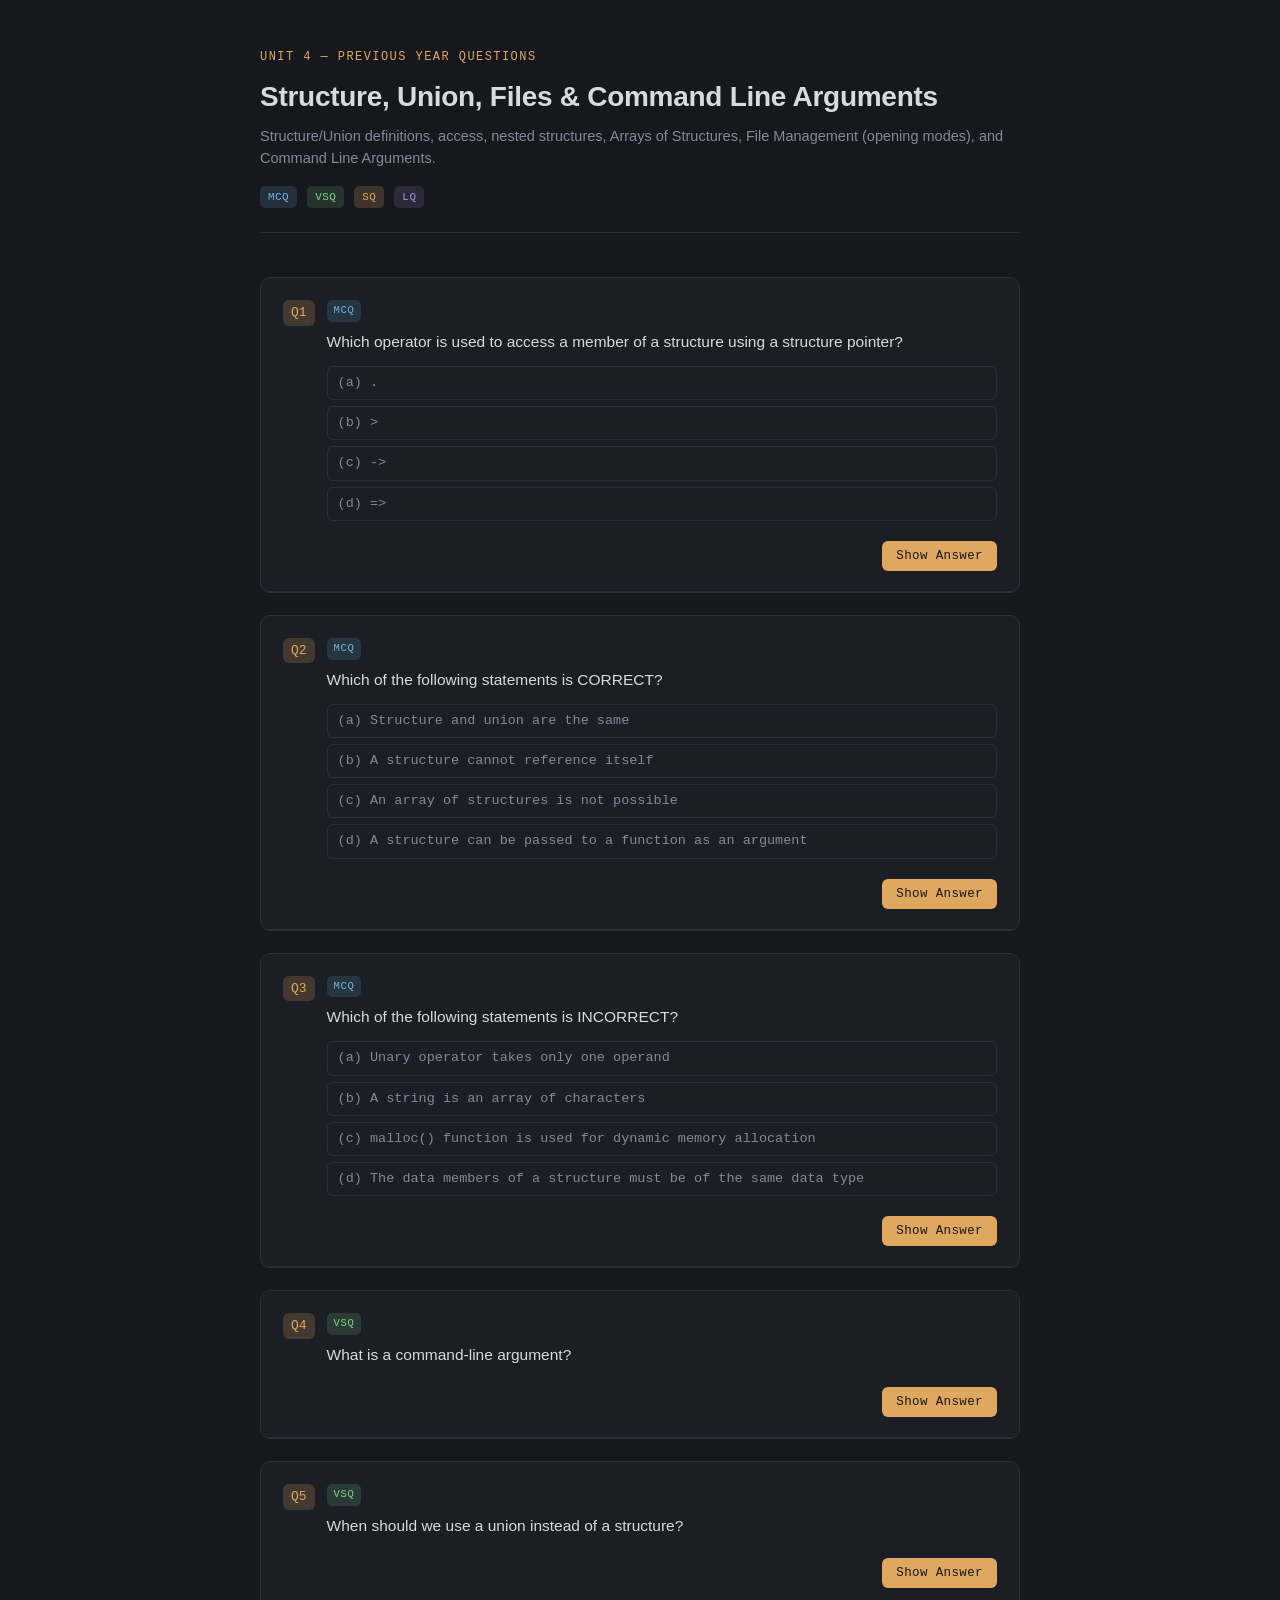
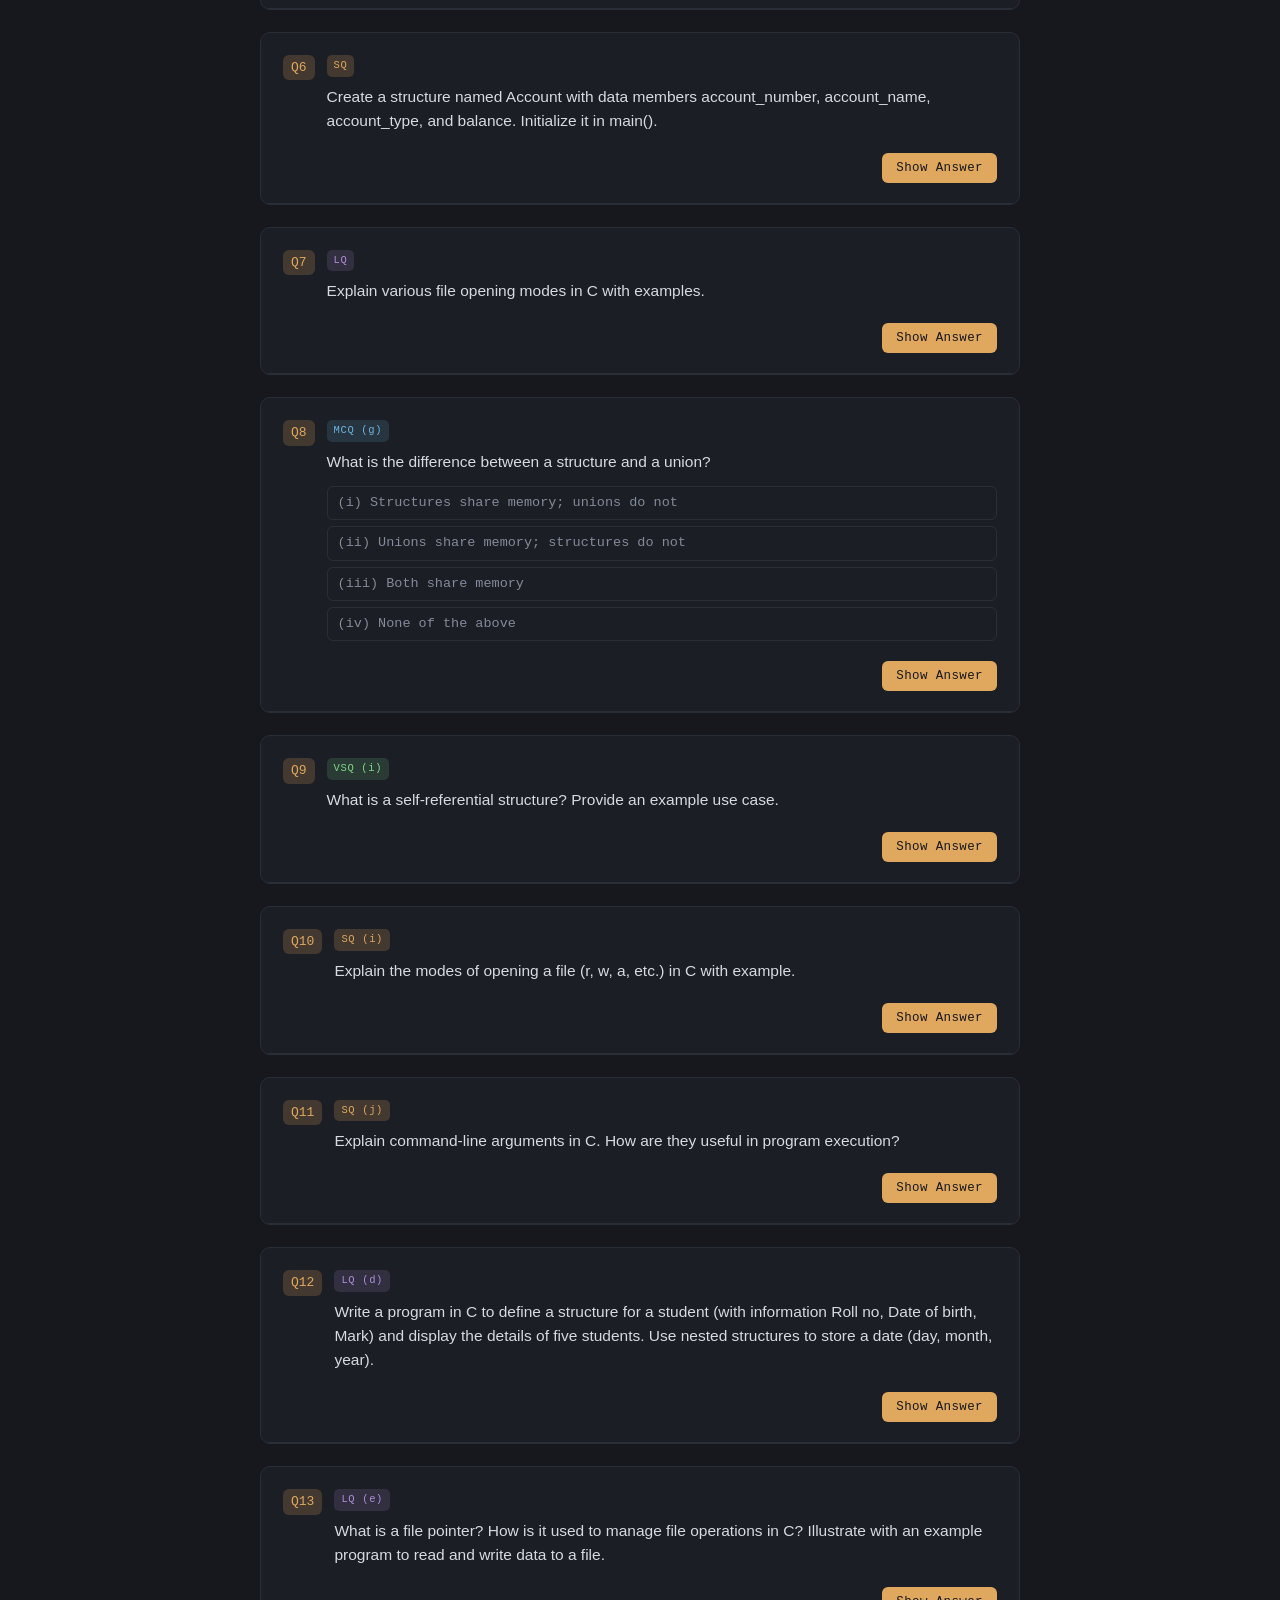
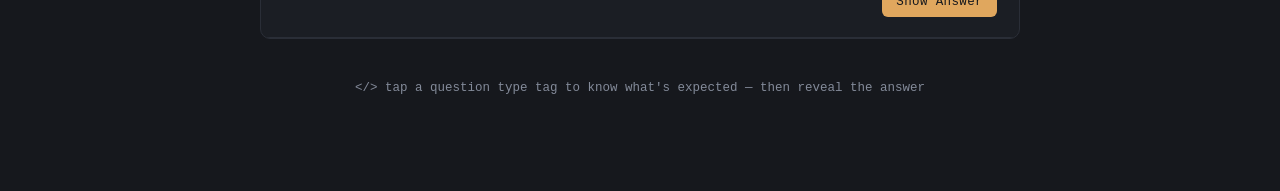
<file: pyq/unit4pyq.html>
<!DOCTYPE html>
<html lang="en">
<head>
<meta charset="UTF-8">
<meta name="viewport" content="width=device-width, initial-scale=1.0">
<title>Unit 4 PYQs — Structure, Union, Files &amp; Command Line Arguments</title>
<link rel="stylesheet" href="pyq.css">
</head>
<body>
<div class="wrap">

  <header>
    <p class="eyebrow">Unit 4 — Previous Year Questions</p>
    <h1>Structure, Union, Files &amp; Command Line Arguments</h1>
    <p>Structure/Union definitions, access, nested structures, Arrays of Structures, File Management (opening modes), and Command Line Arguments.</p>
    <div class="legend">
      <span class="tag-mcq" style="background:var(--blue-soft);color:var(--blue);">MCQ</span>
      <span class="tag-vsq" style="background:var(--green-soft);color:var(--green);">VSQ</span>
      <span class="tag-sq" style="background:var(--accent-soft);color:var(--accent);">SQ</span>
      <span class="tag-lq" style="background:var(--purple-soft);color:var(--purple);">LQ</span>
    </div>
  </header>

  <!-- Q1 -->
  <div class="question">
    <div class="q-head">
      <span class="q-num">Q1</span>
      <div class="q-body">
        <div class="q-tags"><span class="tag tag-mcq">MCQ</span></div>
        <span class="q-text">Which operator is used to access a member of a structure using a structure pointer?</span>
        <ul class="options">
          <li>(a) .</li>
          <li>(b) &gt;</li>
          <li>(c) -&gt;</li>
          <li>(d) =&gt;</li>
        </ul>
      </div>
    </div>
    <div class="q-footer">
      <button class="show-btn" data-target="a1">Show Answer</button>
    </div>
    <div class="answer" id="a1">
      <div class="answer-inner">
        <div class="correct-opt">✓ Correct option: (c) -&gt;</div>
        <div class="answer-text">
          <p>The arrow operator <code>-&gt;</code> is used to access a structure member through a pointer to that structure, e.g. <code>ptr-&gt;balance</code>. The dot operator <code>.</code> is used only when accessing a member directly on a structure variable (not a pointer).</p>
        </div>
      </div>
    </div>
  </div>

  <!-- Q2 -->
  <div class="question">
    <div class="q-head">
      <span class="q-num">Q2</span>
      <div class="q-body">
        <div class="q-tags"><span class="tag tag-mcq">MCQ</span></div>
        <span class="q-text">Which of the following statements is CORRECT?</span>
        <ul class="options">
          <li>(a) Structure and union are the same</li>
          <li>(b) A structure cannot reference itself</li>
          <li>(c) An array of structures is not possible</li>
          <li>(d) A structure can be passed to a function as an argument</li>
        </ul>
      </div>
    </div>
    <div class="q-footer">
      <button class="show-btn" data-target="a2">Show Answer</button>
    </div>
    <div class="answer" id="a2">
      <div class="answer-inner">
        <div class="correct-opt">✓ Correct option: (d) A structure can be passed to a function as an argument</div>
        <div class="answer-text">
          <p>Structures can be passed to functions by value or by reference (pointer), just like other data types. The other statements are false: structures and unions differ in memory layout (structures allocate space for every member, unions share one space); a structure <i>can</i> reference itself indirectly via a pointer (self-referential structure); and arrays of structures are commonly used (e.g. <code>struct Student list[50];</code>).</p>
        </div>
      </div>
    </div>
  </div>

  <!-- Q3 -->
  <div class="question">
    <div class="q-head">
      <span class="q-num">Q3</span>
      <div class="q-body">
        <div class="q-tags"><span class="tag tag-mcq">MCQ</span></div>
        <span class="q-text">Which of the following statements is INCORRECT?</span>
        <ul class="options">
          <li>(a) Unary operator takes only one operand</li>
          <li>(b) A string is an array of characters</li>
          <li>(c) malloc() function is used for dynamic memory allocation</li>
          <li>(d) The data members of a structure must be of the same data type</li>
        </ul>
      </div>
    </div>
    <div class="q-footer">
      <button class="show-btn" data-target="a3">Show Answer</button>
    </div>
    <div class="answer" id="a3">
      <div class="answer-inner">
        <div class="correct-opt">✓ Correct option: (d) The data members of a structure must be of the same data type</div>
        <div class="answer-text">
          <p>This is false — a key feature of structures is that they can group members of <i>different</i> data types together (e.g. an <code>int</code>, a <code>char</code> array, and a <code>float</code> in the same structure). Statements (a), (b), and (c) are all true.</p>
        </div>
      </div>
    </div>
  </div>

  <!-- Q4 -->
  <div class="question">
    <div class="q-head">
      <span class="q-num">Q4</span>
      <div class="q-body">
        <div class="q-tags"><span class="tag tag-vsq">VSQ</span></div>
        <span class="q-text">What is a command-line argument?</span>
      </div>
    </div>
    <div class="q-footer">
      <button class="show-btn" data-target="a4">Show Answer</button>
    </div>
    <div class="answer" id="a4">
      <div class="answer-inner">
        <div class="panel-label">Answer</div>
        <div class="answer-text">
          <p>A command-line argument is a value passed to a C program at the time it is executed from the command line, rather than entered interactively while the program runs. These arguments are received by <code>main()</code> through the parameters <code>int argc</code> (argument count) and <code>char *argv[]</code> (argument values, as strings), e.g. running <code>./program hello 5</code> passes <code>"hello"</code> and <code>"5"</code> as arguments.</p>
        </div>
      </div>
    </div>
  </div>

  <!-- Q5 -->
  <div class="question">
    <div class="q-head">
      <span class="q-num">Q5</span>
      <div class="q-body">
        <div class="q-tags"><span class="tag tag-vsq">VSQ</span></div>
        <span class="q-text">When should we use a union instead of a structure?</span>
      </div>
    </div>
    <div class="q-footer">
      <button class="show-btn" data-target="a5">Show Answer</button>
    </div>
    <div class="answer" id="a5">
      <div class="answer-inner">
        <div class="panel-label">Answer</div>
        <div class="answer-text">
          <p>A union should be used when only one of several possible members needs to be stored and accessed <i>at a time</i>, and memory is a concern — all members of a union share the same memory location, so its size equals that of its largest member rather than the sum of all members. This is useful for representing variant data (e.g. a value that could be an <code>int</code>, <code>float</code>, or <code>char</code> depending on context) without wasting memory on unused fields, unlike a structure which allocates separate space for every member.</p>
        </div>
      </div>
    </div>
  </div>

  <!-- Q6 -->
  <div class="question">
    <div class="q-head">
      <span class="q-num">Q6</span>
      <div class="q-body">
        <div class="q-tags"><span class="tag tag-sq">SQ</span></div>
        <span class="q-text">Create a structure named Account with data members account_number, account_name, account_type, and balance. Initialize it in main().</span>
      </div>
    </div>
    <div class="q-footer">
      <button class="show-btn" data-target="a6">Show Answer</button>
    </div>
    <div class="answer" id="a6">
      <div class="answer-inner">
        <div class="panel-label">Example Program</div>
        <pre class="code-block"><code><span class="cm">// Account structure</span>
<span class="kw">#include</span> <span class="str">&lt;stdio.h&gt;</span>

<span class="kw">struct</span> Account {
    <span class="tp">int</span> account_number;
    <span class="tp">char</span> account_name[<span class="str">50</span>];
    <span class="tp">char</span> account_type[<span class="str">20</span>];
    <span class="tp">float</span> balance;
};

<span class="tp">int</span> <span class="fn">main</span>() {
    <span class="kw">struct</span> Account acc = {<span class="str">10234</span>, <span class="str">"Rahul Sharma"</span>, <span class="str">"Savings"</span>, <span class="str">25000.50</span>};

    <span class="fn">printf</span>(<span class="str">"Account Number: %d\n"</span>, acc.account_number);
    <span class="fn">printf</span>(<span class="str">"Account Name: %s\n"</span>, acc.account_name);
    <span class="fn">printf</span>(<span class="str">"Account Type: %s\n"</span>, acc.account_type);
    <span class="fn">printf</span>(<span class="str">"Balance: %.2f\n"</span>, acc.balance);

    <span class="kw">return</span> <span class="str">0</span>;
}</code></pre>
        <div class="output-label">Output</div>
        <pre class="output-block">Account Number: 10234
Account Name: Rahul Sharma
Account Type: Savings
Balance: 25000.50</pre>
      </div>
    </div>
  </div>

  <!-- Q7 -->
  <div class="question">
    <div class="q-head">
      <span class="q-num">Q7</span>
      <div class="q-body">
        <div class="q-tags"><span class="tag tag-lq">LQ</span></div>
        <span class="q-text">Explain various file opening modes in C with examples.</span>
      </div>
    </div>
    <div class="q-footer">
      <button class="show-btn" data-target="a7">Show Answer</button>
    </div>
    <div class="answer" id="a7">
      <div class="answer-inner">
        <div class="panel-label">Answer</div>
        <div class="answer-text">
          <p>File modes are specified as the second argument to <code>fopen()</code> and control how the file is accessed:</p>
          <table>
            <tr><th>Mode</th><th>Meaning</th></tr>
            <tr><td><code>"r"</code></td><td>Open an existing file for reading only; fails if the file doesn't exist.</td></tr>
            <tr><td><code>"w"</code></td><td>Open for writing; creates a new file, or truncates (erases) an existing one.</td></tr>
            <tr><td><code>"a"</code></td><td>Open for appending; creates the file if it doesn't exist, writes are added at the end.</td></tr>
            <tr><td><code>"r+"</code></td><td>Open an existing file for both reading and writing.</td></tr>
            <tr><td><code>"w+"</code></td><td>Open for reading and writing; creates a new file or truncates an existing one.</td></tr>
            <tr><td><code>"a+"</code></td><td>Open for reading and appending; creates the file if needed.</td></tr>
            <tr><td><code>"rb"/"wb"/"ab"</code></td><td>Same as above but in binary mode instead of text mode.</td></tr>
          </table>
        </div>
        <pre class="code-block"><code><span class="tp">FILE</span> *fp = <span class="fn">fopen</span>(<span class="str">"data.txt"</span>, <span class="str">"w"</span>);
<span class="kw">if</span> (fp != <span class="tp">NULL</span>) {
    <span class="fn">fprintf</span>(fp, <span class="str">"Hello, file!\n"</span>);
    <span class="fn">fclose</span>(fp);
}</code></pre>
      </div>
    </div>
  </div>

  <!-- Q8 -->
  <div class="question">
    <div class="q-head">
      <span class="q-num">Q8</span>
      <div class="q-body">
        <div class="q-tags"><span class="tag tag-mcq">MCQ (g)</span></div>
        <span class="q-text">What is the difference between a structure and a union?</span>
        <ul class="options">
          <li>(i) Structures share memory; unions do not</li>
          <li>(ii) Unions share memory; structures do not</li>
          <li>(iii) Both share memory</li>
          <li>(iv) None of the above</li>
        </ul>
      </div>
    </div>
    <div class="q-footer">
      <button class="show-btn" data-target="a8">Show Answer</button>
    </div>
    <div class="answer" id="a8">
      <div class="answer-inner">
        <div class="correct-opt">✓ Correct option: (ii) Unions share memory; structures do not</div>
        <div class="answer-text">
          <p>All members of a <code>union</code> occupy the <i>same</i> memory location (so the union's size equals that of its largest member), meaning only one member holds a valid value at a time. A <code>struct</code> allocates separate memory for each member, so the total size is roughly the sum of all its members' sizes.</p>
        </div>
      </div>
    </div>
  </div>

  <!-- Q9 -->
  <div class="question">
    <div class="q-head">
      <span class="q-num">Q9</span>
      <div class="q-body">
        <div class="q-tags"><span class="tag tag-vsq">VSQ (i)</span></div>
        <span class="q-text">What is a self-referential structure? Provide an example use case.</span>
      </div>
    </div>
    <div class="q-footer">
      <button class="show-btn" data-target="a9">Show Answer</button>
    </div>
    <div class="answer" id="a9">
      <div class="answer-inner">
        <div class="panel-label">Answer</div>
        <pre class="code-block"><code><span class="kw">struct</span> Node {
    <span class="tp">int</span> data;
    <span class="kw">struct</span> Node *next;  <span class="cm">// pointer to another Node</span>
};</code></pre>
        <div class="answer-text">
          <p>A <b>self-referential structure</b> is a structure that contains a pointer to another instance of the same structure type. A structure cannot directly contain a member of its own type (that would require infinite memory), but it can hold a <i>pointer</i> to one, since a pointer has a fixed, known size.</p>
          <p>This is the foundation for building dynamic linked data structures such as linked lists, stacks, queues, and trees, where each node needs to reference the next (or child) node.</p>
        </div>
      </div>
    </div>
  </div>

  <!-- Q10 -->
  <div class="question">
    <div class="q-head">
      <span class="q-num">Q10</span>
      <div class="q-body">
        <div class="q-tags"><span class="tag tag-sq">SQ (i)</span></div>
        <span class="q-text">Explain the modes of opening a file (r, w, a, etc.) in C with example.</span>
      </div>
    </div>
    <div class="q-footer">
      <button class="show-btn" data-target="a10">Show Answer</button>
    </div>
    <div class="answer" id="a10">
      <div class="answer-inner">
        <div class="panel-label">Answer</div>
        <div class="answer-text">
          <ul>
            <li><code>"r"</code> — read only; the file must already exist.</li>
            <li><code>"w"</code> — write only; creates a new file or erases the contents of an existing one.</li>
            <li><code>"a"</code> — append; writes are added to the end of the file, creating it if it doesn't exist.</li>
            <li><code>"r+"</code>, <code>"w+"</code>, <code>"a+"</code> — the "+" variants allow both reading and writing, differing in whether the file must exist and whether it's truncated.</li>
          </ul>
        </div>
        <pre class="code-block"><code><span class="kw">#include</span> <span class="str">&lt;stdio.h&gt;</span>

<span class="tp">int</span> <span class="fn">main</span>() {
    <span class="tp">FILE</span> *fp = <span class="fn">fopen</span>(<span class="str">"notes.txt"</span>, <span class="str">"a"</span>);  <span class="cm">// append mode</span>
    <span class="kw">if</span> (fp == <span class="tp">NULL</span>) {
        <span class="fn">printf</span>(<span class="str">"Error opening file\n"</span>);
        <span class="kw">return</span> <span class="str">1</span>;
    }
    <span class="fn">fprintf</span>(fp, <span class="str">"New entry added.\n"</span>);
    <span class="fn">fclose</span>(fp);
    <span class="kw">return</span> <span class="str">0</span>;
}</code></pre>
      </div>
    </div>
  </div>

  <!-- Q11 -->
  <div class="question">
    <div class="q-head">
      <span class="q-num">Q11</span>
      <div class="q-body">
        <div class="q-tags"><span class="tag tag-sq">SQ (j)</span></div>
        <span class="q-text">Explain command-line arguments in C. How are they useful in program execution?</span>
      </div>
    </div>
    <div class="q-footer">
      <button class="show-btn" data-target="a11">Show Answer</button>
    </div>
    <div class="answer" id="a11">
      <div class="answer-inner">
        <div class="panel-label">Answer</div>
        <div class="answer-text">
          <p>Command-line arguments let a user supply input to a C program at the moment it is launched, via the terminal, instead of the program prompting for input interactively. They are received through two special parameters of <code>main()</code>: <code>argc</code> (the count of arguments, including the program name) and <code>argv[]</code> (an array of strings holding each argument, with <code>argv[0]</code> being the program's name).</p>
          <p>They are useful for automating and scripting program execution — e.g. specifying an input filename, a mode flag, or configuration values directly when running the program (<code>./sort data.txt -desc</code>) without needing interactive prompts.</p>
        </div>
        <pre class="code-block"><code><span class="kw">#include</span> <span class="str">&lt;stdio.h&gt;</span>

<span class="tp">int</span> <span class="fn">main</span>(<span class="tp">int</span> argc, <span class="tp">char</span> *argv[]) {
    <span class="tp">int</span> i;
    <span class="fn">printf</span>(<span class="str">"Number of arguments: %d\n"</span>, argc);
    <span class="kw">for</span> (i = <span class="str">0</span>; i &lt; argc; i++)
        <span class="fn">printf</span>(<span class="str">"argv[%d] = %s\n"</span>, i, argv[i]);
    <span class="kw">return</span> <span class="str">0</span>;
}</code></pre>
      </div>
    </div>
  </div>

  <!-- Q12 -->
  <div class="question">
    <div class="q-head">
      <span class="q-num">Q12</span>
      <div class="q-body">
        <div class="q-tags"><span class="tag tag-lq">LQ (d)</span></div>
        <span class="q-text">Write a program in C to define a structure for a student (with information Roll no, Date of birth, Mark) and display the details of five students. Use nested structures to store a date (day, month, year).</span>
      </div>
    </div>
    <div class="q-footer">
      <button class="show-btn" data-target="a12">Show Answer</button>
    </div>
    <div class="answer" id="a12">
      <div class="answer-inner">
        <div class="panel-label">Example Program</div>
        <pre class="code-block"><code><span class="cm">// Student records with a nested Date structure</span>
<span class="kw">#include</span> <span class="str">&lt;stdio.h&gt;</span>

<span class="kw">struct</span> Date {
    <span class="tp">int</span> day, month, year;
};

<span class="kw">struct</span> Student {
    <span class="tp">int</span> rollNo;
    <span class="kw">struct</span> Date dob;   <span class="cm">// nested structure</span>
    <span class="tp">float</span> marks;
};

<span class="tp">int</span> <span class="fn">main</span>() {
    <span class="kw">struct</span> Student students[<span class="str">5</span>] = {
        {<span class="str">1</span>, {<span class="str">12</span>, <span class="str">5</span>, <span class="str">2004</span>}, <span class="str">88.5</span>},
        {<span class="str">2</span>, {<span class="str">23</span>, <span class="str">8</span>, <span class="str">2003</span>}, <span class="str">76.0</span>},
        {<span class="str">3</span>, {<span class="str">4</span>, <span class="str">11</span>, <span class="str">2004</span>}, <span class="str">92.3</span>},
        {<span class="str">4</span>, {<span class="str">30</span>, <span class="str">1</span>, <span class="str">2005</span>}, <span class="str">64.8</span>},
        {<span class="str">5</span>, {<span class="str">17</span>, <span class="str">7</span>, <span class="str">2003</span>}, <span class="str">81.1</span>}
    };
    <span class="tp">int</span> i;

    <span class="kw">for</span> (i = <span class="str">0</span>; i &lt; <span class="str">5</span>; i++) {
        <span class="fn">printf</span>(<span class="str">"Roll No: %d | DOB: %02d-%02d-%d | Marks: %.1f\n"</span>,
               students[i].rollNo,
               students[i].dob.day, students[i].dob.month, students[i].dob.year,
               students[i].marks);
    }

    <span class="kw">return</span> <span class="str">0</span>;
}</code></pre>
        <div class="output-label">Output</div>
        <pre class="output-block">Roll No: 1 | DOB: 12-05-2004 | Marks: 88.5
Roll No: 2 | DOB: 23-08-2003 | Marks: 76.0
Roll No: 3 | DOB: 04-11-2004 | Marks: 92.3
Roll No: 4 | DOB: 30-01-2005 | Marks: 64.8
Roll No: 5 | DOB: 17-07-2003 | Marks: 81.1</pre>
      </div>
    </div>
  </div>

  <!-- Q13 -->
  <div class="question">
    <div class="q-head">
      <span class="q-num">Q13</span>
      <div class="q-body">
        <div class="q-tags"><span class="tag tag-lq">LQ (e)</span></div>
        <span class="q-text">What is a file pointer? How is it used to manage file operations in C? Illustrate with an example program to read and write data to a file.</span>
      </div>
    </div>
    <div class="q-footer">
      <button class="show-btn" data-target="a13">Show Answer</button>
    </div>
    <div class="answer" id="a13">
      <div class="answer-inner">
        <div class="panel-label">Answer</div>
        <div class="answer-text">
          <p>A <b>file pointer</b> is a pointer of type <code>FILE *</code> (defined in <code>stdio.h</code>) that holds information about an opened file — such as its current read/write position, buffering, and error status. It is obtained by calling <code>fopen()</code> and is passed to nearly every file-handling function (<code>fprintf</code>, <code>fscanf</code>, <code>fread</code>, <code>fwrite</code>, <code>fclose</code>, etc.) so they know which file to operate on. When file operations are finished, <code>fclose()</code> releases the file pointer and flushes any buffered data to disk.</p>
        </div>
        <pre class="code-block"><code><span class="cm">// Write to a file, then read it back</span>
<span class="kw">#include</span> <span class="str">&lt;stdio.h&gt;</span>

<span class="tp">int</span> <span class="fn">main</span>() {
    <span class="tp">FILE</span> *fp;
    <span class="tp">char</span> line[<span class="str">100</span>];

    <span class="cm">// Writing to the file</span>
    fp = <span class="fn">fopen</span>(<span class="str">"greet.txt"</span>, <span class="str">"w"</span>);
    <span class="kw">if</span> (fp == <span class="tp">NULL</span>) {
        <span class="fn">printf</span>(<span class="str">"Could not open file for writing\n"</span>);
        <span class="kw">return</span> <span class="str">1</span>;
    }
    <span class="fn">fprintf</span>(fp, <span class="str">"Hello from C file handling!\n"</span>);
    <span class="fn">fclose</span>(fp);

    <span class="cm">// Reading the file back</span>
    fp = <span class="fn">fopen</span>(<span class="str">"greet.txt"</span>, <span class="str">"r"</span>);
    <span class="kw">if</span> (fp == <span class="tp">NULL</span>) {
        <span class="fn">printf</span>(<span class="str">"Could not open file for reading\n"</span>);
        <span class="kw">return</span> <span class="str">1</span>;
    }
    <span class="kw">while</span> (<span class="fn">fgets</span>(line, <span class="kw">sizeof</span>(line), fp) != <span class="tp">NULL</span>)
        <span class="fn">printf</span>(<span class="str">"%s"</span>, line);
    <span class="fn">fclose</span>(fp);

    <span class="kw">return</span> <span class="str">0</span>;
}</code></pre>
        <div class="output-label">Output</div>
        <pre class="output-block">Hello from C file handling!</pre>
      </div>
    </div>
  </div>

  <footer>&lt;/&gt; tap a question type tag to know what's expected — then reveal the answer</footer>
</div>

<script>
  document.querySelectorAll('.show-btn').forEach(btn => {
    btn.addEventListener('click', () => {
      const panel = document.getElementById(btn.dataset.target);
      const isOpen = panel.classList.toggle('open');
      btn.textContent = isOpen ? 'Hide Answer' : 'Show Answer';
      btn.classList.toggle('is-open', isOpen);
    });
  });
</script>
</body>
</html>
</file>
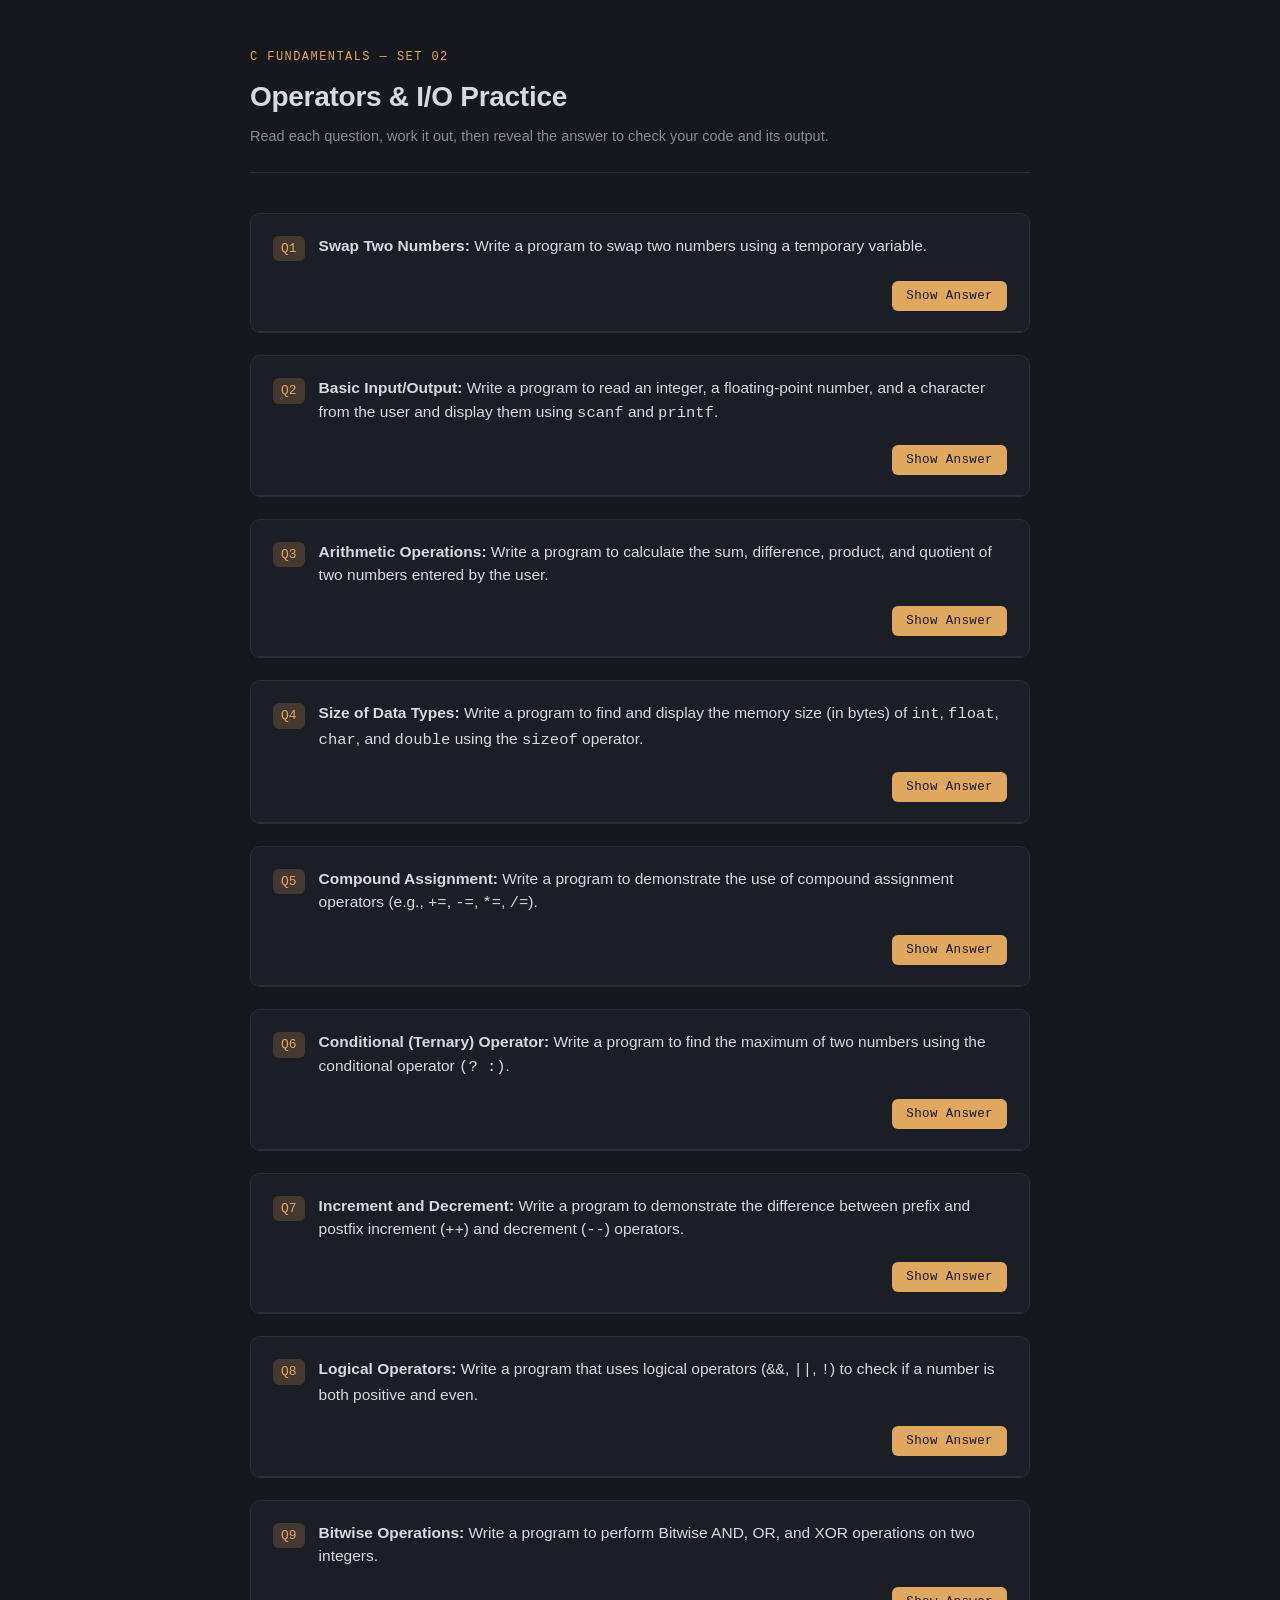
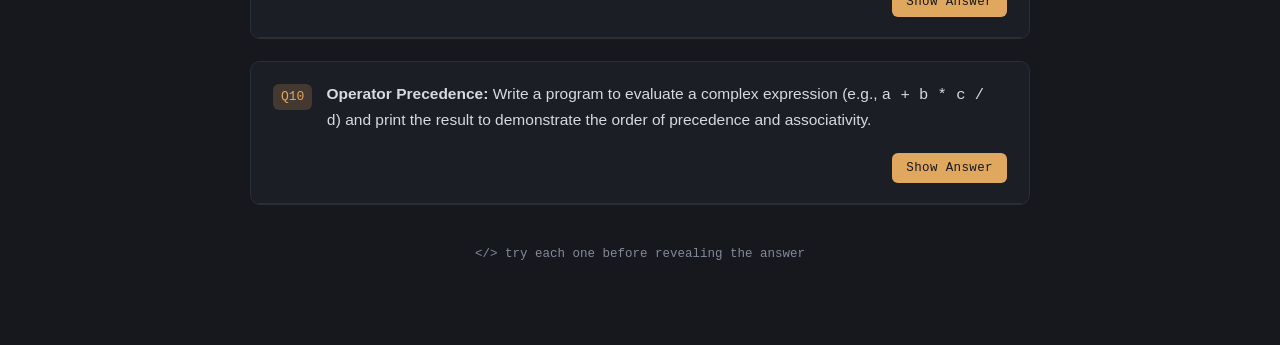
<file: qa/unit1_qa.html>
<!DOCTYPE html>
<html lang="en">
<head>
<meta charset="UTF-8">
<meta name="viewport" content="width=device-width, initial-scale=1.0">
<title>C Practice — Operators &amp; I/O</title>
<link rel="stylesheet" href="qa.css">
</head>
<body>
<div class="wrap">

  <header>
    <p class="eyebrow">C Fundamentals — Set 02</p>
    <h1>Operators &amp; I/O Practice</h1>
    <p>Read each question, work it out, then reveal the answer to check your code and its output.</p>
  </header>

  <!-- Question 1 -->
  <div class="question">
    <div class="q-head">
      <span class="q-num">Q1</span>
      <span class="q-text"><b>Swap Two Numbers:</b> Write a program to swap two numbers using a temporary variable.</span>
    </div>
    <div class="q-footer">
      <button class="show-btn" data-target="a1">Show Answer</button>
    </div>
    <div class="answer" id="a1">
      <div class="answer-inner">
        <div class="panel-label">Example Program</div>
        <pre class="code-block"><code><span class="cm">// Swap two numbers using a temporary variable</span>
<span class="kw">#include</span> <span class="str">&lt;stdio.h&gt;</span>

<span class="tp">int</span> <span class="fn">main</span>() {
    <span class="tp">int</span> a = <span class="str">5</span>, b = <span class="str">10</span>, temp;

    temp = a;
    a = b;
    b = temp;

    <span class="fn">printf</span>(<span class="str">"a = %d, b = %d\n"</span>, a, b);

    <span class="kw">return</span> <span class="str">0</span>;
}</code></pre>
        <div class="output-label">Output</div>
        <pre class="output-block">a = 10, b = 5</pre>
      </div>
    </div>
  </div>

  <!-- Question 2 -->
  <div class="question">
    <div class="q-head">
      <span class="q-num">Q2</span>
      <span class="q-text"><b>Basic Input/Output:</b> Write a program to read an integer, a floating-point number, and a character from the user and display them using <code>scanf</code> and <code>printf</code>.</span>
    </div>
    <div class="q-footer">
      <button class="show-btn" data-target="a2">Show Answer</button>
    </div>
    <div class="answer" id="a2">
      <div class="answer-inner">
        <div class="panel-label">Example Program</div>
        <pre class="code-block"><code><span class="cm">// Read and display an int, a float, and a char</span>
<span class="kw">#include</span> <span class="str">&lt;stdio.h&gt;</span>

<span class="tp">int</span> <span class="fn">main</span>() {
    <span class="tp">int</span> i;
    <span class="tp">float</span> f;
    <span class="tp">char</span> c;

    <span class="fn">printf</span>(<span class="str">"Enter an integer: "</span>);
    <span class="fn">scanf</span>(<span class="str">"%d"</span>, &amp;i);

    <span class="fn">printf</span>(<span class="str">"Enter a float: "</span>);
    <span class="fn">scanf</span>(<span class="str">"%f"</span>, &amp;f);

    <span class="fn">printf</span>(<span class="str">"Enter a character: "</span>);
    <span class="fn">scanf</span>(<span class="str">" %c"</span>, &amp;c);

    <span class="fn">printf</span>(<span class="str">"\nYou entered:\n"</span>);
    <span class="fn">printf</span>(<span class="str">"Integer: %d\n"</span>, i);
    <span class="fn">printf</span>(<span class="str">"Float: %.2f\n"</span>, f);
    <span class="fn">printf</span>(<span class="str">"Character: %c\n"</span>, c);

    <span class="kw">return</span> <span class="str">0</span>;
}</code></pre>
        <div class="output-label">Output</div>
        <pre class="output-block">Enter an integer: <span class="in">25</span>
Enter a float: <span class="in">3.14</span>
Enter a character: <span class="in">A</span>

You entered:
Integer: 25
Float: 3.14
Character: A</pre>
      </div>
    </div>
  </div>

  <!-- Question 3 -->
  <div class="question">
    <div class="q-head">
      <span class="q-num">Q3</span>
      <span class="q-text"><b>Arithmetic Operations:</b> Write a program to calculate the sum, difference, product, and quotient of two numbers entered by the user.</span>
    </div>
    <div class="q-footer">
      <button class="show-btn" data-target="a3">Show Answer</button>
    </div>
    <div class="answer" id="a3">
      <div class="answer-inner">
        <div class="panel-label">Example Program</div>
        <pre class="code-block"><code><span class="cm">// Sum, difference, product, quotient of two numbers</span>
<span class="kw">#include</span> <span class="str">&lt;stdio.h&gt;</span>

<span class="tp">int</span> <span class="fn">main</span>() {
    <span class="tp">float</span> a, b;

    <span class="fn">printf</span>(<span class="str">"Enter two numbers: "</span>);
    <span class="fn">scanf</span>(<span class="str">"%f %f"</span>, &amp;a, &amp;b);

    <span class="fn">printf</span>(<span class="str">"Sum: %.2f\n"</span>, a + b);
    <span class="fn">printf</span>(<span class="str">"Difference: %.2f\n"</span>, a - b);
    <span class="fn">printf</span>(<span class="str">"Product: %.2f\n"</span>, a * b);
    <span class="fn">printf</span>(<span class="str">"Quotient: %.2f\n"</span>, a / b);

    <span class="kw">return</span> <span class="str">0</span>;
}</code></pre>
        <div class="output-label">Output</div>
        <pre class="output-block">Enter two numbers: <span class="in">20 4</span>
Sum: 24.00
Difference: 16.00
Product: 80.00
Quotient: 5.00</pre>
      </div>
    </div>
  </div>

  <!-- Question 4 -->
  <div class="question">
    <div class="q-head">
      <span class="q-num">Q4</span>
      <span class="q-text"><b>Size of Data Types:</b> Write a program to find and display the memory size (in bytes) of <code>int</code>, <code>float</code>, <code>char</code>, and <code>double</code> using the <code>sizeof</code> operator.</span>
    </div>
    <div class="q-footer">
      <button class="show-btn" data-target="a4">Show Answer</button>
    </div>
    <div class="answer" id="a4">
      <div class="answer-inner">
        <div class="panel-label">Example Program</div>
        <pre class="code-block"><code><span class="cm">// Size of int, float, char, and double</span>
<span class="kw">#include</span> <span class="str">&lt;stdio.h&gt;</span>

<span class="tp">int</span> <span class="fn">main</span>() {
    <span class="fn">printf</span>(<span class="str">"Size of int: %zu bytes\n"</span>, <span class="kw">sizeof</span>(<span class="tp">int</span>));
    <span class="fn">printf</span>(<span class="str">"Size of float: %zu bytes\n"</span>, <span class="kw">sizeof</span>(<span class="tp">float</span>));
    <span class="fn">printf</span>(<span class="str">"Size of char: %zu bytes\n"</span>, <span class="kw">sizeof</span>(<span class="tp">char</span>));
    <span class="fn">printf</span>(<span class="str">"Size of double: %zu bytes\n"</span>, <span class="kw">sizeof</span>(<span class="tp">double</span>));

    <span class="kw">return</span> <span class="str">0</span>;
}</code></pre>
        <div class="output-label">Output</div>
        <pre class="output-block">Size of int: 4 bytes
Size of float: 4 bytes
Size of char: 1 bytes
Size of double: 8 bytes</pre>
      </div>
    </div>
  </div>

  <!-- Question 5 -->
  <div class="question">
    <div class="q-head">
      <span class="q-num">Q5</span>
      <span class="q-text"><b>Compound Assignment:</b> Write a program to demonstrate the use of compound assignment operators (e.g., <code>+=</code>, <code>-=</code>, <code>*=</code>, <code>/=</code>).</span>
    </div>
    <div class="q-footer">
      <button class="show-btn" data-target="a5">Show Answer</button>
    </div>
    <div class="answer" id="a5">
      <div class="answer-inner">
        <div class="panel-label">Example Program</div>
        <pre class="code-block"><code><span class="cm">// Compound assignment operators</span>
<span class="kw">#include</span> <span class="str">&lt;stdio.h&gt;</span>

<span class="tp">int</span> <span class="fn">main</span>() {
    <span class="tp">int</span> a = <span class="str">10</span>;

    a += <span class="str">5</span>;
    <span class="fn">printf</span>(<span class="str">"After a += 5: %d\n"</span>, a);

    a -= <span class="str">3</span>;
    <span class="fn">printf</span>(<span class="str">"After a -= 3: %d\n"</span>, a);

    a *= <span class="str">2</span>;
    <span class="fn">printf</span>(<span class="str">"After a *= 2: %d\n"</span>, a);

    a /= <span class="str">4</span>;
    <span class="fn">printf</span>(<span class="str">"After a /= 4: %d\n"</span>, a);

    <span class="kw">return</span> <span class="str">0</span>;
}</code></pre>
        <div class="output-label">Output</div>
        <pre class="output-block">After a += 5: 15
After a -= 3: 12
After a *= 2: 24
After a /= 4: 6</pre>
      </div>
    </div>
  </div>

  <!-- Question 6 -->
  <div class="question">
    <div class="q-head">
      <span class="q-num">Q6</span>
      <span class="q-text"><b>Conditional (Ternary) Operator:</b> Write a program to find the maximum of two numbers using the conditional operator <code>(? :)</code>.</span>
    </div>
    <div class="q-footer">
      <button class="show-btn" data-target="a6">Show Answer</button>
    </div>
    <div class="answer" id="a6">
      <div class="answer-inner">
        <div class="panel-label">Example Program</div>
        <pre class="code-block"><code><span class="cm">// Maximum of two numbers using the ternary operator</span>
<span class="kw">#include</span> <span class="str">&lt;stdio.h&gt;</span>

<span class="tp">int</span> <span class="fn">main</span>() {
    <span class="tp">int</span> a = <span class="str">42</span>, b = <span class="str">17</span>, max;

    max = (a &gt; b) ? a : b;

    <span class="fn">printf</span>(<span class="str">"Maximum is: %d\n"</span>, max);

    <span class="kw">return</span> <span class="str">0</span>;
}</code></pre>
        <div class="output-label">Output</div>
        <pre class="output-block">Maximum is: 42</pre>
      </div>
    </div>
  </div>

  <!-- Question 7 -->
  <div class="question">
    <div class="q-head">
      <span class="q-num">Q7</span>
      <span class="q-text"><b>Increment and Decrement:</b> Write a program to demonstrate the difference between prefix and postfix increment (<code>++</code>) and decrement (<code>--</code>) operators.</span>
    </div>
    <div class="q-footer">
      <button class="show-btn" data-target="a7">Show Answer</button>
    </div>
    <div class="answer" id="a7">
      <div class="answer-inner">
        <div class="panel-label">Example Program</div>
        <pre class="code-block"><code><span class="cm">// Prefix vs postfix increment and decrement</span>
<span class="kw">#include</span> <span class="str">&lt;stdio.h&gt;</span>

<span class="tp">int</span> <span class="fn">main</span>() {
    <span class="tp">int</span> a = <span class="str">5</span>;

    <span class="fn">printf</span>(<span class="str">"a++ (postfix) gives: %d\n"</span>, a++);
    <span class="fn">printf</span>(<span class="str">"a is now: %d\n"</span>, a);

    <span class="fn">printf</span>(<span class="str">"++a (prefix) gives: %d\n"</span>, ++a);
    <span class="fn">printf</span>(<span class="str">"a is now: %d\n"</span>, a);

    <span class="tp">int</span> b = <span class="str">5</span>;

    <span class="fn">printf</span>(<span class="str">"b-- (postfix) gives: %d\n"</span>, b--);
    <span class="fn">printf</span>(<span class="str">"--b (prefix) gives: %d\n"</span>, --b);

    <span class="kw">return</span> <span class="str">0</span>;
}</code></pre>
        <div class="output-label">Output</div>
        <pre class="output-block">a++ (postfix) gives: 5
a is now: 6
++a (prefix) gives: 7
a is now: 7
b-- (postfix) gives: 5
--b (prefix) gives: 3</pre>
      </div>
    </div>
  </div>

  <!-- Question 8 -->
  <div class="question">
    <div class="q-head">
      <span class="q-num">Q8</span>
      <span class="q-text"><b>Logical Operators:</b> Write a program that uses logical operators (<code>&amp;&amp;</code>, <code>||</code>, <code>!</code>) to check if a number is both positive and even.</span>
    </div>
    <div class="q-footer">
      <button class="show-btn" data-target="a8">Show Answer</button>
    </div>
    <div class="answer" id="a8">
      <div class="answer-inner">
        <div class="panel-label">Example Program</div>
        <pre class="code-block"><code><span class="cm">// Check if a number is both positive and even</span>
<span class="kw">#include</span> <span class="str">&lt;stdio.h&gt;</span>

<span class="tp">int</span> <span class="fn">main</span>() {
    <span class="tp">int</span> n = <span class="str">14</span>;

    <span class="kw">if</span> (n &gt; <span class="str">0</span> &amp;&amp; n % <span class="str">2</span> == <span class="str">0</span>)
        <span class="fn">printf</span>(<span class="str">"%d is positive and even\n"</span>, n);
    <span class="kw">else</span>
        <span class="fn">printf</span>(<span class="str">"%d is not positive and even\n"</span>, n);

    <span class="kw">if</span> (!(n &lt; <span class="str">0</span>))
        <span class="fn">printf</span>(<span class="str">"%d is not negative\n"</span>, n);

    <span class="kw">return</span> <span class="str">0</span>;
}</code></pre>
        <div class="output-label">Output</div>
        <pre class="output-block">14 is positive and even
14 is not negative</pre>
      </div>
    </div>
  </div>

  <!-- Question 9 -->
  <div class="question">
    <div class="q-head">
      <span class="q-num">Q9</span>
      <span class="q-text"><b>Bitwise Operations:</b> Write a program to perform Bitwise AND, OR, and XOR operations on two integers.</span>
    </div>
    <div class="q-footer">
      <button class="show-btn" data-target="a9">Show Answer</button>
    </div>
    <div class="answer" id="a9">
      <div class="answer-inner">
        <div class="panel-label">Example Program</div>
        <pre class="code-block"><code><span class="cm">// Bitwise AND, OR, and XOR of two integers</span>
<span class="kw">#include</span> <span class="str">&lt;stdio.h&gt;</span>

<span class="tp">int</span> <span class="fn">main</span>() {
    <span class="tp">int</span> a = <span class="str">12</span>, b = <span class="str">10</span>;

    <span class="fn">printf</span>(<span class="str">"a &amp; b = %d\n"</span>, a &amp; b);
    <span class="fn">printf</span>(<span class="str">"a | b = %d\n"</span>, a | b);
    <span class="fn">printf</span>(<span class="str">"a ^ b = %d\n"</span>, a ^ b);

    <span class="kw">return</span> <span class="str">0</span>;
}</code></pre>
        <div class="output-label">Output</div>
        <pre class="output-block">a & b = 8
a | b = 14
a ^ b = 6</pre>
      </div>
    </div>
  </div>

  <!-- Question 10 -->
  <div class="question">
    <div class="q-head">
      <span class="q-num">Q10</span>
      <span class="q-text"><b>Operator Precedence:</b> Write a program to evaluate a complex expression (e.g., <code>a + b * c / d</code>) and print the result to demonstrate the order of precedence and associativity.</span>
    </div>
    <div class="q-footer">
      <button class="show-btn" data-target="a10">Show Answer</button>
    </div>
    <div class="answer" id="a10">
      <div class="answer-inner">
        <div class="panel-label">Example Program</div>
        <pre class="code-block"><code><span class="cm">// Operator precedence: a + b * c / d</span>
<span class="kw">#include</span> <span class="str">&lt;stdio.h&gt;</span>

<span class="tp">int</span> <span class="fn">main</span>() {
    <span class="tp">int</span> a = <span class="str">5</span>, b = <span class="str">4</span>, c = <span class="str">3</span>, d = <span class="str">2</span>, result;

    <span class="cm">// * and / have higher precedence than +, and are left-associative</span>
    result = a + b * c / d;

    <span class="fn">printf</span>(<span class="str">"a + b * c / d = %d\n"</span>, result);
    <span class="cm">// Evaluated as: a + ((b * c) / d) = 5 + (12 / 2) = 5 + 6 = 11</span>

    <span class="kw">return</span> <span class="str">0</span>;
}</code></pre>
        <div class="output-label">Output</div>
        <pre class="output-block">a + b * c / d = 11</pre>
      </div>
    </div>
  </div>

  <footer>&lt;/&gt; try each one before revealing the answer</footer>
</div>

<script>
  document.querySelectorAll('.show-btn').forEach(btn => {
    btn.addEventListener('click', () => {
      const panel = document.getElementById(btn.dataset.target);
      const isOpen = panel.classList.toggle('open');
      btn.textContent = isOpen ? 'Hide Answer' : 'Show Answer';
      btn.classList.toggle('is-open', isOpen);
    });
  });
</script>
</body>
</html>
</file>
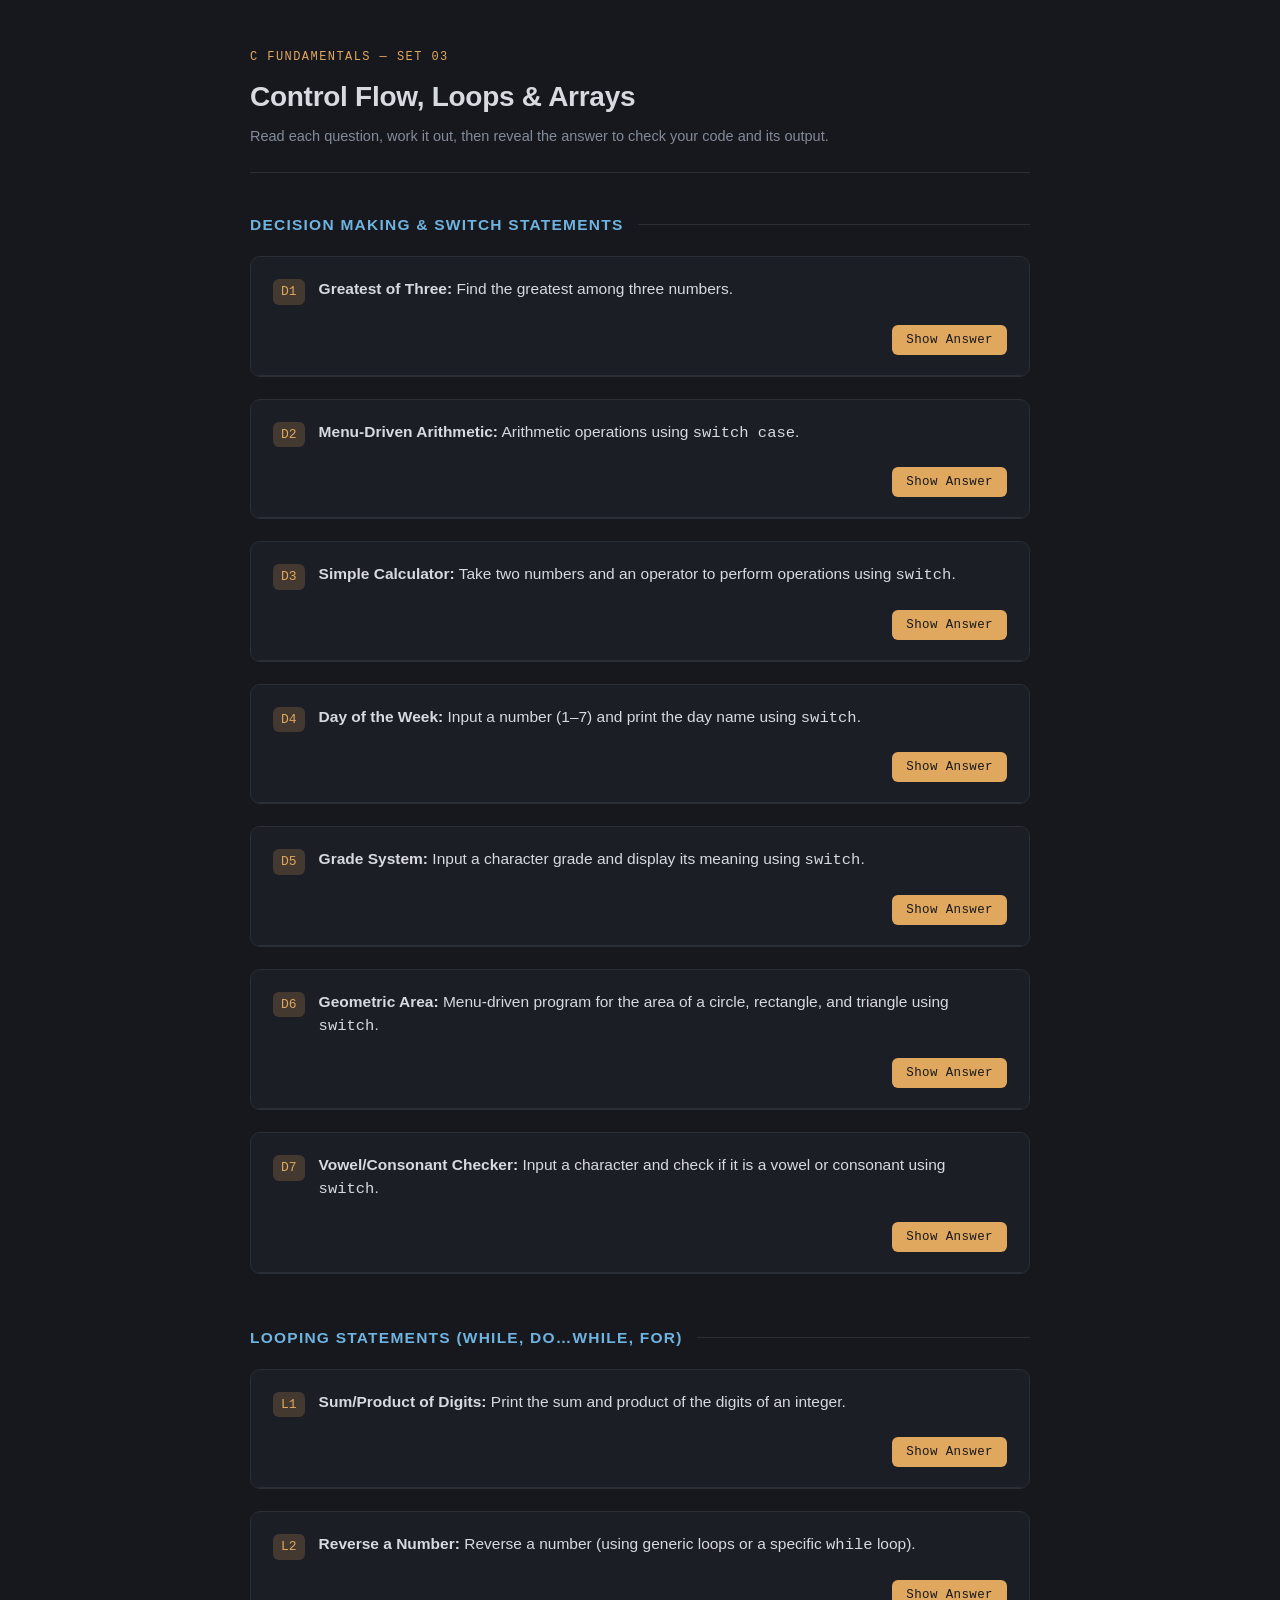
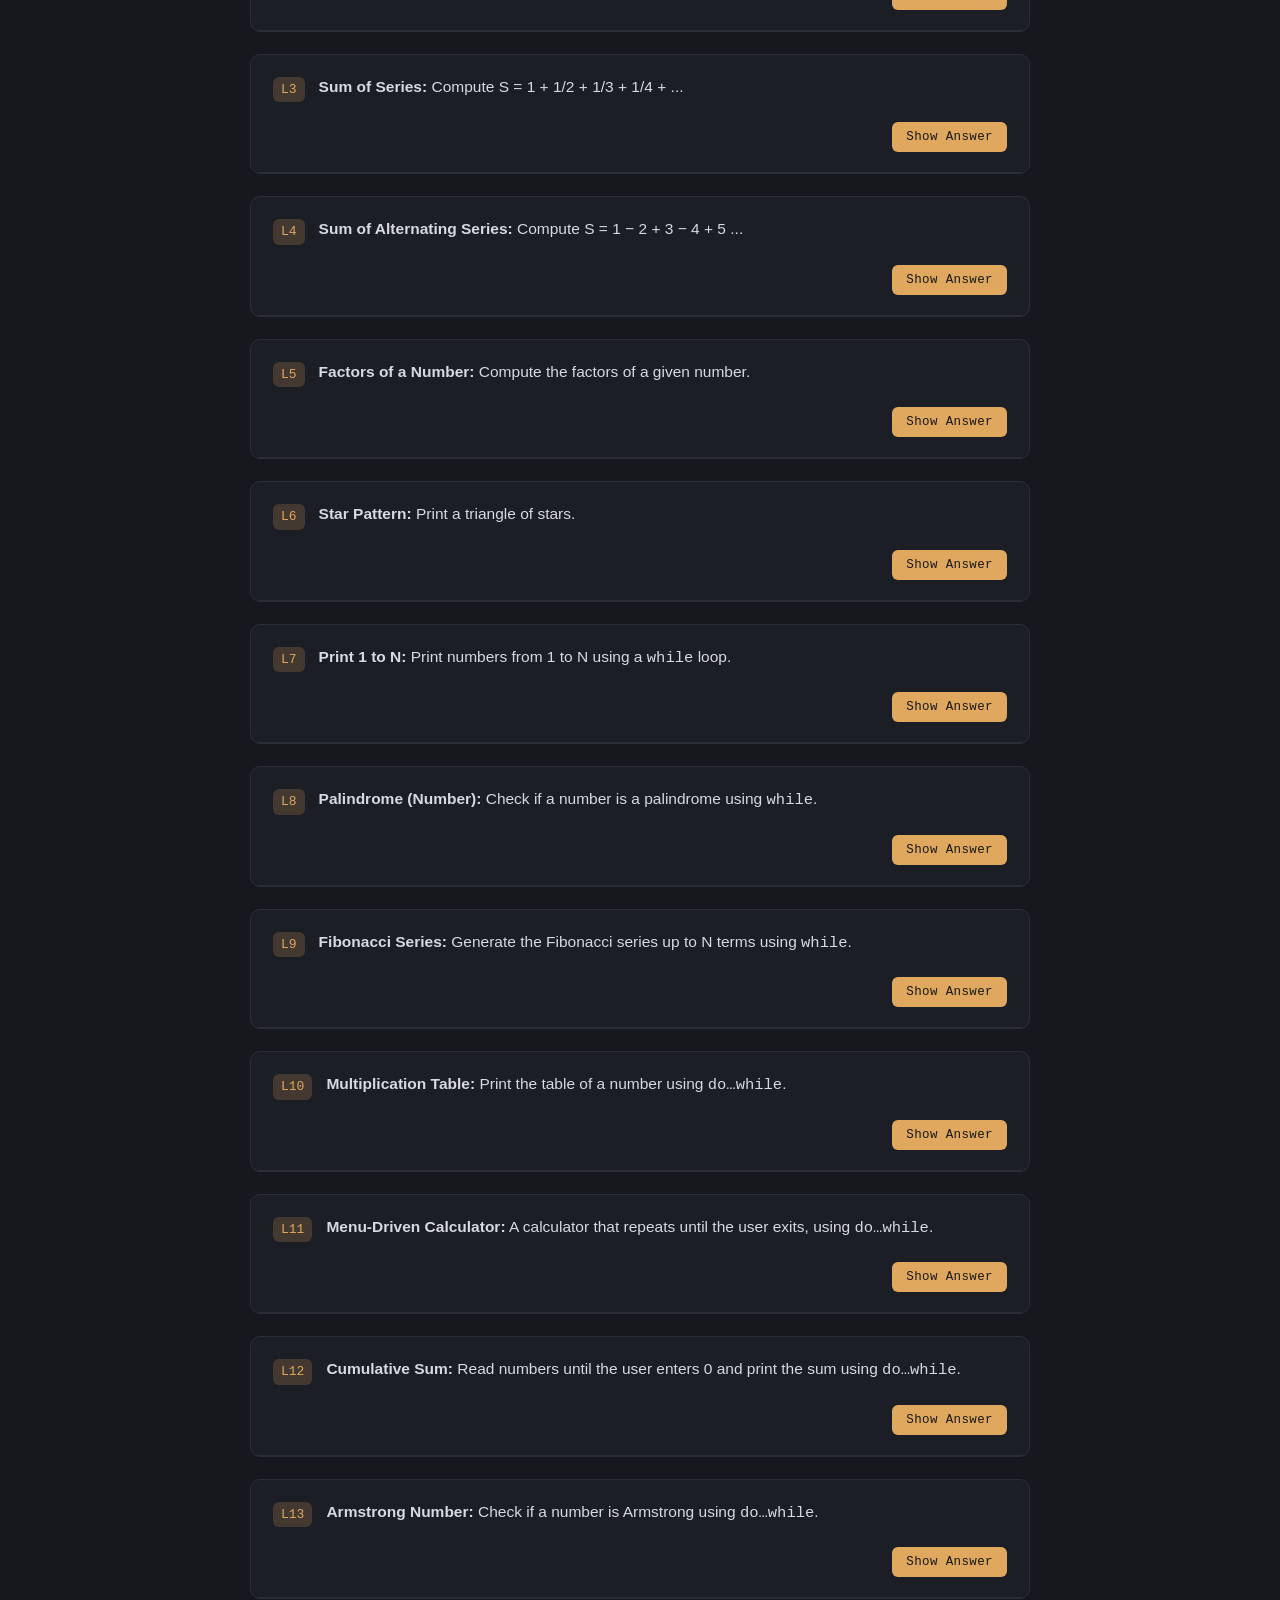
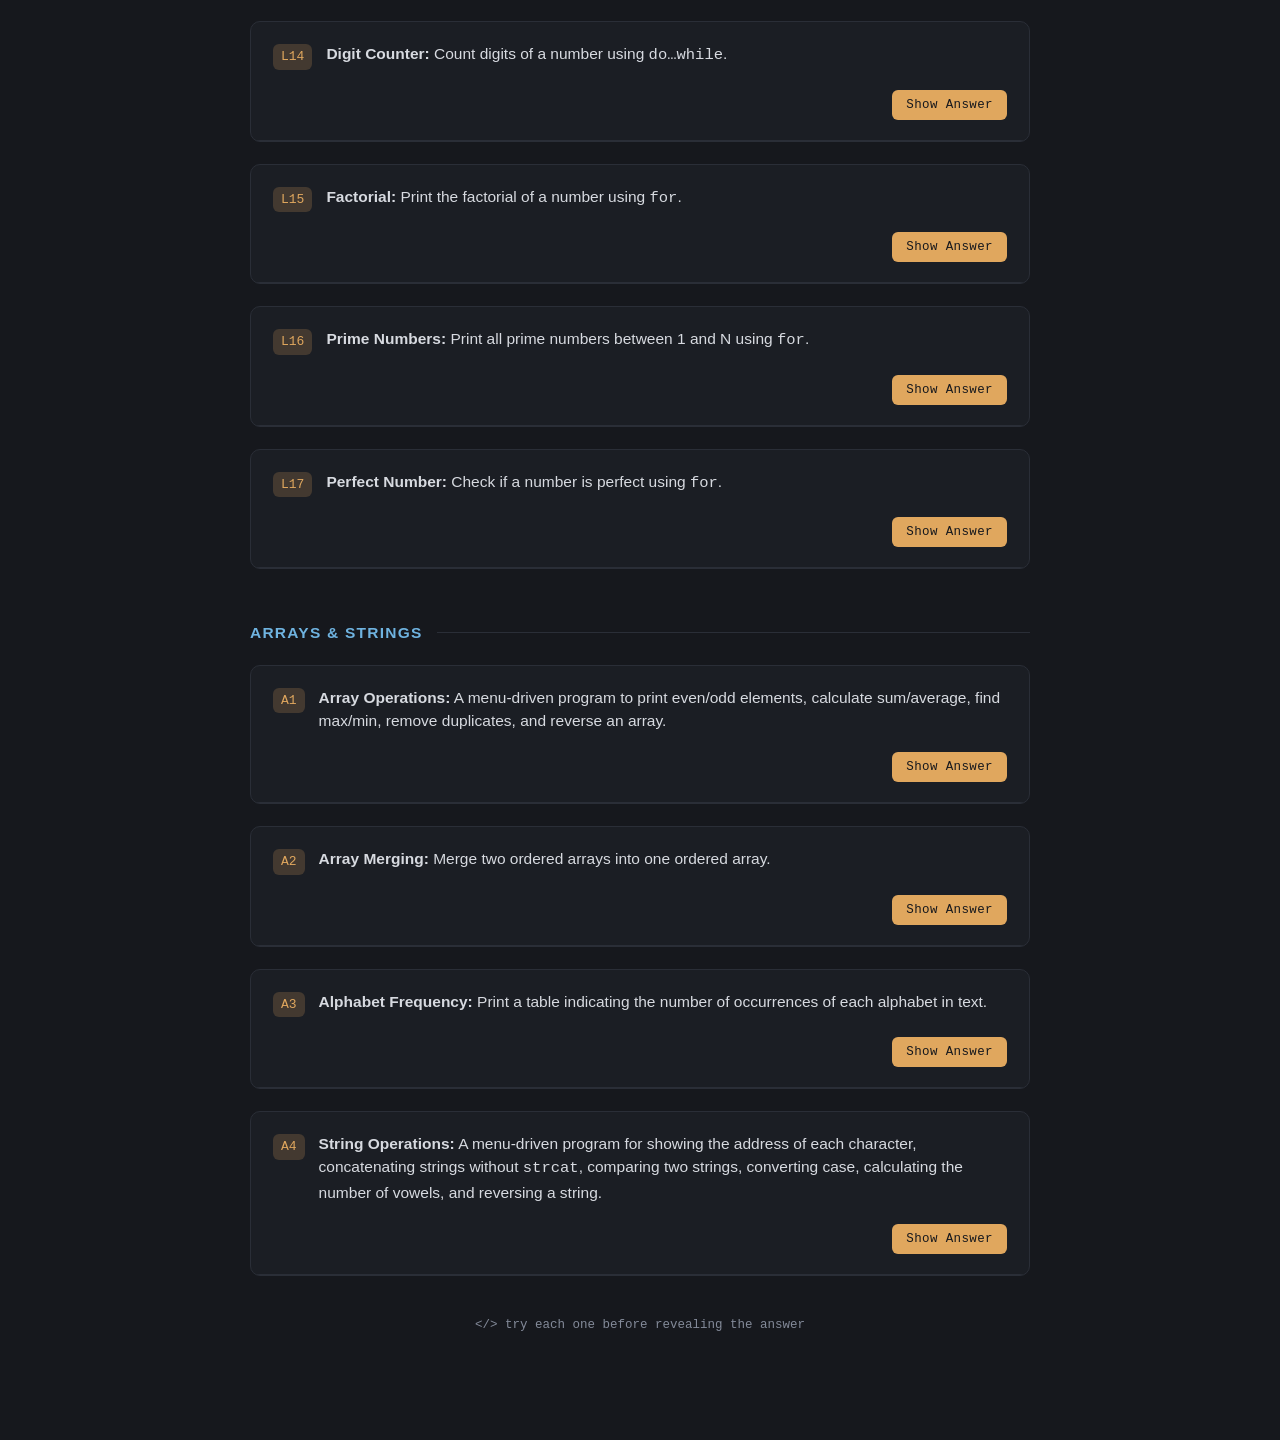
<file: qa/unit2_qa.html>
<!DOCTYPE html>
<html lang="en">
<head>
<meta charset="UTF-8">
<meta name="viewport" content="width=device-width, initial-scale=1.0">
<title>C Practice — Control Flow, Loops &amp; Arrays</title>
<link rel="stylesheet" href="qa.css">
</head>
<body>
<div class="wrap">

  <header>
    <p class="eyebrow">C Fundamentals — Set 03</p>
    <h1>Control Flow, Loops &amp; Arrays</h1>
    <p>Read each question, work it out, then reveal the answer to check your code and its output.</p>
  </header>

  <!-- ===================== SECTION: DECISION MAKING & SWITCH ===================== -->
  <div class="section-title"><h2>Decision Making &amp; Switch Statements</h2><div class="rule"></div></div>

  <div class="question">
    <div class="q-head"><span class="q-num">D1</span>
      <span class="q-text"><b>Greatest of Three:</b> Find the greatest among three numbers.</span>
    </div>
    <div class="q-footer"><button class="show-btn" data-target="d1">Show Answer</button></div>
    <div class="answer" id="d1"><div class="answer-inner">
      <div class="panel-label">Example Program</div>
      <pre class="code-block"><code><span class="cm">// Greatest of three numbers</span>
<span class="kw">#include</span> <span class="str">&lt;stdio.h&gt;</span>

<span class="tp">int</span> <span class="fn">main</span>() {
    <span class="tp">int</span> a = <span class="str">23</span>, b = <span class="str">45</span>, c = <span class="str">12</span>;

    <span class="kw">if</span> (a &gt;= b &amp;&amp; a &gt;= c)
        <span class="fn">printf</span>(<span class="str">"Greatest number is: %d\n"</span>, a);
    <span class="kw">else if</span> (b &gt;= a &amp;&amp; b &gt;= c)
        <span class="fn">printf</span>(<span class="str">"Greatest number is: %d\n"</span>, b);
    <span class="kw">else</span>
        <span class="fn">printf</span>(<span class="str">"Greatest number is: %d\n"</span>, c);

    <span class="kw">return</span> <span class="str">0</span>;
}</code></pre>
      <div class="output-label">Output</div>
      <pre class="output-block">Greatest number is: 45</pre>
    </div></div>
  </div>

  <div class="question">
    <div class="q-head"><span class="q-num">D2</span>
      <span class="q-text"><b>Menu-Driven Arithmetic:</b> Arithmetic operations using <code>switch case</code>.</span>
    </div>
    <div class="q-footer"><button class="show-btn" data-target="d2">Show Answer</button></div>
    <div class="answer" id="d2"><div class="answer-inner">
      <div class="panel-label">Example Program</div>
      <pre class="code-block"><code><span class="cm">// Menu-driven arithmetic using switch</span>
<span class="kw">#include</span> <span class="str">&lt;stdio.h&gt;</span>

<span class="tp">int</span> <span class="fn">main</span>() {
    <span class="tp">int</span> choice;
    <span class="tp">float</span> a = <span class="str">15</span>, b = <span class="str">4</span>, result;

    <span class="fn">printf</span>(<span class="str">"1. Add\n2. Subtract\n3. Multiply\n4. Divide\n"</span>);
    <span class="fn">printf</span>(<span class="str">"Enter choice: "</span>);
    <span class="fn">scanf</span>(<span class="str">"%d"</span>, &amp;choice);

    <span class="kw">switch</span> (choice) {
        <span class="kw">case</span> <span class="str">1</span>: result = a + b; <span class="kw">break</span>;
        <span class="kw">case</span> <span class="str">2</span>: result = a - b; <span class="kw">break</span>;
        <span class="kw">case</span> <span class="str">3</span>: result = a * b; <span class="kw">break</span>;
        <span class="kw">case</span> <span class="str">4</span>: result = a / b; <span class="kw">break</span>;
        <span class="kw">default</span>:
            <span class="fn">printf</span>(<span class="str">"Invalid choice\n"</span>);
            <span class="kw">return</span> <span class="str">0</span>;
    }
    <span class="fn">printf</span>(<span class="str">"Result: %.2f\n"</span>, result);
    <span class="kw">return</span> <span class="str">0</span>;
}</code></pre>
      <div class="output-label">Output</div>
      <pre class="output-block">1. Add
2. Subtract
3. Multiply
4. Divide
Enter choice: <span class="in">3</span>
Result: 60.00</pre>
    </div></div>
  </div>

  <div class="question">
    <div class="q-head"><span class="q-num">D3</span>
      <span class="q-text"><b>Simple Calculator:</b> Take two numbers and an operator to perform operations using <code>switch</code>.</span>
    </div>
    <div class="q-footer"><button class="show-btn" data-target="d3">Show Answer</button></div>
    <div class="answer" id="d3"><div class="answer-inner">
      <div class="panel-label">Example Program</div>
      <pre class="code-block"><code><span class="cm">// Simple calculator using switch</span>
<span class="kw">#include</span> <span class="str">&lt;stdio.h&gt;</span>

<span class="tp">int</span> <span class="fn">main</span>() {
    <span class="tp">float</span> a, b, result;
    <span class="tp">char</span> op;

    <span class="fn">printf</span>(<span class="str">"Enter first number: "</span>);
    <span class="fn">scanf</span>(<span class="str">"%f"</span>, &amp;a);
    <span class="fn">printf</span>(<span class="str">"Enter operator (+, -, *, /): "</span>);
    <span class="fn">scanf</span>(<span class="str">" %c"</span>, &amp;op);
    <span class="fn">printf</span>(<span class="str">"Enter second number: "</span>);
    <span class="fn">scanf</span>(<span class="str">"%f"</span>, &amp;b);

    <span class="kw">switch</span> (op) {
        <span class="kw">case</span> <span class="str">'+'</span>: result = a + b; <span class="kw">break</span>;
        <span class="kw">case</span> <span class="str">'-'</span>: result = a - b; <span class="kw">break</span>;
        <span class="kw">case</span> <span class="str">'*'</span>: result = a * b; <span class="kw">break</span>;
        <span class="kw">case</span> <span class="str">'/'</span>: result = a / b; <span class="kw">break</span>;
        <span class="kw">default</span>:
            <span class="fn">printf</span>(<span class="str">"Invalid operator\n"</span>);
            <span class="kw">return</span> <span class="str">0</span>;
    }
    <span class="fn">printf</span>(<span class="str">"Result: %.2f\n"</span>, result);
    <span class="kw">return</span> <span class="str">0</span>;
}</code></pre>
      <div class="output-label">Output</div>
      <pre class="output-block">Enter first number: <span class="in">12</span>
Enter operator (+, -, *, /): <span class="in">+</span>
Enter second number: <span class="in">8</span>
Result: 20.00</pre>
    </div></div>
  </div>

  <div class="question">
    <div class="q-head"><span class="q-num">D4</span>
      <span class="q-text"><b>Day of the Week:</b> Input a number (1–7) and print the day name using <code>switch</code>.</span>
    </div>
    <div class="q-footer"><button class="show-btn" data-target="d4">Show Answer</button></div>
    <div class="answer" id="d4"><div class="answer-inner">
      <div class="panel-label">Example Program</div>
      <pre class="code-block"><code><span class="cm">// Day of the week using switch</span>
<span class="kw">#include</span> <span class="str">&lt;stdio.h&gt;</span>

<span class="tp">int</span> <span class="fn">main</span>() {
    <span class="tp">int</span> day = <span class="str">4</span>;

    <span class="kw">switch</span> (day) {
        <span class="kw">case</span> <span class="str">1</span>: <span class="fn">printf</span>(<span class="str">"Monday\n"</span>); <span class="kw">break</span>;
        <span class="kw">case</span> <span class="str">2</span>: <span class="fn">printf</span>(<span class="str">"Tuesday\n"</span>); <span class="kw">break</span>;
        <span class="kw">case</span> <span class="str">3</span>: <span class="fn">printf</span>(<span class="str">"Wednesday\n"</span>); <span class="kw">break</span>;
        <span class="kw">case</span> <span class="str">4</span>: <span class="fn">printf</span>(<span class="str">"Thursday\n"</span>); <span class="kw">break</span>;
        <span class="kw">case</span> <span class="str">5</span>: <span class="fn">printf</span>(<span class="str">"Friday\n"</span>); <span class="kw">break</span>;
        <span class="kw">case</span> <span class="str">6</span>: <span class="fn">printf</span>(<span class="str">"Saturday\n"</span>); <span class="kw">break</span>;
        <span class="kw">case</span> <span class="str">7</span>: <span class="fn">printf</span>(<span class="str">"Sunday\n"</span>); <span class="kw">break</span>;
        <span class="kw">default</span>: <span class="fn">printf</span>(<span class="str">"Invalid day number\n"</span>);
    }
    <span class="kw">return</span> <span class="str">0</span>;
}</code></pre>
      <div class="output-label">Output</div>
      <pre class="output-block">Thursday</pre>
    </div></div>
  </div>

  <div class="question">
    <div class="q-head"><span class="q-num">D5</span>
      <span class="q-text"><b>Grade System:</b> Input a character grade and display its meaning using <code>switch</code>.</span>
    </div>
    <div class="q-footer"><button class="show-btn" data-target="d5">Show Answer</button></div>
    <div class="answer" id="d5"><div class="answer-inner">
      <div class="panel-label">Example Program</div>
      <pre class="code-block"><code><span class="cm">// Grade meaning using switch</span>
<span class="kw">#include</span> <span class="str">&lt;stdio.h&gt;</span>

<span class="tp">int</span> <span class="fn">main</span>() {
    <span class="tp">char</span> grade = <span class="str">'B'</span>;

    <span class="kw">switch</span> (grade) {
        <span class="kw">case</span> <span class="str">'A'</span>: <span class="fn">printf</span>(<span class="str">"Excellent\n"</span>); <span class="kw">break</span>;
        <span class="kw">case</span> <span class="str">'B'</span>: <span class="fn">printf</span>(<span class="str">"Very Good\n"</span>); <span class="kw">break</span>;
        <span class="kw">case</span> <span class="str">'C'</span>: <span class="fn">printf</span>(<span class="str">"Good\n"</span>); <span class="kw">break</span>;
        <span class="kw">case</span> <span class="str">'D'</span>: <span class="fn">printf</span>(<span class="str">"Pass\n"</span>); <span class="kw">break</span>;
        <span class="kw">case</span> <span class="str">'F'</span>: <span class="fn">printf</span>(<span class="str">"Fail\n"</span>); <span class="kw">break</span>;
        <span class="kw">default</span>: <span class="fn">printf</span>(<span class="str">"Invalid grade\n"</span>);
    }
    <span class="kw">return</span> <span class="str">0</span>;
}</code></pre>
      <div class="output-label">Output</div>
      <pre class="output-block">Very Good</pre>
    </div></div>
  </div>

  <div class="question">
    <div class="q-head"><span class="q-num">D6</span>
      <span class="q-text"><b>Geometric Area:</b> Menu-driven program for the area of a circle, rectangle, and triangle using <code>switch</code>.</span>
    </div>
    <div class="q-footer"><button class="show-btn" data-target="d6">Show Answer</button></div>
    <div class="answer" id="d6"><div class="answer-inner">
      <div class="panel-label">Example Program</div>
      <pre class="code-block"><code><span class="cm">// Menu-driven area of circle, rectangle, triangle</span>
<span class="kw">#include</span> <span class="str">&lt;stdio.h&gt;</span>
<span class="kw">#define</span> PI <span class="str">3.14159</span>

<span class="tp">int</span> <span class="fn">main</span>() {
    <span class="tp">int</span> choice;
    <span class="tp">float</span> area;

    <span class="fn">printf</span>(<span class="str">"1. Circle\n2. Rectangle\n3. Triangle\n"</span>);
    <span class="fn">printf</span>(<span class="str">"Enter choice: "</span>);
    <span class="fn">scanf</span>(<span class="str">"%d"</span>, &amp;choice);

    <span class="kw">switch</span> (choice) {
        <span class="kw">case</span> <span class="str">1</span>: {
            <span class="tp">float</span> r = <span class="str">7</span>;
            area = PI * r * r;
            <span class="fn">printf</span>(<span class="str">"Area of circle: %.2f\n"</span>, area);
            <span class="kw">break</span>;
        }
        <span class="kw">case</span> <span class="str">2</span>: {
            <span class="tp">float</span> l = <span class="str">5</span>, w = <span class="str">3</span>;
            area = l * w;
            <span class="fn">printf</span>(<span class="str">"Area of rectangle: %.2f\n"</span>, area);
            <span class="kw">break</span>;
        }
        <span class="kw">case</span> <span class="str">3</span>: {
            <span class="tp">float</span> base = <span class="str">6</span>, height = <span class="str">4</span>;
            area = <span class="str">0.5</span> * base * height;
            <span class="fn">printf</span>(<span class="str">"Area of triangle: %.2f\n"</span>, area);
            <span class="kw">break</span>;
        }
        <span class="kw">default</span>:
            <span class="fn">printf</span>(<span class="str">"Invalid choice\n"</span>);
    }
    <span class="kw">return</span> <span class="str">0</span>;
}</code></pre>
      <div class="output-label">Output</div>
      <pre class="output-block">1. Circle
2. Rectangle
3. Triangle
Enter choice: <span class="in">1</span>
Area of circle: 153.94</pre>
    </div></div>
  </div>

  <div class="question">
    <div class="q-head"><span class="q-num">D7</span>
      <span class="q-text"><b>Vowel/Consonant Checker:</b> Input a character and check if it is a vowel or consonant using <code>switch</code>.</span>
    </div>
    <div class="q-footer"><button class="show-btn" data-target="d7">Show Answer</button></div>
    <div class="answer" id="d7"><div class="answer-inner">
      <div class="panel-label">Example Program</div>
      <pre class="code-block"><code><span class="cm">// Vowel or consonant using switch</span>
<span class="kw">#include</span> <span class="str">&lt;stdio.h&gt;</span>
<span class="kw">#include</span> <span class="str">&lt;ctype.h&gt;</span>

<span class="tp">int</span> <span class="fn">main</span>() {
    <span class="tp">char</span> ch = <span class="str">'e'</span>;

    <span class="kw">switch</span> (<span class="fn">tolower</span>(ch)) {
        <span class="kw">case</span> <span class="str">'a'</span>: <span class="kw">case</span> <span class="str">'e'</span>: <span class="kw">case</span> <span class="str">'i'</span>: <span class="kw">case</span> <span class="str">'o'</span>: <span class="kw">case</span> <span class="str">'u'</span>:
            <span class="fn">printf</span>(<span class="str">"%c is a vowel\n"</span>, ch);
            <span class="kw">break</span>;
        <span class="kw">default</span>:
            <span class="fn">printf</span>(<span class="str">"%c is a consonant\n"</span>, ch);
    }
    <span class="kw">return</span> <span class="str">0</span>;
}</code></pre>
      <div class="output-label">Output</div>
      <pre class="output-block">e is a vowel</pre>
    </div></div>
  </div>

  <!-- ===================== SECTION: LOOPING ===================== -->
  <div class="section-title"><h2>Looping Statements (While, Do…While, For)</h2><div class="rule"></div></div>

  <div class="question">
    <div class="q-head"><span class="q-num">L1</span>
      <span class="q-text"><b>Sum/Product of Digits:</b> Print the sum and product of the digits of an integer.</span>
    </div>
    <div class="q-footer"><button class="show-btn" data-target="l1">Show Answer</button></div>
    <div class="answer" id="l1"><div class="answer-inner">
      <div class="panel-label">Example Program</div>
      <pre class="code-block"><code><span class="cm">// Sum and product of digits</span>
<span class="kw">#include</span> <span class="str">&lt;stdio.h&gt;</span>

<span class="tp">int</span> <span class="fn">main</span>() {
    <span class="tp">int</span> n = <span class="str">2345</span>, sum = <span class="str">0</span>, product = <span class="str">1</span>, digit;

    <span class="kw">while</span> (n != <span class="str">0</span>) {
        digit = n % <span class="str">10</span>;
        sum += digit;
        product *= digit;
        n /= <span class="str">10</span>;
    }
    <span class="fn">printf</span>(<span class="str">"Sum of digits: %d\n"</span>, sum);
    <span class="fn">printf</span>(<span class="str">"Product of digits: %d\n"</span>, product);
    <span class="kw">return</span> <span class="str">0</span>;
}</code></pre>
      <div class="output-label">Output</div>
      <pre class="output-block">Sum of digits: 14
Product of digits: 120</pre>
    </div></div>
  </div>

  <div class="question">
    <div class="q-head"><span class="q-num">L2</span>
      <span class="q-text"><b>Reverse a Number:</b> Reverse a number (using generic loops or a specific <code>while</code> loop).</span>
    </div>
    <div class="q-footer"><button class="show-btn" data-target="l2">Show Answer</button></div>
    <div class="answer" id="l2"><div class="answer-inner">
      <div class="panel-label">Example Program</div>
      <pre class="code-block"><code><span class="cm">// Reverse a number using while</span>
<span class="kw">#include</span> <span class="str">&lt;stdio.h&gt;</span>

<span class="tp">int</span> <span class="fn">main</span>() {
    <span class="tp">int</span> n = <span class="str">1234</span>, reversed = <span class="str">0</span>, digit;

    <span class="kw">while</span> (n != <span class="str">0</span>) {
        digit = n % <span class="str">10</span>;
        reversed = reversed * <span class="str">10</span> + digit;
        n /= <span class="str">10</span>;
    }
    <span class="fn">printf</span>(<span class="str">"Reversed number: %d\n"</span>, reversed);
    <span class="kw">return</span> <span class="str">0</span>;
}</code></pre>
      <div class="output-label">Output</div>
      <pre class="output-block">Reversed number: 4321</pre>
    </div></div>
  </div>

  <div class="question">
    <div class="q-head"><span class="q-num">L3</span>
      <span class="q-text"><b>Sum of Series:</b> Compute S = 1 + 1/2 + 1/3 + 1/4 + ...</span>
    </div>
    <div class="q-footer"><button class="show-btn" data-target="l3">Show Answer</button></div>
    <div class="answer" id="l3"><div class="answer-inner">
      <div class="panel-label">Example Program</div>
      <pre class="code-block"><code><span class="cm">// Sum of series 1 + 1/2 + 1/3 + ... + 1/n</span>
<span class="kw">#include</span> <span class="str">&lt;stdio.h&gt;</span>

<span class="tp">int</span> <span class="fn">main</span>() {
    <span class="tp">int</span> n = <span class="str">5</span>, i;
    <span class="tp">float</span> sum = <span class="str">0</span>;

    <span class="kw">for</span> (i = <span class="str">1</span>; i &lt;= n; i++)
        sum += <span class="str">1.0</span> / i;

    <span class="fn">printf</span>(<span class="str">"Sum of series: %.4f\n"</span>, sum);
    <span class="kw">return</span> <span class="str">0</span>;
}</code></pre>
      <div class="output-label">Output</div>
      <pre class="output-block">Sum of series: 2.2833</pre>
    </div></div>
  </div>

  <div class="question">
    <div class="q-head"><span class="q-num">L4</span>
      <span class="q-text"><b>Sum of Alternating Series:</b> Compute S = 1 − 2 + 3 − 4 + 5 ...</span>
    </div>
    <div class="q-footer"><button class="show-btn" data-target="l4">Show Answer</button></div>
    <div class="answer" id="l4"><div class="answer-inner">
      <div class="panel-label">Example Program</div>
      <pre class="code-block"><code><span class="cm">// Alternating series 1 - 2 + 3 - 4 + 5 ...</span>
<span class="kw">#include</span> <span class="str">&lt;stdio.h&gt;</span>

<span class="tp">int</span> <span class="fn">main</span>() {
    <span class="tp">int</span> n = <span class="str">5</span>, i, sum = <span class="str">0</span>;

    <span class="kw">for</span> (i = <span class="str">1</span>; i &lt;= n; i++) {
        <span class="kw">if</span> (i % <span class="str">2</span> == <span class="str">0</span>)
            sum -= i;
        <span class="kw">else</span>
            sum += i;
    }
    <span class="fn">printf</span>(<span class="str">"Sum of series: %d\n"</span>, sum);
    <span class="kw">return</span> <span class="str">0</span>;
}</code></pre>
      <div class="output-label">Output</div>
      <pre class="output-block">Sum of series: 3</pre>
    </div></div>
  </div>

  <div class="question">
    <div class="q-head"><span class="q-num">L5</span>
      <span class="q-text"><b>Factors of a Number:</b> Compute the factors of a given number.</span>
    </div>
    <div class="q-footer"><button class="show-btn" data-target="l5">Show Answer</button></div>
    <div class="answer" id="l5"><div class="answer-inner">
      <div class="panel-label">Example Program</div>
      <pre class="code-block"><code><span class="cm">// Factors of a number</span>
<span class="kw">#include</span> <span class="str">&lt;stdio.h&gt;</span>

<span class="tp">int</span> <span class="fn">main</span>() {
    <span class="tp">int</span> n = <span class="str">36</span>, i;

    <span class="fn">printf</span>(<span class="str">"Factors of %d: "</span>, n);
    <span class="kw">for</span> (i = <span class="str">1</span>; i &lt;= n; i++) {
        <span class="kw">if</span> (n % i == <span class="str">0</span>)
            <span class="fn">printf</span>(<span class="str">"%d "</span>, i);
    }
    <span class="fn">printf</span>(<span class="str">"\n"</span>);
    <span class="kw">return</span> <span class="str">0</span>;
}</code></pre>
      <div class="output-label">Output</div>
      <pre class="output-block">Factors of 36: 1 2 3 4 6 9 12 18 36</pre>
    </div></div>
  </div>

  <div class="question">
    <div class="q-head"><span class="q-num">L6</span>
      <span class="q-text"><b>Star Pattern:</b> Print a triangle of stars.</span>
    </div>
    <div class="q-footer"><button class="show-btn" data-target="l6">Show Answer</button></div>
    <div class="answer" id="l6"><div class="answer-inner">
      <div class="panel-label">Example Program</div>
      <pre class="code-block"><code><span class="cm">// Triangle of stars</span>
<span class="kw">#include</span> <span class="str">&lt;stdio.h&gt;</span>

<span class="tp">int</span> <span class="fn">main</span>() {
    <span class="tp">int</span> rows = <span class="str">5</span>, i, j;

    <span class="kw">for</span> (i = <span class="str">1</span>; i &lt;= rows; i++) {
        <span class="kw">for</span> (j = <span class="str">1</span>; j &lt;= i; j++)
            <span class="fn">printf</span>(<span class="str">"* "</span>);
        <span class="fn">printf</span>(<span class="str">"\n"</span>);
    }
    <span class="kw">return</span> <span class="str">0</span>;
}</code></pre>
      <div class="output-label">Output</div>
      <pre class="output-block">* 
* * 
* * * 
* * * * 
* * * * * </pre>
    </div></div>
  </div>

  <div class="question">
    <div class="q-head"><span class="q-num">L7</span>
      <span class="q-text"><b>Print 1 to N:</b> Print numbers from 1 to N using a <code>while</code> loop.</span>
    </div>
    <div class="q-footer"><button class="show-btn" data-target="l7">Show Answer</button></div>
    <div class="answer" id="l7"><div class="answer-inner">
      <div class="panel-label">Example Program</div>
      <pre class="code-block"><code><span class="cm">// Print 1 to N using while</span>
<span class="kw">#include</span> <span class="str">&lt;stdio.h&gt;</span>

<span class="tp">int</span> <span class="fn">main</span>() {
    <span class="tp">int</span> n = <span class="str">10</span>, i = <span class="str">1</span>;

    <span class="kw">while</span> (i &lt;= n) {
        <span class="fn">printf</span>(<span class="str">"%d "</span>, i);
        i++;
    }
    <span class="fn">printf</span>(<span class="str">"\n"</span>);
    <span class="kw">return</span> <span class="str">0</span>;
}</code></pre>
      <div class="output-label">Output</div>
      <pre class="output-block">1 2 3 4 5 6 7 8 9 10 </pre>
    </div></div>
  </div>

  <div class="question">
    <div class="q-head"><span class="q-num">L8</span>
      <span class="q-text"><b>Palindrome (Number):</b> Check if a number is a palindrome using <code>while</code>.</span>
    </div>
    <div class="q-footer"><button class="show-btn" data-target="l8">Show Answer</button></div>
    <div class="answer" id="l8"><div class="answer-inner">
      <div class="panel-label">Example Program</div>
      <pre class="code-block"><code><span class="cm">// Palindrome number check</span>
<span class="kw">#include</span> <span class="str">&lt;stdio.h&gt;</span>

<span class="tp">int</span> <span class="fn">main</span>() {
    <span class="tp">int</span> n = <span class="str">12321</span>, original = n, reversed = <span class="str">0</span>, digit;

    <span class="kw">while</span> (n != <span class="str">0</span>) {
        digit = n % <span class="str">10</span>;
        reversed = reversed * <span class="str">10</span> + digit;
        n /= <span class="str">10</span>;
    }

    <span class="kw">if</span> (original == reversed)
        <span class="fn">printf</span>(<span class="str">"%d is a palindrome\n"</span>, original);
    <span class="kw">else</span>
        <span class="fn">printf</span>(<span class="str">"%d is not a palindrome\n"</span>, original);

    <span class="kw">return</span> <span class="str">0</span>;
}</code></pre>
      <div class="output-label">Output</div>
      <pre class="output-block">12321 is a palindrome</pre>
    </div></div>
  </div>

  <div class="question">
    <div class="q-head"><span class="q-num">L9</span>
      <span class="q-text"><b>Fibonacci Series:</b> Generate the Fibonacci series up to N terms using <code>while</code>.</span>
    </div>
    <div class="q-footer"><button class="show-btn" data-target="l9">Show Answer</button></div>
    <div class="answer" id="l9"><div class="answer-inner">
      <div class="panel-label">Example Program</div>
      <pre class="code-block"><code><span class="cm">// Fibonacci series up to n terms</span>
<span class="kw">#include</span> <span class="str">&lt;stdio.h&gt;</span>

<span class="tp">int</span> <span class="fn">main</span>() {
    <span class="tp">int</span> n = <span class="str">8</span>, a = <span class="str">0</span>, b = <span class="str">1</span>, next, count = <span class="str">0</span>;

    <span class="fn">printf</span>(<span class="str">"Fibonacci series: "</span>);
    <span class="kw">while</span> (count &lt; n) {
        <span class="fn">printf</span>(<span class="str">"%d "</span>, a);
        next = a + b;
        a = b;
        b = next;
        count++;
    }
    <span class="fn">printf</span>(<span class="str">"\n"</span>);
    <span class="kw">return</span> <span class="str">0</span>;
}</code></pre>
      <div class="output-label">Output</div>
      <pre class="output-block">Fibonacci series: 0 1 1 2 3 5 8 13 </pre>
    </div></div>
  </div>

  <div class="question">
    <div class="q-head"><span class="q-num">L10</span>
      <span class="q-text"><b>Multiplication Table:</b> Print the table of a number using <code>do…while</code>.</span>
    </div>
    <div class="q-footer"><button class="show-btn" data-target="l10">Show Answer</button></div>
    <div class="answer" id="l10"><div class="answer-inner">
      <div class="panel-label">Example Program</div>
      <pre class="code-block"><code><span class="cm">// Multiplication table using do-while</span>
<span class="kw">#include</span> <span class="str">&lt;stdio.h&gt;</span>

<span class="tp">int</span> <span class="fn">main</span>() {
    <span class="tp">int</span> n = <span class="str">7</span>, i = <span class="str">1</span>;

    <span class="kw">do</span> {
        <span class="fn">printf</span>(<span class="str">"%d x %d = %d\n"</span>, n, i, n * i);
        i++;
    } <span class="kw">while</span> (i &lt;= <span class="str">10</span>);

    <span class="kw">return</span> <span class="str">0</span>;
}</code></pre>
      <div class="output-label">Output</div>
      <pre class="output-block">7 x 1 = 7
7 x 2 = 14
7 x 3 = 21
7 x 4 = 28
7 x 5 = 35
7 x 6 = 42
7 x 7 = 49
7 x 8 = 56
7 x 9 = 63
7 x 10 = 70</pre>
    </div></div>
  </div>

  <div class="question">
    <div class="q-head"><span class="q-num">L11</span>
      <span class="q-text"><b>Menu-Driven Calculator:</b> A calculator that repeats until the user exits, using <code>do…while</code>.</span>
    </div>
    <div class="q-footer"><button class="show-btn" data-target="l11">Show Answer</button></div>
    <div class="answer" id="l11"><div class="answer-inner">
      <div class="panel-label">Example Program</div>
      <pre class="code-block"><code><span class="cm">// Menu-driven calculator that repeats until exit</span>
<span class="kw">#include</span> <span class="str">&lt;stdio.h&gt;</span>

<span class="tp">int</span> <span class="fn">main</span>() {
    <span class="tp">int</span> choice;
    <span class="tp">float</span> a, b;

    <span class="kw">do</span> {
        <span class="fn">printf</span>(<span class="str">"\n1. Add  2. Subtract  3. Multiply  4. Divide  5. Exit\n"</span>);
        <span class="fn">printf</span>(<span class="str">"Enter choice: "</span>);
        <span class="fn">scanf</span>(<span class="str">"%d"</span>, &amp;choice);

        <span class="kw">if</span> (choice &gt;= <span class="str">1</span> &amp;&amp; choice &lt;= <span class="str">4</span>) {
            <span class="fn">printf</span>(<span class="str">"Enter two numbers: "</span>);
            <span class="fn">scanf</span>(<span class="str">"%f %f"</span>, &amp;a, &amp;b);
        }

        <span class="kw">switch</span> (choice) {
            <span class="kw">case</span> <span class="str">1</span>: <span class="fn">printf</span>(<span class="str">"Result: %.2f\n"</span>, a + b); <span class="kw">break</span>;
            <span class="kw">case</span> <span class="str">2</span>: <span class="fn">printf</span>(<span class="str">"Result: %.2f\n"</span>, a - b); <span class="kw">break</span>;
            <span class="kw">case</span> <span class="str">3</span>: <span class="fn">printf</span>(<span class="str">"Result: %.2f\n"</span>, a * b); <span class="kw">break</span>;
            <span class="kw">case</span> <span class="str">4</span>: <span class="fn">printf</span>(<span class="str">"Result: %.2f\n"</span>, a / b); <span class="kw">break</span>;
            <span class="kw">case</span> <span class="str">5</span>: <span class="fn">printf</span>(<span class="str">"Exiting...\n"</span>); <span class="kw">break</span>;
            <span class="kw">default</span>: <span class="fn">printf</span>(<span class="str">"Invalid choice\n"</span>);
        }
    } <span class="kw">while</span> (choice != <span class="str">5</span>);

    <span class="kw">return</span> <span class="str">0</span>;
}</code></pre>
      <div class="output-label">Output</div>
      <pre class="output-block">1. Add  2. Subtract  3. Multiply  4. Divide  5. Exit
Enter choice: <span class="in">1</span>
Enter two numbers: <span class="in">10 5</span>
Result: 15.00

1. Add  2. Subtract  3. Multiply  4. Divide  5. Exit
Enter choice: <span class="in">5</span>
Exiting...</pre>
    </div></div>
  </div>

  <div class="question">
    <div class="q-head"><span class="q-num">L12</span>
      <span class="q-text"><b>Cumulative Sum:</b> Read numbers until the user enters 0 and print the sum using <code>do…while</code>.</span>
    </div>
    <div class="q-footer"><button class="show-btn" data-target="l12">Show Answer</button></div>
    <div class="answer" id="l12"><div class="answer-inner">
      <div class="panel-label">Example Program</div>
      <pre class="code-block"><code><span class="cm">// Cumulative sum until 0 is entered</span>
<span class="kw">#include</span> <span class="str">&lt;stdio.h&gt;</span>

<span class="tp">int</span> <span class="fn">main</span>() {
    <span class="tp">int</span> n, sum = <span class="str">0</span>;

    <span class="kw">do</span> {
        <span class="fn">printf</span>(<span class="str">"Enter a number (0 to stop): "</span>);
        <span class="fn">scanf</span>(<span class="str">"%d"</span>, &amp;n);
        sum += n;
    } <span class="kw">while</span> (n != <span class="str">0</span>);

    <span class="fn">printf</span>(<span class="str">"Total sum: %d\n"</span>, sum);
    <span class="kw">return</span> <span class="str">0</span>;
}</code></pre>
      <div class="output-label">Output</div>
      <pre class="output-block">Enter a number (0 to stop): <span class="in">4</span>
Enter a number (0 to stop): <span class="in">7</span>
Enter a number (0 to stop): <span class="in">3</span>
Enter a number (0 to stop): <span class="in">0</span>
Total sum: 14</pre>
    </div></div>
  </div>

  <div class="question">
    <div class="q-head"><span class="q-num">L13</span>
      <span class="q-text"><b>Armstrong Number:</b> Check if a number is Armstrong using <code>do…while</code>.</span>
    </div>
    <div class="q-footer"><button class="show-btn" data-target="l13">Show Answer</button></div>
    <div class="answer" id="l13"><div class="answer-inner">
      <div class="panel-label">Example Program</div>
      <pre class="code-block"><code><span class="cm">// Armstrong number check</span>
<span class="kw">#include</span> <span class="str">&lt;stdio.h&gt;</span>
<span class="kw">#include</span> <span class="str">&lt;math.h&gt;</span>

<span class="tp">int</span> <span class="fn">main</span>() {
    <span class="tp">int</span> n = <span class="str">153</span>, original, remainder, result = <span class="str">0</span>, digits = <span class="str">0</span>, temp;

    original = n;
    temp = n;
    <span class="kw">do</span> {
        temp /= <span class="str">10</span>;
        digits++;
    } <span class="kw">while</span> (temp != <span class="str">0</span>);

    temp = n;
    <span class="kw">do</span> {
        remainder = temp % <span class="str">10</span>;
        result += <span class="fn">pow</span>(remainder, digits);
        temp /= <span class="str">10</span>;
    } <span class="kw">while</span> (temp != <span class="str">0</span>);

    <span class="kw">if</span> (result == original)
        <span class="fn">printf</span>(<span class="str">"%d is an Armstrong number\n"</span>, original);
    <span class="kw">else</span>
        <span class="fn">printf</span>(<span class="str">"%d is not an Armstrong number\n"</span>, original);

    <span class="kw">return</span> <span class="str">0</span>;
}</code></pre>
      <div class="output-label">Output</div>
      <pre class="output-block">153 is an Armstrong number</pre>
    </div></div>
  </div>

  <div class="question">
    <div class="q-head"><span class="q-num">L14</span>
      <span class="q-text"><b>Digit Counter:</b> Count digits of a number using <code>do…while</code>.</span>
    </div>
    <div class="q-footer"><button class="show-btn" data-target="l14">Show Answer</button></div>
    <div class="answer" id="l14"><div class="answer-inner">
      <div class="panel-label">Example Program</div>
      <pre class="code-block"><code><span class="cm">// Count digits of a number</span>
<span class="kw">#include</span> <span class="str">&lt;stdio.h&gt;</span>

<span class="tp">int</span> <span class="fn">main</span>() {
    <span class="tp">int</span> n = <span class="str">98765</span>, count = <span class="str">0</span>;

    <span class="kw">do</span> {
        n /= <span class="str">10</span>;
        count++;
    } <span class="kw">while</span> (n != <span class="str">0</span>);

    <span class="fn">printf</span>(<span class="str">"Number of digits: %d\n"</span>, count);
    <span class="kw">return</span> <span class="str">0</span>;
}</code></pre>
      <div class="output-label">Output</div>
      <pre class="output-block">Number of digits: 5</pre>
    </div></div>
  </div>

  <div class="question">
    <div class="q-head"><span class="q-num">L15</span>
      <span class="q-text"><b>Factorial:</b> Print the factorial of a number using <code>for</code>.</span>
    </div>
    <div class="q-footer"><button class="show-btn" data-target="l15">Show Answer</button></div>
    <div class="answer" id="l15"><div class="answer-inner">
      <div class="panel-label">Example Program</div>
      <pre class="code-block"><code><span class="cm">// Factorial using for loop</span>
<span class="kw">#include</span> <span class="str">&lt;stdio.h&gt;</span>

<span class="tp">int</span> <span class="fn">main</span>() {
    <span class="tp">int</span> n = <span class="str">6</span>, i;
    <span class="tp">unsigned long long</span> fact = <span class="str">1</span>;

    <span class="kw">for</span> (i = <span class="str">1</span>; i &lt;= n; i++)
        fact *= i;

    <span class="fn">printf</span>(<span class="str">"Factorial of %d is %llu\n"</span>, n, fact);
    <span class="kw">return</span> <span class="str">0</span>;
}</code></pre>
      <div class="output-label">Output</div>
      <pre class="output-block">Factorial of 6 is 720</pre>
    </div></div>
  </div>

  <div class="question">
    <div class="q-head"><span class="q-num">L16</span>
      <span class="q-text"><b>Prime Numbers:</b> Print all prime numbers between 1 and N using <code>for</code>.</span>
    </div>
    <div class="q-footer"><button class="show-btn" data-target="l16">Show Answer</button></div>
    <div class="answer" id="l16"><div class="answer-inner">
      <div class="panel-label">Example Program</div>
      <pre class="code-block"><code><span class="cm">// Prime numbers up to n</span>
<span class="kw">#include</span> <span class="str">&lt;stdio.h&gt;</span>

<span class="tp">int</span> <span class="fn">main</span>() {
    <span class="tp">int</span> n = <span class="str">30</span>, i, j, isPrime;

    <span class="fn">printf</span>(<span class="str">"Prime numbers up to %d: "</span>, n);
    <span class="kw">for</span> (i = <span class="str">2</span>; i &lt;= n; i++) {
        isPrime = <span class="str">1</span>;
        <span class="kw">for</span> (j = <span class="str">2</span>; j * j &lt;= i; j++) {
            <span class="kw">if</span> (i % j == <span class="str">0</span>) {
                isPrime = <span class="str">0</span>;
                <span class="kw">break</span>;
            }
        }
        <span class="kw">if</span> (isPrime)
            <span class="fn">printf</span>(<span class="str">"%d "</span>, i);
    }
    <span class="fn">printf</span>(<span class="str">"\n"</span>);
    <span class="kw">return</span> <span class="str">0</span>;
}</code></pre>
      <div class="output-label">Output</div>
      <pre class="output-block">Prime numbers up to 30: 2 3 5 7 11 13 17 19 23 29 </pre>
    </div></div>
  </div>

  <div class="question">
    <div class="q-head"><span class="q-num">L17</span>
      <span class="q-text"><b>Perfect Number:</b> Check if a number is perfect using <code>for</code>.</span>
    </div>
    <div class="q-footer"><button class="show-btn" data-target="l17">Show Answer</button></div>
    <div class="answer" id="l17"><div class="answer-inner">
      <div class="panel-label">Example Program</div>
      <pre class="code-block"><code><span class="cm">// Perfect number check</span>
<span class="kw">#include</span> <span class="str">&lt;stdio.h&gt;</span>

<span class="tp">int</span> <span class="fn">main</span>() {
    <span class="tp">int</span> n = <span class="str">28</span>, i, sum = <span class="str">0</span>;

    <span class="kw">for</span> (i = <span class="str">1</span>; i &lt; n; i++) {
        <span class="kw">if</span> (n % i == <span class="str">0</span>)
            sum += i;
    }

    <span class="kw">if</span> (sum == n)
        <span class="fn">printf</span>(<span class="str">"%d is a perfect number\n"</span>, n);
    <span class="kw">else</span>
        <span class="fn">printf</span>(<span class="str">"%d is not a perfect number\n"</span>, n);

    <span class="kw">return</span> <span class="str">0</span>;
}</code></pre>
      <div class="output-label">Output</div>
      <pre class="output-block">28 is a perfect number</pre>
    </div></div>
  </div>

  <!-- ===================== SECTION: ARRAYS & STRINGS ===================== -->
  <div class="section-title"><h2>Arrays &amp; Strings</h2><div class="rule"></div></div>

  <div class="question">
    <div class="q-head"><span class="q-num">A1</span>
      <span class="q-text"><b>Array Operations:</b> A menu-driven program to print even/odd elements, calculate sum/average, find max/min, remove duplicates, and reverse an array.</span>
    </div>
    <div class="q-footer"><button class="show-btn" data-target="a1">Show Answer</button></div>
    <div class="answer" id="a1"><div class="answer-inner">
      <div class="panel-label">Example Program</div>
      <pre class="code-block"><code><span class="cm">// Menu-driven array operations</span>
<span class="kw">#include</span> <span class="str">&lt;stdio.h&gt;</span>

<span class="tp">void</span> <span class="fn">printEvenOdd</span>(<span class="tp">int</span> arr[], <span class="tp">int</span> n) {
    <span class="fn">printf</span>(<span class="str">"Even elements: "</span>);
    <span class="kw">for</span> (<span class="tp">int</span> i = <span class="str">0</span>; i &lt; n; i++)
        <span class="kw">if</span> (arr[i] % <span class="str">2</span> == <span class="str">0</span>) <span class="fn">printf</span>(<span class="str">"%d "</span>, arr[i]);
    <span class="fn">printf</span>(<span class="str">"\nOdd elements: "</span>);
    <span class="kw">for</span> (<span class="tp">int</span> i = <span class="str">0</span>; i &lt; n; i++)
        <span class="kw">if</span> (arr[i] % <span class="str">2</span> != <span class="str">0</span>) <span class="fn">printf</span>(<span class="str">"%d "</span>, arr[i]);
    <span class="fn">printf</span>(<span class="str">"\n"</span>);
}

<span class="tp">void</span> <span class="fn">sumAverage</span>(<span class="tp">int</span> arr[], <span class="tp">int</span> n) {
    <span class="tp">int</span> sum = <span class="str">0</span>;
    <span class="kw">for</span> (<span class="tp">int</span> i = <span class="str">0</span>; i &lt; n; i++) sum += arr[i];
    <span class="fn">printf</span>(<span class="str">"Sum: %d, Average: %.2f\n"</span>, sum, (<span class="tp">float</span>)sum / n);
}

<span class="tp">void</span> <span class="fn">maxMin</span>(<span class="tp">int</span> arr[], <span class="tp">int</span> n) {
    <span class="tp">int</span> max = arr[<span class="str">0</span>], min = arr[<span class="str">0</span>];
    <span class="kw">for</span> (<span class="tp">int</span> i = <span class="str">1</span>; i &lt; n; i++) {
        <span class="kw">if</span> (arr[i] &gt; max) max = arr[i];
        <span class="kw">if</span> (arr[i] &lt; min) min = arr[i];
    }
    <span class="fn">printf</span>(<span class="str">"Max: %d, Min: %d\n"</span>, max, min);
}

<span class="tp">void</span> <span class="fn">removeDuplicates</span>(<span class="tp">int</span> arr[], <span class="tp">int</span> n) {
    <span class="fn">printf</span>(<span class="str">"Unique elements: "</span>);
    <span class="kw">for</span> (<span class="tp">int</span> i = <span class="str">0</span>; i &lt; n; i++) {
        <span class="tp">int</span> isDup = <span class="str">0</span>;
        <span class="kw">for</span> (<span class="tp">int</span> j = <span class="str">0</span>; j &lt; i; j++)
            <span class="kw">if</span> (arr[i] == arr[j]) isDup = <span class="str">1</span>;
        <span class="kw">if</span> (!isDup) <span class="fn">printf</span>(<span class="str">"%d "</span>, arr[i]);
    }
    <span class="fn">printf</span>(<span class="str">"\n"</span>);
}

<span class="tp">void</span> <span class="fn">reverseArray</span>(<span class="tp">int</span> arr[], <span class="tp">int</span> n) {
    <span class="fn">printf</span>(<span class="str">"Reversed array: "</span>);
    <span class="kw">for</span> (<span class="tp">int</span> i = n - <span class="str">1</span>; i &gt;= <span class="str">0</span>; i--)
        <span class="fn">printf</span>(<span class="str">"%d "</span>, arr[i]);
    <span class="fn">printf</span>(<span class="str">"\n"</span>);
}

<span class="tp">int</span> <span class="fn">main</span>() {
    <span class="tp">int</span> arr[] = {<span class="str">4</span>, <span class="str">8</span>, <span class="str">15</span>, <span class="str">8</span>, <span class="str">16</span>, <span class="str">23</span>, <span class="str">4</span>, <span class="str">42</span>};
    <span class="tp">int</span> n = <span class="str">8</span>, choice;

    <span class="fn">printf</span>(<span class="str">"1. Even/Odd  2. Sum/Average  3. Max/Min  4. Remove Duplicates  5. Reverse\n"</span>);
    <span class="fn">printf</span>(<span class="str">"Enter choice: "</span>);
    <span class="fn">scanf</span>(<span class="str">"%d"</span>, &amp;choice);

    <span class="kw">switch</span> (choice) {
        <span class="kw">case</span> <span class="str">1</span>: <span class="fn">printEvenOdd</span>(arr, n); <span class="kw">break</span>;
        <span class="kw">case</span> <span class="str">2</span>: <span class="fn">sumAverage</span>(arr, n); <span class="kw">break</span>;
        <span class="kw">case</span> <span class="str">3</span>: <span class="fn">maxMin</span>(arr, n); <span class="kw">break</span>;
        <span class="kw">case</span> <span class="str">4</span>: <span class="fn">removeDuplicates</span>(arr, n); <span class="kw">break</span>;
        <span class="kw">case</span> <span class="str">5</span>: <span class="fn">reverseArray</span>(arr, n); <span class="kw">break</span>;
        <span class="kw">default</span>: <span class="fn">printf</span>(<span class="str">"Invalid choice\n"</span>);
    }
    <span class="kw">return</span> <span class="str">0</span>;
}</code></pre>
      <div class="output-label">Output</div>
      <pre class="output-block">1. Even/Odd  2. Sum/Average  3. Max/Min  4. Remove Duplicates  5. Reverse
Enter choice: <span class="in">4</span>
Unique elements: 4 8 15 16 23 42</pre>
    </div></div>
  </div>

  <div class="question">
    <div class="q-head"><span class="q-num">A2</span>
      <span class="q-text"><b>Array Merging:</b> Merge two ordered arrays into one ordered array.</span>
    </div>
    <div class="q-footer"><button class="show-btn" data-target="a2">Show Answer</button></div>
    <div class="answer" id="a2"><div class="answer-inner">
      <div class="panel-label">Example Program</div>
      <pre class="code-block"><code><span class="cm">// Merge two ordered arrays</span>
<span class="kw">#include</span> <span class="str">&lt;stdio.h&gt;</span>

<span class="tp">int</span> <span class="fn">main</span>() {
    <span class="tp">int</span> a[] = {<span class="str">1</span>, <span class="str">3</span>, <span class="str">5</span>, <span class="str">7</span>};
    <span class="tp">int</span> b[] = {<span class="str">2</span>, <span class="str">4</span>, <span class="str">6</span>, <span class="str">8</span>, <span class="str">10</span>};
    <span class="tp">int</span> n1 = <span class="str">4</span>, n2 = <span class="str">5</span>;
    <span class="tp">int</span> merged[<span class="str">9</span>];
    <span class="tp">int</span> i = <span class="str">0</span>, j = <span class="str">0</span>, k = <span class="str">0</span>;

    <span class="kw">while</span> (i &lt; n1 &amp;&amp; j &lt; n2) {
        <span class="kw">if</span> (a[i] &lt;= b[j])
            merged[k++] = a[i++];
        <span class="kw">else</span>
            merged[k++] = b[j++];
    }
    <span class="kw">while</span> (i &lt; n1) merged[k++] = a[i++];
    <span class="kw">while</span> (j &lt; n2) merged[k++] = b[j++];

    <span class="fn">printf</span>(<span class="str">"Merged array: "</span>);
    <span class="kw">for</span> (i = <span class="str">0</span>; i &lt; n1 + n2; i++)
        <span class="fn">printf</span>(<span class="str">"%d "</span>, merged[i]);
    <span class="fn">printf</span>(<span class="str">"\n"</span>);

    <span class="kw">return</span> <span class="str">0</span>;
}</code></pre>
      <div class="output-label">Output</div>
      <pre class="output-block">Merged array: 1 2 3 4 5 6 7 8 10 </pre>
    </div></div>
  </div>

  <div class="question">
    <div class="q-head"><span class="q-num">A3</span>
      <span class="q-text"><b>Alphabet Frequency:</b> Print a table indicating the number of occurrences of each alphabet in text.</span>
    </div>
    <div class="q-footer"><button class="show-btn" data-target="a3">Show Answer</button></div>
    <div class="answer" id="a3"><div class="answer-inner">
      <div class="panel-label">Example Program</div>
      <pre class="code-block"><code><span class="cm">// Frequency of each letter in text</span>
<span class="kw">#include</span> <span class="str">&lt;stdio.h&gt;</span>
<span class="kw">#include</span> <span class="str">&lt;ctype.h&gt;</span>

<span class="tp">int</span> <span class="fn">main</span>() {
    <span class="tp">char</span> text[] = <span class="str">"The quick brown fox jumps over the lazy dog"</span>;
    <span class="tp">int</span> freq[<span class="str">26</span>] = {<span class="str">0</span>};

    <span class="kw">for</span> (<span class="tp">int</span> i = <span class="str">0</span>; text[i] != <span class="str">'\0'</span>; i++) {
        <span class="kw">if</span> (<span class="fn">isalpha</span>(text[i])) {
            <span class="tp">int</span> index = <span class="fn">tolower</span>(text[i]) - <span class="str">'a'</span>;
            freq[index]++;
        }
    }

    <span class="fn">printf</span>(<span class="str">"Letter  Count\n"</span>);
    <span class="kw">for</span> (<span class="tp">int</span> i = <span class="str">0</span>; i &lt; <span class="str">26</span>; i++) {
        <span class="kw">if</span> (freq[i] &gt; <span class="str">0</span>)
            <span class="fn">printf</span>(<span class="str">"  %c      %d\n"</span>, <span class="str">'a'</span> + i, freq[i]);
    }

    <span class="kw">return</span> <span class="str">0</span>;
}</code></pre>
      <div class="output-label">Output</div>
      <pre class="output-block">Letter  Count
  a      1
  b      1
  c      1
  d      1
  e      3
  f      1
  g      1
  h      2
  i      1
  j      1
  k      1
  l      1
  m      1
  n      1
  o      4
  p      1
  q      1
  r      2
  s      1
  t      2
  u      2
  v      1
  w      1
  x      1
  y      1
  z      1</pre>
    </div></div>
  </div>

  <div class="question">
    <div class="q-head"><span class="q-num">A4</span>
      <span class="q-text"><b>String Operations:</b> A menu-driven program for showing the address of each character, concatenating strings without <code>strcat</code>, comparing two strings, converting case, calculating the number of vowels, and reversing a string.</span>
    </div>
    <div class="q-footer"><button class="show-btn" data-target="a4">Show Answer</button></div>
    <div class="answer" id="a4"><div class="answer-inner">
      <div class="panel-label">Example Program</div>
      <pre class="code-block"><code><span class="cm">// Menu-driven string operations</span>
<span class="kw">#include</span> <span class="str">&lt;stdio.h&gt;</span>
<span class="kw">#include</span> <span class="str">&lt;string.h&gt;</span>
<span class="kw">#include</span> <span class="str">&lt;ctype.h&gt;</span>

<span class="tp">void</span> <span class="fn">showAddresses</span>(<span class="tp">char</span> str[]) {
    <span class="kw">for</span> (<span class="tp">int</span> i = <span class="str">0</span>; str[i] != <span class="str">'\0'</span>; i++)
        <span class="fn">printf</span>(<span class="str">"Address of '%c': %p\n"</span>, str[i], (<span class="tp">void</span>*)&amp;str[i]);
}

<span class="tp">void</span> <span class="fn">concatWithoutStrcat</span>(<span class="tp">char</span> s1[], <span class="tp">char</span> s2[]) {
    <span class="tp">int</span> i = <span class="str">0</span>, j = <span class="str">0</span>;
    <span class="kw">while</span> (s1[i] != <span class="str">'\0'</span>) i++;
    <span class="kw">while</span> (s2[j] != <span class="str">'\0'</span>) {
        s1[i] = s2[j];
        i++; j++;
    }
    s1[i] = <span class="str">'\0'</span>;
    <span class="fn">printf</span>(<span class="str">"Concatenated string: %s\n"</span>, s1);
}

<span class="tp">void</span> <span class="fn">compareStrings</span>(<span class="tp">char</span> s1[], <span class="tp">char</span> s2[]) {
    <span class="tp">int</span> result = <span class="fn">strcmp</span>(s1, s2);
    <span class="kw">if</span> (result == <span class="str">0</span>)
        <span class="fn">printf</span>(<span class="str">"Strings are equal\n"</span>);
    <span class="kw">else if</span> (result &lt; <span class="str">0</span>)
        <span class="fn">printf</span>(<span class="str">"\"%s\" comes before \"%s\"\n"</span>, s1, s2);
    <span class="kw">else</span>
        <span class="fn">printf</span>(<span class="str">"\"%s\" comes after \"%s\"\n"</span>, s1, s2);
}

<span class="tp">void</span> <span class="fn">convertCase</span>(<span class="tp">char</span> str[]) {
    <span class="fn">printf</span>(<span class="str">"Converted: "</span>);
    <span class="kw">for</span> (<span class="tp">int</span> i = <span class="str">0</span>; str[i] != <span class="str">'\0'</span>; i++) {
        <span class="kw">if</span> (<span class="fn">islower</span>(str[i]))
            <span class="fn">printf</span>(<span class="str">"%c"</span>, <span class="fn">toupper</span>(str[i]));
        <span class="kw">else</span>
            <span class="fn">printf</span>(<span class="str">"%c"</span>, <span class="fn">tolower</span>(str[i]));
    }
    <span class="fn">printf</span>(<span class="str">"\n"</span>);
}

<span class="tp">void</span> <span class="fn">countVowels</span>(<span class="tp">char</span> str[]) {
    <span class="tp">int</span> count = <span class="str">0</span>;
    <span class="kw">for</span> (<span class="tp">int</span> i = <span class="str">0</span>; str[i] != <span class="str">'\0'</span>; i++) {
        <span class="tp">char</span> c = <span class="fn">tolower</span>(str[i]);
        <span class="kw">if</span> (c==<span class="str">'a'</span>||c==<span class="str">'e'</span>||c==<span class="str">'i'</span>||c==<span class="str">'o'</span>||c==<span class="str">'u'</span>)
            count++;
    }
    <span class="fn">printf</span>(<span class="str">"Number of vowels: %d\n"</span>, count);
}

<span class="tp">void</span> <span class="fn">reverseString</span>(<span class="tp">char</span> str[]) {
    <span class="tp">int</span> len = <span class="fn">strlen</span>(str);
    <span class="kw">for</span> (<span class="tp">int</span> i = len - <span class="str">1</span>; i &gt;= <span class="str">0</span>; i--)
        <span class="fn">printf</span>(<span class="str">"%c"</span>, str[i]);
    <span class="fn">printf</span>(<span class="str">"\n"</span>);
}

<span class="tp">int</span> <span class="fn">main</span>() {
    <span class="tp">char</span> str[<span class="str">50</span>] = <span class="str">"Hello"</span>;
    <span class="tp">int</span> choice;

    <span class="fn">printf</span>(<span class="str">"1. Char Addresses  2. Concatenate  3. Compare  4. Convert Case  5. Count Vowels  6. Reverse\n"</span>);
    <span class="fn">printf</span>(<span class="str">"Enter choice: "</span>);
    <span class="fn">scanf</span>(<span class="str">"%d"</span>, &amp;choice);

    <span class="kw">switch</span> (choice) {
        <span class="kw">case</span> <span class="str">1</span>: <span class="fn">showAddresses</span>(str); <span class="kw">break</span>;
        <span class="kw">case</span> <span class="str">2</span>: {
            <span class="tp">char</span> s2[] = <span class="str">" World"</span>;
            <span class="fn">concatWithoutStrcat</span>(str, s2);
            <span class="kw">break</span>;
        }
        <span class="kw">case</span> <span class="str">3</span>: {
            <span class="tp">char</span> s2[] = <span class="str">"Hero"</span>;
            <span class="fn">compareStrings</span>(str, s2);
            <span class="kw">break</span>;
        }
        <span class="kw">case</span> <span class="str">4</span>: <span class="fn">convertCase</span>(str); <span class="kw">break</span>;
        <span class="kw">case</span> <span class="str">5</span>: <span class="fn">countVowels</span>(str); <span class="kw">break</span>;
        <span class="kw">case</span> <span class="str">6</span>: <span class="fn">printf</span>(<span class="str">"Reversed: "</span>); <span class="fn">reverseString</span>(str); <span class="kw">break</span>;
        <span class="kw">default</span>: <span class="fn">printf</span>(<span class="str">"Invalid choice\n"</span>);
    }
    <span class="kw">return</span> <span class="str">0</span>;
}</code></pre>
      <div class="output-label">Output</div>
      <pre class="output-block">1. Char Addresses  2. Concatenate  3. Compare  4. Convert Case  5. Count Vowels  6. Reverse
Enter choice: <span class="in">6</span>
Reversed: olleH</pre>
    </div></div>
  </div>

  <footer>&lt;/&gt; try each one before revealing the answer</footer>
</div>

<script>
  document.querySelectorAll('.show-btn').forEach(btn => {
    btn.addEventListener('click', () => {
      const panel = document.getElementById(btn.dataset.target);
      const isOpen = panel.classList.toggle('open');
      btn.textContent = isOpen ? 'Hide Answer' : 'Show Answer';
      btn.classList.toggle('is-open', isOpen);
    });
  });
</script>
</body>
</html>
</file>
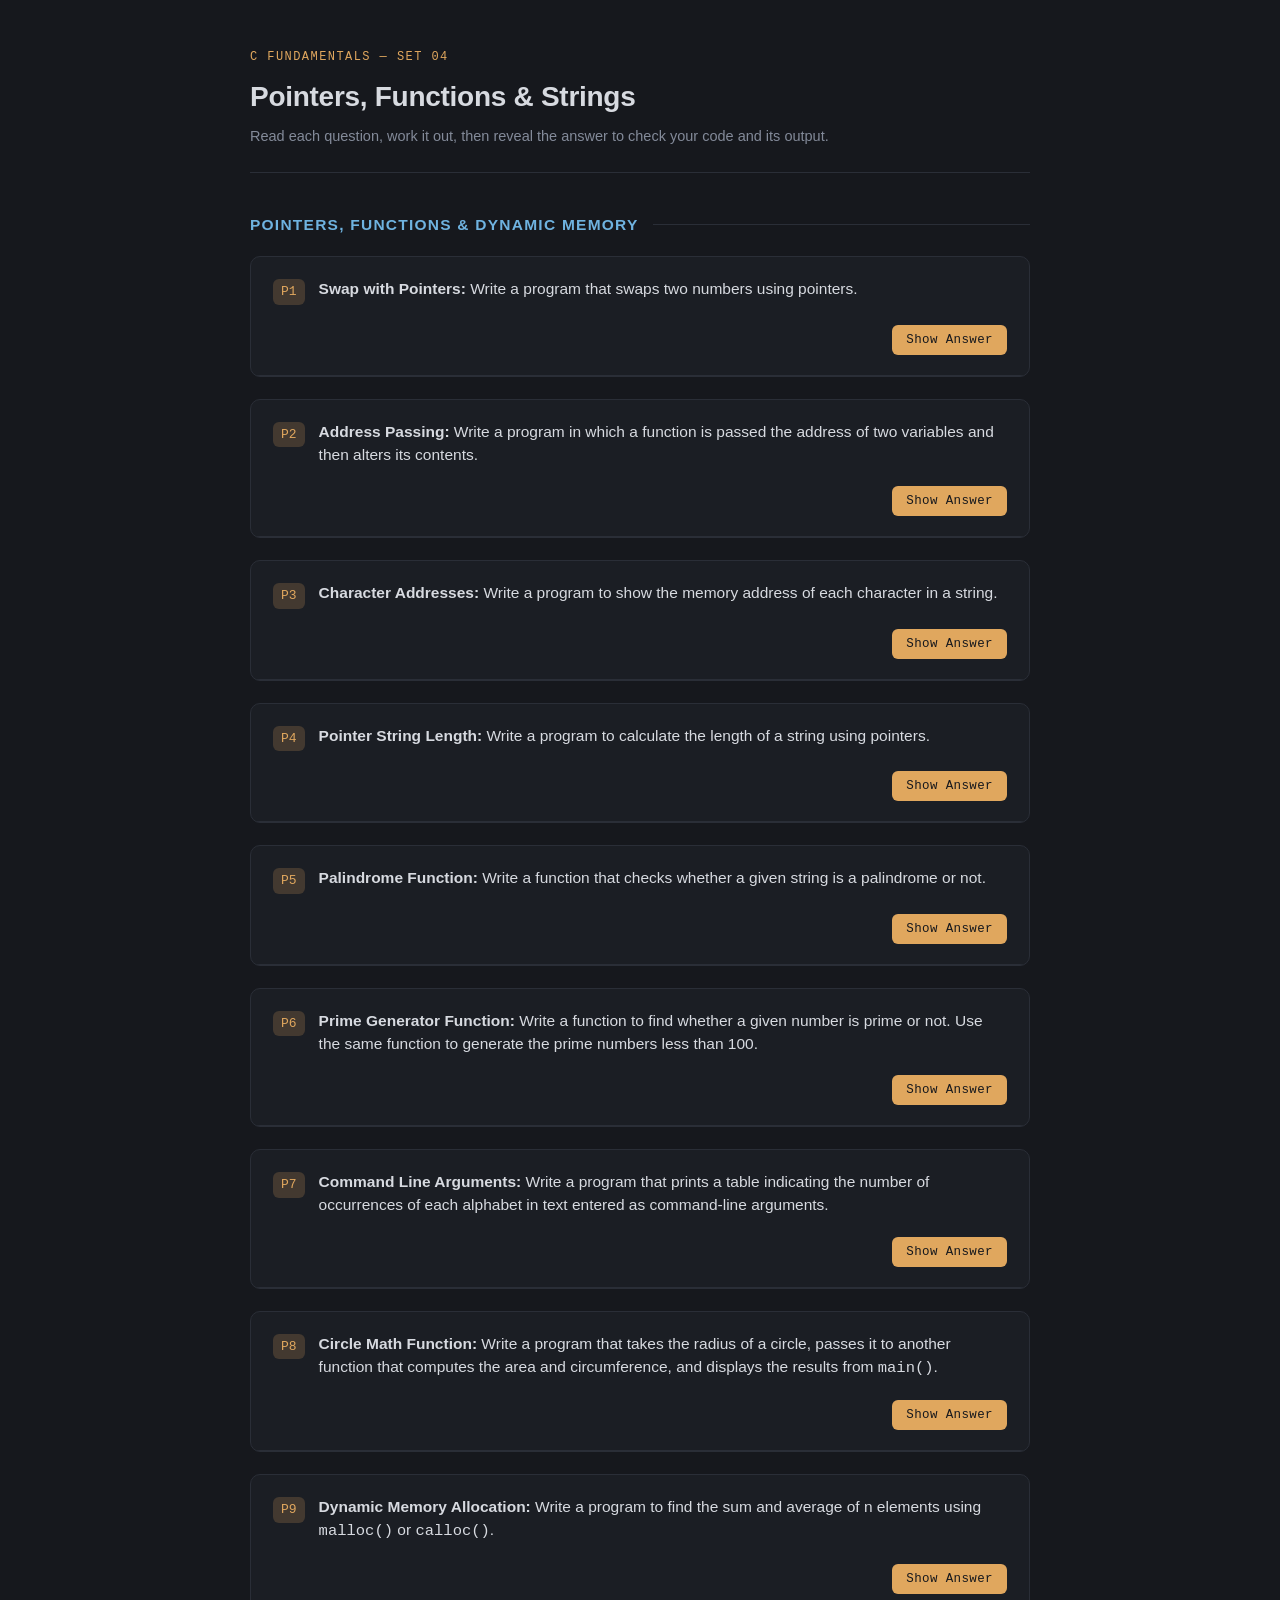
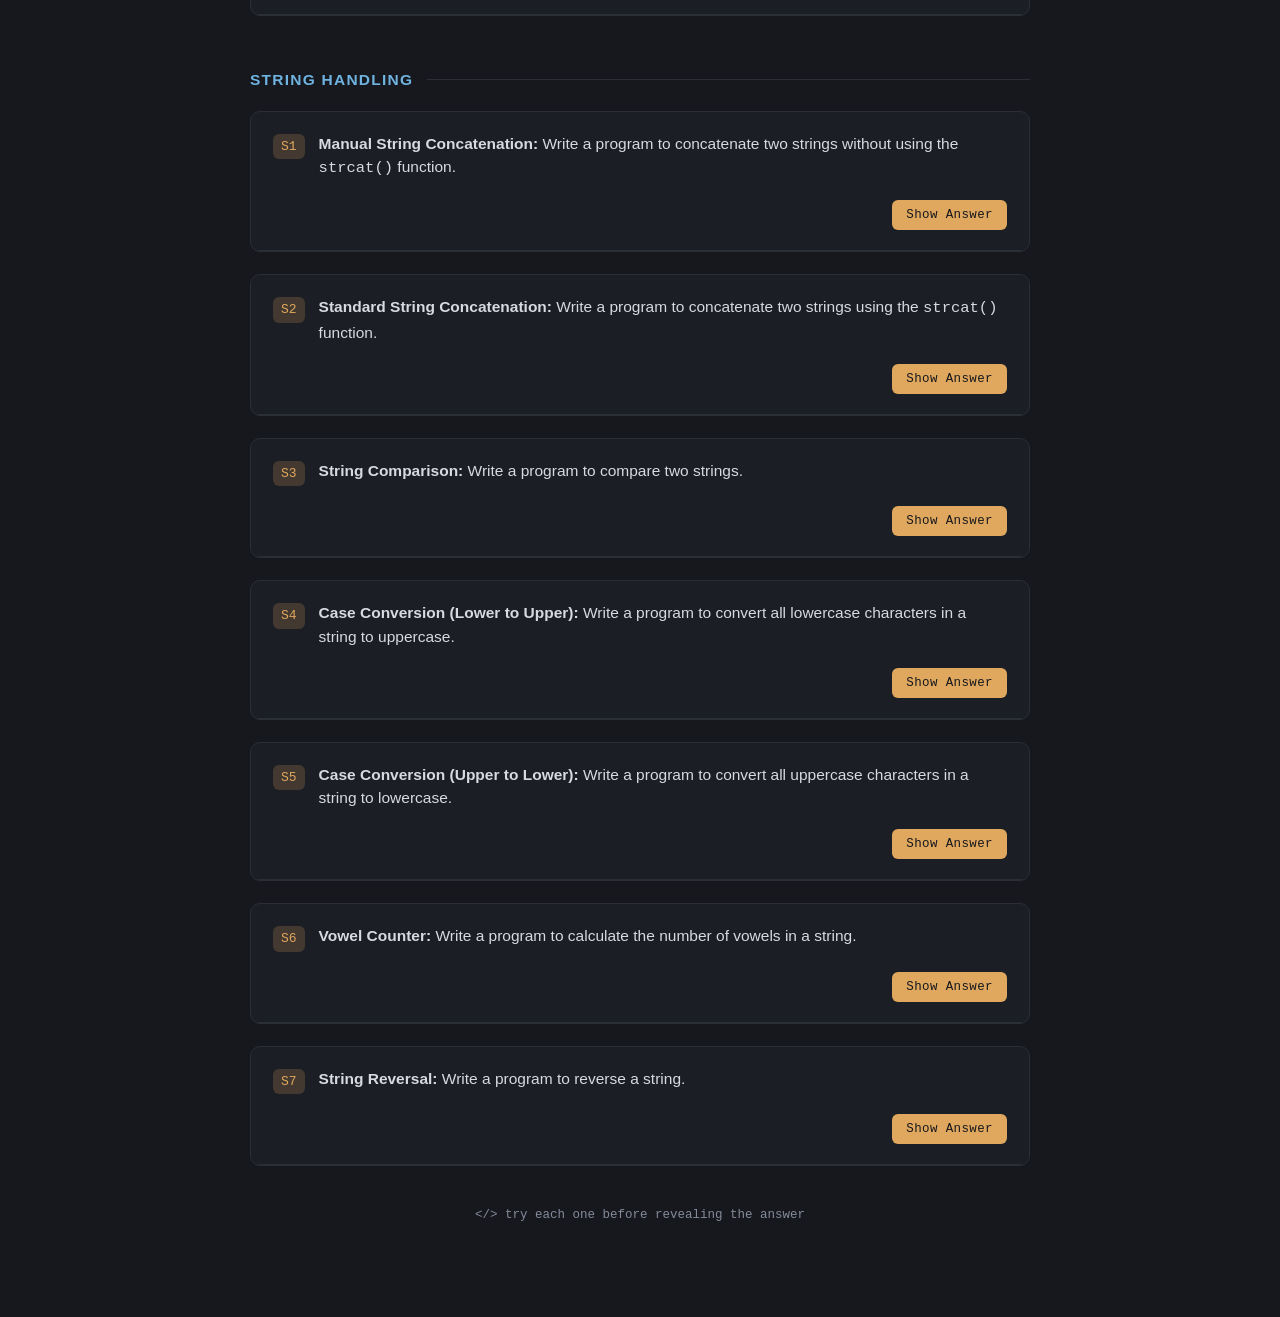
<file: qa/unit3_qa.html>
<!DOCTYPE html>
<html lang="en">
<head>
<meta charset="UTF-8">
<meta name="viewport" content="width=device-width, initial-scale=1.0">
<title>C Practice — Pointers, Functions &amp; Strings</title>
<link rel="stylesheet" href="qa.css">
</head>
<body>
<div class="wrap">

  <header>
    <p class="eyebrow">C Fundamentals — Set 04</p>
    <h1>Pointers, Functions &amp; Strings</h1>
    <p>Read each question, work it out, then reveal the answer to check your code and its output.</p>
  </header>

  <!-- ===================== SECTION: POINTERS, FUNCTIONS & MEMORY ===================== -->
  <div class="section-title"><h2>Pointers, Functions &amp; Dynamic Memory</h2><div class="rule"></div></div>

  <div class="question">
    <div class="q-head"><span class="q-num">P1</span>
      <span class="q-text"><b>Swap with Pointers:</b> Write a program that swaps two numbers using pointers.</span>
    </div>
    <div class="q-footer"><button class="show-btn" data-target="p1">Show Answer</button></div>
    <div class="answer" id="p1"><div class="answer-inner">
      <div class="panel-label">Example Program</div>
      <pre class="code-block"><code><span class="cm">// Swap two numbers using pointers</span>
<span class="kw">#include</span> <span class="str">&lt;stdio.h&gt;</span>

<span class="tp">void</span> <span class="fn">swap</span>(<span class="tp">int</span> *a, <span class="tp">int</span> *b) {
    <span class="tp">int</span> temp = *a;
    *a = *b;
    *b = temp;
}

<span class="tp">int</span> <span class="fn">main</span>() {
    <span class="tp">int</span> x = <span class="str">5</span>, y = <span class="str">9</span>;

    <span class="fn">swap</span>(&amp;x, &amp;y);

    <span class="fn">printf</span>(<span class="str">"x = %d, y = %d\n"</span>, x, y);
    <span class="kw">return</span> <span class="str">0</span>;
}</code></pre>
      <div class="output-label">Output</div>
      <pre class="output-block">x = 9, y = 5</pre>
    </div></div>
  </div>

  <div class="question">
    <div class="q-head"><span class="q-num">P2</span>
      <span class="q-text"><b>Address Passing:</b> Write a program in which a function is passed the address of two variables and then alters its contents.</span>
    </div>
    <div class="q-footer"><button class="show-btn" data-target="p2">Show Answer</button></div>
    <div class="answer" id="p2"><div class="answer-inner">
      <div class="panel-label">Example Program</div>
      <pre class="code-block"><code><span class="cm">// Pass addresses and alter the original variables</span>
<span class="kw">#include</span> <span class="str">&lt;stdio.h&gt;</span>

<span class="tp">void</span> <span class="fn">updateValues</span>(<span class="tp">int</span> *a, <span class="tp">int</span> *b) {
    *a += <span class="str">10</span>;
    *b *= <span class="str">2</span>;
}

<span class="tp">int</span> <span class="fn">main</span>() {
    <span class="tp">int</span> x = <span class="str">5</span>, y = <span class="str">8</span>;

    <span class="fn">printf</span>(<span class="str">"Before: x = %d, y = %d\n"</span>, x, y);

    <span class="fn">updateValues</span>(&amp;x, &amp;y);

    <span class="fn">printf</span>(<span class="str">"After:  x = %d, y = %d\n"</span>, x, y);
    <span class="kw">return</span> <span class="str">0</span>;
}</code></pre>
      <div class="output-label">Output</div>
      <pre class="output-block">Before: x = 5, y = 8
After:  x = 15, y = 16</pre>
    </div></div>
  </div>

  <div class="question">
    <div class="q-head"><span class="q-num">P3</span>
      <span class="q-text"><b>Character Addresses:</b> Write a program to show the memory address of each character in a string.</span>
    </div>
    <div class="q-footer"><button class="show-btn" data-target="p3">Show Answer</button></div>
    <div class="answer" id="p3"><div class="answer-inner">
      <div class="panel-label">Example Program</div>
      <pre class="code-block"><code><span class="cm">// Show the address of each character in a string</span>
<span class="kw">#include</span> <span class="str">&lt;stdio.h&gt;</span>

<span class="tp">int</span> <span class="fn">main</span>() {
    <span class="tp">char</span> str[] = <span class="str">"Cat"</span>;

    <span class="kw">for</span> (<span class="tp">int</span> i = <span class="str">0</span>; str[i] != <span class="str">'\0'</span>; i++)
        <span class="fn">printf</span>(<span class="str">"Address of '%c': %p\n"</span>, str[i], (<span class="tp">void</span>*)&amp;str[i]);

    <span class="kw">return</span> <span class="str">0</span>;
}</code></pre>
      <div class="output-label">Output</div>
      <pre class="output-block">Address of 'C': 0x7ffd3a2b1a3c
Address of 'a': 0x7ffd3a2b1a3d
Address of 't': 0x7ffd3a2b1a3e
<span class="note">(actual addresses vary between runs and machines — notice each is one byte apart)</span></pre>
    </div></div>
  </div>

  <div class="question">
    <div class="q-head"><span class="q-num">P4</span>
      <span class="q-text"><b>Pointer String Length:</b> Write a program to calculate the length of a string using pointers.</span>
    </div>
    <div class="q-footer"><button class="show-btn" data-target="p4">Show Answer</button></div>
    <div class="answer" id="p4"><div class="answer-inner">
      <div class="panel-label">Example Program</div>
      <pre class="code-block"><code><span class="cm">// String length using pointer arithmetic</span>
<span class="kw">#include</span> <span class="str">&lt;stdio.h&gt;</span>

<span class="tp">int</span> <span class="fn">myStrlen</span>(<span class="tp">char</span> *str) {
    <span class="tp">int</span> len = <span class="str">0</span>;
    <span class="kw">while</span> (*(str + len) != <span class="str">'\0'</span>)
        len++;
    <span class="kw">return</span> len;
}

<span class="tp">int</span> <span class="fn">main</span>() {
    <span class="tp">char</span> str[] = <span class="str">"Hello, World!"</span>;

    <span class="fn">printf</span>(<span class="str">"Length of string: %d\n"</span>, <span class="fn">myStrlen</span>(str));
    <span class="kw">return</span> <span class="str">0</span>;
}</code></pre>
      <div class="output-label">Output</div>
      <pre class="output-block">Length of string: 13</pre>
    </div></div>
  </div>

  <div class="question">
    <div class="q-head"><span class="q-num">P5</span>
      <span class="q-text"><b>Palindrome Function:</b> Write a function that checks whether a given string is a palindrome or not.</span>
    </div>
    <div class="q-footer"><button class="show-btn" data-target="p5">Show Answer</button></div>
    <div class="answer" id="p5"><div class="answer-inner">
      <div class="panel-label">Example Program</div>
      <pre class="code-block"><code><span class="cm">// Check whether a string is a palindrome</span>
<span class="kw">#include</span> <span class="str">&lt;stdio.h&gt;</span>
<span class="kw">#include</span> <span class="str">&lt;string.h&gt;</span>

<span class="tp">int</span> <span class="fn">isPalindrome</span>(<span class="tp">char</span> str[]) {
    <span class="tp">int</span> start = <span class="str">0</span>, end = <span class="fn">strlen</span>(str) - <span class="str">1</span>;

    <span class="kw">while</span> (start &lt; end) {
        <span class="kw">if</span> (str[start] != str[end])
            <span class="kw">return</span> <span class="str">0</span>;
        start++;
        end--;
    }
    <span class="kw">return</span> <span class="str">1</span>;
}

<span class="tp">int</span> <span class="fn">main</span>() {
    <span class="tp">char</span> str[] = <span class="str">"madam"</span>;

    <span class="kw">if</span> (<span class="fn">isPalindrome</span>(str))
        <span class="fn">printf</span>(<span class="str">"\"%s\" is a palindrome\n"</span>, str);
    <span class="kw">else</span>
        <span class="fn">printf</span>(<span class="str">"\"%s\" is not a palindrome\n"</span>, str);

    <span class="kw">return</span> <span class="str">0</span>;
}</code></pre>
      <div class="output-label">Output</div>
      <pre class="output-block">"madam" is a palindrome</pre>
    </div></div>
  </div>

  <div class="question">
    <div class="q-head"><span class="q-num">P6</span>
      <span class="q-text"><b>Prime Generator Function:</b> Write a function to find whether a given number is prime or not. Use the same function to generate the prime numbers less than 100.</span>
    </div>
    <div class="q-footer"><button class="show-btn" data-target="p6">Show Answer</button></div>
    <div class="answer" id="p6"><div class="answer-inner">
      <div class="panel-label">Example Program</div>
      <pre class="code-block"><code><span class="cm">// Prime check function, reused to list primes below 100</span>
<span class="kw">#include</span> <span class="str">&lt;stdio.h&gt;</span>

<span class="tp">int</span> <span class="fn">isPrime</span>(<span class="tp">int</span> n) {
    <span class="kw">if</span> (n &lt; <span class="str">2</span>) <span class="kw">return</span> <span class="str">0</span>;
    <span class="kw">for</span> (<span class="tp">int</span> i = <span class="str">2</span>; i * i &lt;= n; i++) {
        <span class="kw">if</span> (n % i == <span class="str">0</span>)
            <span class="kw">return</span> <span class="str">0</span>;
    }
    <span class="kw">return</span> <span class="str">1</span>;
}

<span class="tp">int</span> <span class="fn">main</span>() {
    <span class="fn">printf</span>(<span class="str">"Prime numbers less than 100: "</span>);
    <span class="kw">for</span> (<span class="tp">int</span> i = <span class="str">2</span>; i &lt; <span class="str">100</span>; i++) {
        <span class="kw">if</span> (<span class="fn">isPrime</span>(i))
            <span class="fn">printf</span>(<span class="str">"%d "</span>, i);
    }
    <span class="fn">printf</span>(<span class="str">"\n"</span>);
    <span class="kw">return</span> <span class="str">0</span>;
}</code></pre>
      <div class="output-label">Output</div>
      <pre class="output-block">Prime numbers less than 100: 2 3 5 7 11 13 17 19 23 29 31 37 41 43 47 53 59 61 67 71 73 79 83 89 97 </pre>
    </div></div>
  </div>

  <div class="question">
    <div class="q-head"><span class="q-num">P7</span>
      <span class="q-text"><b>Command Line Arguments:</b> Write a program that prints a table indicating the number of occurrences of each alphabet in text entered as command-line arguments.</span>
    </div>
    <div class="q-footer"><button class="show-btn" data-target="p7">Show Answer</button></div>
    <div class="answer" id="p7"><div class="answer-inner">
      <div class="panel-label">Example Program</div>
      <pre class="code-block"><code><span class="cm">// Letter frequency from command-line arguments</span>
<span class="kw">#include</span> <span class="str">&lt;stdio.h&gt;</span>
<span class="kw">#include</span> <span class="str">&lt;ctype.h&gt;</span>

<span class="tp">int</span> <span class="fn">main</span>(<span class="tp">int</span> argc, <span class="tp">char</span> *argv[]) {
    <span class="tp">int</span> freq[<span class="str">26</span>] = {<span class="str">0</span>};

    <span class="kw">for</span> (<span class="tp">int</span> a = <span class="str">1</span>; a &lt; argc; a++) {
        <span class="kw">for</span> (<span class="tp">int</span> i = <span class="str">0</span>; argv[a][i] != <span class="str">'\0'</span>; i++) {
            <span class="kw">if</span> (<span class="fn">isalpha</span>(argv[a][i])) {
                <span class="tp">int</span> index = <span class="fn">tolower</span>(argv[a][i]) - <span class="str">'a'</span>;
                freq[index]++;
            }
        }
    }

    <span class="fn">printf</span>(<span class="str">"Letter  Count\n"</span>);
    <span class="kw">for</span> (<span class="tp">int</span> i = <span class="str">0</span>; i &lt; <span class="str">26</span>; i++) {
        <span class="kw">if</span> (freq[i] &gt; <span class="str">0</span>)
            <span class="fn">printf</span>(<span class="str">"  %c      %d\n"</span>, <span class="str">'a'</span> + i, freq[i]);
    }

    <span class="kw">return</span> <span class="str">0</span>;
}</code></pre>
      <div class="output-label">Output</div>
      <pre class="output-block">$ <span class="in">./a.out Hello World</span>
Letter  Count
  d      1
  e      1
  h      1
  l      3
  o      2
  r      1
  w      1</pre>
    </div></div>
  </div>

  <div class="question">
    <div class="q-head"><span class="q-num">P8</span>
      <span class="q-text"><b>Circle Math Function:</b> Write a program that takes the radius of a circle, passes it to another function that computes the area and circumference, and displays the results from <code>main()</code>.</span>
    </div>
    <div class="q-footer"><button class="show-btn" data-target="p8">Show Answer</button></div>
    <div class="answer" id="p8"><div class="answer-inner">
      <div class="panel-label">Example Program</div>
      <pre class="code-block"><code><span class="cm">// Compute area and circumference in a helper function</span>
<span class="kw">#include</span> <span class="str">&lt;stdio.h&gt;</span>
<span class="kw">#define</span> PI <span class="str">3.14159</span>

<span class="tp">void</span> <span class="fn">circleStats</span>(<span class="tp">float</span> radius, <span class="tp">float</span> *area, <span class="tp">float</span> *circumference) {
    *area = PI * radius * radius;
    *circumference = <span class="str">2</span> * PI * radius;
}

<span class="tp">int</span> <span class="fn">main</span>() {
    <span class="tp">float</span> radius = <span class="str">5</span>, area, circumference;

    <span class="fn">circleStats</span>(radius, &amp;area, &amp;circumference);

    <span class="fn">printf</span>(<span class="str">"Area: %.2f\n"</span>, area);
    <span class="fn">printf</span>(<span class="str">"Circumference: %.2f\n"</span>, circumference);
    <span class="kw">return</span> <span class="str">0</span>;
}</code></pre>
      <div class="output-label">Output</div>
      <pre class="output-block">Area: 78.54
Circumference: 31.42</pre>
    </div></div>
  </div>

  <div class="question">
    <div class="q-head"><span class="q-num">P9</span>
      <span class="q-text"><b>Dynamic Memory Allocation:</b> Write a program to find the sum and average of n elements using <code>malloc()</code> or <code>calloc()</code>.</span>
    </div>
    <div class="q-footer"><button class="show-btn" data-target="p9">Show Answer</button></div>
    <div class="answer" id="p9"><div class="answer-inner">
      <div class="panel-label">Example Program</div>
      <pre class="code-block"><code><span class="cm">// Sum and average of n elements using malloc</span>
<span class="kw">#include</span> <span class="str">&lt;stdio.h&gt;</span>
<span class="kw">#include</span> <span class="str">&lt;stdlib.h&gt;</span>

<span class="tp">int</span> <span class="fn">main</span>() {
    <span class="tp">int</span> n = <span class="str">5</span>, i;
    <span class="tp">float</span> sum = <span class="str">0</span>;

    <span class="tp">int</span> *arr = (<span class="tp">int</span>*) <span class="fn">malloc</span>(n * <span class="kw">sizeof</span>(<span class="tp">int</span>));
    <span class="kw">if</span> (arr == NULL) {
        <span class="fn">printf</span>(<span class="str">"Memory allocation failed\n"</span>);
        <span class="kw">return</span> <span class="str">1</span>;
    }

    <span class="fn">printf</span>(<span class="str">"Enter %d numbers: "</span>, n);
    <span class="kw">for</span> (i = <span class="str">0</span>; i &lt; n; i++)
        <span class="fn">scanf</span>(<span class="str">"%d"</span>, &amp;arr[i]);

    <span class="kw">for</span> (i = <span class="str">0</span>; i &lt; n; i++)
        sum += arr[i];

    <span class="fn">printf</span>(<span class="str">"Sum: %.2f\n"</span>, sum);
    <span class="fn">printf</span>(<span class="str">"Average: %.2f\n"</span>, sum / n);

    <span class="fn">free</span>(arr);
    <span class="kw">return</span> <span class="str">0</span>;
}</code></pre>
      <div class="output-label">Output</div>
      <pre class="output-block">Enter 5 numbers: <span class="in">10 20 30 40 50</span>
Sum: 150.00
Average: 30.00</pre>
    </div></div>
  </div>

  <!-- ===================== SECTION: STRING HANDLING ===================== -->
  <div class="section-title"><h2>String Handling</h2><div class="rule"></div></div>

  <div class="question">
    <div class="q-head"><span class="q-num">S1</span>
      <span class="q-text"><b>Manual String Concatenation:</b> Write a program to concatenate two strings without using the <code>strcat()</code> function.</span>
    </div>
    <div class="q-footer"><button class="show-btn" data-target="s1">Show Answer</button></div>
    <div class="answer" id="s1"><div class="answer-inner">
      <div class="panel-label">Example Program</div>
      <pre class="code-block"><code><span class="cm">// Concatenate two strings without strcat</span>
<span class="kw">#include</span> <span class="str">&lt;stdio.h&gt;</span>

<span class="tp">void</span> <span class="fn">myStrcat</span>(<span class="tp">char</span> s1[], <span class="tp">char</span> s2[]) {
    <span class="tp">int</span> i = <span class="str">0</span>, j = <span class="str">0</span>;

    <span class="kw">while</span> (s1[i] != <span class="str">'\0'</span>) i++;
    <span class="kw">while</span> (s2[j] != <span class="str">'\0'</span>) {
        s1[i] = s2[j];
        i++; j++;
    }
    s1[i] = <span class="str">'\0'</span>;
}

<span class="tp">int</span> <span class="fn">main</span>() {
    <span class="tp">char</span> s1[<span class="str">50</span>] = <span class="str">"Hello, "</span>;
    <span class="tp">char</span> s2[] = <span class="str">"World!"</span>;

    <span class="fn">myStrcat</span>(s1, s2);

    <span class="fn">printf</span>(<span class="str">"Concatenated string: %s\n"</span>, s1);
    <span class="kw">return</span> <span class="str">0</span>;
}</code></pre>
      <div class="output-label">Output</div>
      <pre class="output-block">Concatenated string: Hello, World!</pre>
    </div></div>
  </div>

  <div class="question">
    <div class="q-head"><span class="q-num">S2</span>
      <span class="q-text"><b>Standard String Concatenation:</b> Write a program to concatenate two strings using the <code>strcat()</code> function.</span>
    </div>
    <div class="q-footer"><button class="show-btn" data-target="s2">Show Answer</button></div>
    <div class="answer" id="s2"><div class="answer-inner">
      <div class="panel-label">Example Program</div>
      <pre class="code-block"><code><span class="cm">// Concatenate two strings using strcat</span>
<span class="kw">#include</span> <span class="str">&lt;stdio.h&gt;</span>
<span class="kw">#include</span> <span class="str">&lt;string.h&gt;</span>

<span class="tp">int</span> <span class="fn">main</span>() {
    <span class="tp">char</span> s1[<span class="str">50</span>] = <span class="str">"Hello, "</span>;
    <span class="tp">char</span> s2[] = <span class="str">"World!"</span>;

    <span class="fn">strcat</span>(s1, s2);

    <span class="fn">printf</span>(<span class="str">"Concatenated string: %s\n"</span>, s1);
    <span class="kw">return</span> <span class="str">0</span>;
}</code></pre>
      <div class="output-label">Output</div>
      <pre class="output-block">Concatenated string: Hello, World!</pre>
    </div></div>
  </div>

  <div class="question">
    <div class="q-head"><span class="q-num">S3</span>
      <span class="q-text"><b>String Comparison:</b> Write a program to compare two strings.</span>
    </div>
    <div class="q-footer"><button class="show-btn" data-target="s3">Show Answer</button></div>
    <div class="answer" id="s3"><div class="answer-inner">
      <div class="panel-label">Example Program</div>
      <pre class="code-block"><code><span class="cm">// Compare two strings</span>
<span class="kw">#include</span> <span class="str">&lt;stdio.h&gt;</span>
<span class="kw">#include</span> <span class="str">&lt;string.h&gt;</span>

<span class="tp">int</span> <span class="fn">main</span>() {
    <span class="tp">char</span> s1[] = <span class="str">"apple"</span>;
    <span class="tp">char</span> s2[] = <span class="str">"banana"</span>;

    <span class="tp">int</span> result = <span class="fn">strcmp</span>(s1, s2);

    <span class="kw">if</span> (result == <span class="str">0</span>)
        <span class="fn">printf</span>(<span class="str">"Strings are equal\n"</span>);
    <span class="kw">else if</span> (result &lt; <span class="str">0</span>)
        <span class="fn">printf</span>(<span class="str">"\"%s\" comes before \"%s\"\n"</span>, s1, s2);
    <span class="kw">else</span>
        <span class="fn">printf</span>(<span class="str">"\"%s\" comes after \"%s\"\n"</span>, s1, s2);

    <span class="kw">return</span> <span class="str">0</span>;
}</code></pre>
      <div class="output-label">Output</div>
      <pre class="output-block">"apple" comes before "banana"</pre>
    </div></div>
  </div>

  <div class="question">
    <div class="q-head"><span class="q-num">S4</span>
      <span class="q-text"><b>Case Conversion (Lower to Upper):</b> Write a program to convert all lowercase characters in a string to uppercase.</span>
    </div>
    <div class="q-footer"><button class="show-btn" data-target="s4">Show Answer</button></div>
    <div class="answer" id="s4"><div class="answer-inner">
      <div class="panel-label">Example Program</div>
      <pre class="code-block"><code><span class="cm">// Convert lowercase characters to uppercase</span>
<span class="kw">#include</span> <span class="str">&lt;stdio.h&gt;</span>
<span class="kw">#include</span> <span class="str">&lt;ctype.h&gt;</span>

<span class="tp">int</span> <span class="fn">main</span>() {
    <span class="tp">char</span> str[] = <span class="str">"Hello World"</span>;

    <span class="kw">for</span> (<span class="tp">int</span> i = <span class="str">0</span>; str[i] != <span class="str">'\0'</span>; i++) {
        <span class="kw">if</span> (<span class="fn">islower</span>(str[i]))
            str[i] = <span class="fn">toupper</span>(str[i]);
    }

    <span class="fn">printf</span>(<span class="str">"Uppercase: %s\n"</span>, str);
    <span class="kw">return</span> <span class="str">0</span>;
}</code></pre>
      <div class="output-label">Output</div>
      <pre class="output-block">Uppercase: HELLO WORLD</pre>
    </div></div>
  </div>

  <div class="question">
    <div class="q-head"><span class="q-num">S5</span>
      <span class="q-text"><b>Case Conversion (Upper to Lower):</b> Write a program to convert all uppercase characters in a string to lowercase.</span>
    </div>
    <div class="q-footer"><button class="show-btn" data-target="s5">Show Answer</button></div>
    <div class="answer" id="s5"><div class="answer-inner">
      <div class="panel-label">Example Program</div>
      <pre class="code-block"><code><span class="cm">// Convert uppercase characters to lowercase</span>
<span class="kw">#include</span> <span class="str">&lt;stdio.h&gt;</span>
<span class="kw">#include</span> <span class="str">&lt;ctype.h&gt;</span>

<span class="tp">int</span> <span class="fn">main</span>() {
    <span class="tp">char</span> str[] = <span class="str">"Hello World"</span>;

    <span class="kw">for</span> (<span class="tp">int</span> i = <span class="str">0</span>; str[i] != <span class="str">'\0'</span>; i++) {
        <span class="kw">if</span> (<span class="fn">isupper</span>(str[i]))
            str[i] = <span class="fn">tolower</span>(str[i]);
    }

    <span class="fn">printf</span>(<span class="str">"Lowercase: %s\n"</span>, str);
    <span class="kw">return</span> <span class="str">0</span>;
}</code></pre>
      <div class="output-label">Output</div>
      <pre class="output-block">Lowercase: hello world</pre>
    </div></div>
  </div>

  <div class="question">
    <div class="q-head"><span class="q-num">S6</span>
      <span class="q-text"><b>Vowel Counter:</b> Write a program to calculate the number of vowels in a string.</span>
    </div>
    <div class="q-footer"><button class="show-btn" data-target="s6">Show Answer</button></div>
    <div class="answer" id="s6"><div class="answer-inner">
      <div class="panel-label">Example Program</div>
      <pre class="code-block"><code><span class="cm">// Count the number of vowels in a string</span>
<span class="kw">#include</span> <span class="str">&lt;stdio.h&gt;</span>
<span class="kw">#include</span> <span class="str">&lt;ctype.h&gt;</span>

<span class="tp">int</span> <span class="fn">main</span>() {
    <span class="tp">char</span> str[] = <span class="str">"Programming in C is fun"</span>;
    <span class="tp">int</span> count = <span class="str">0</span>;

    <span class="kw">for</span> (<span class="tp">int</span> i = <span class="str">0</span>; str[i] != <span class="str">'\0'</span>; i++) {
        <span class="tp">char</span> c = <span class="fn">tolower</span>(str[i]);
        <span class="kw">if</span> (c == <span class="str">'a'</span> || c == <span class="str">'e'</span> || c == <span class="str">'i'</span> || c == <span class="str">'o'</span> || c == <span class="str">'u'</span>)
            count++;
    }

    <span class="fn">printf</span>(<span class="str">"Number of vowels: %d\n"</span>, count);
    <span class="kw">return</span> <span class="str">0</span>;
}</code></pre>
      <div class="output-label">Output</div>
      <pre class="output-block">Number of vowels: 6</pre>
    </div></div>
  </div>

  <div class="question">
    <div class="q-head"><span class="q-num">S7</span>
      <span class="q-text"><b>String Reversal:</b> Write a program to reverse a string.</span>
    </div>
    <div class="q-footer"><button class="show-btn" data-target="s7">Show Answer</button></div>
    <div class="answer" id="s7"><div class="answer-inner">
      <div class="panel-label">Example Program</div>
      <pre class="code-block"><code><span class="cm">// Reverse a string</span>
<span class="kw">#include</span> <span class="str">&lt;stdio.h&gt;</span>
<span class="kw">#include</span> <span class="str">&lt;string.h&gt;</span>

<span class="tp">int</span> <span class="fn">main</span>() {
    <span class="tp">char</span> str[] = <span class="str">"Hello, World!"</span>;
    <span class="tp">int</span> len = <span class="fn">strlen</span>(str);

    <span class="kw">for</span> (<span class="tp">int</span> i = len - <span class="str">1</span>; i &gt;= <span class="str">0</span>; i--)
        <span class="fn">printf</span>(<span class="str">"%c"</span>, str[i]);
    <span class="fn">printf</span>(<span class="str">"\n"</span>);

    <span class="kw">return</span> <span class="str">0</span>;
}</code></pre>
      <div class="output-label">Output</div>
      <pre class="output-block">!dlroW ,olleH</pre>
    </div></div>
  </div>

  <footer>&lt;/&gt; try each one before revealing the answer</footer>
</div>

<script>
  document.querySelectorAll('.show-btn').forEach(btn => {
    btn.addEventListener('click', () => {
      const panel = document.getElementById(btn.dataset.target);
      const isOpen = panel.classList.toggle('open');
      btn.textContent = isOpen ? 'Hide Answer' : 'Show Answer';
      btn.classList.toggle('is-open', isOpen);
    });
  });
</script>
</body>
</html>
</file>
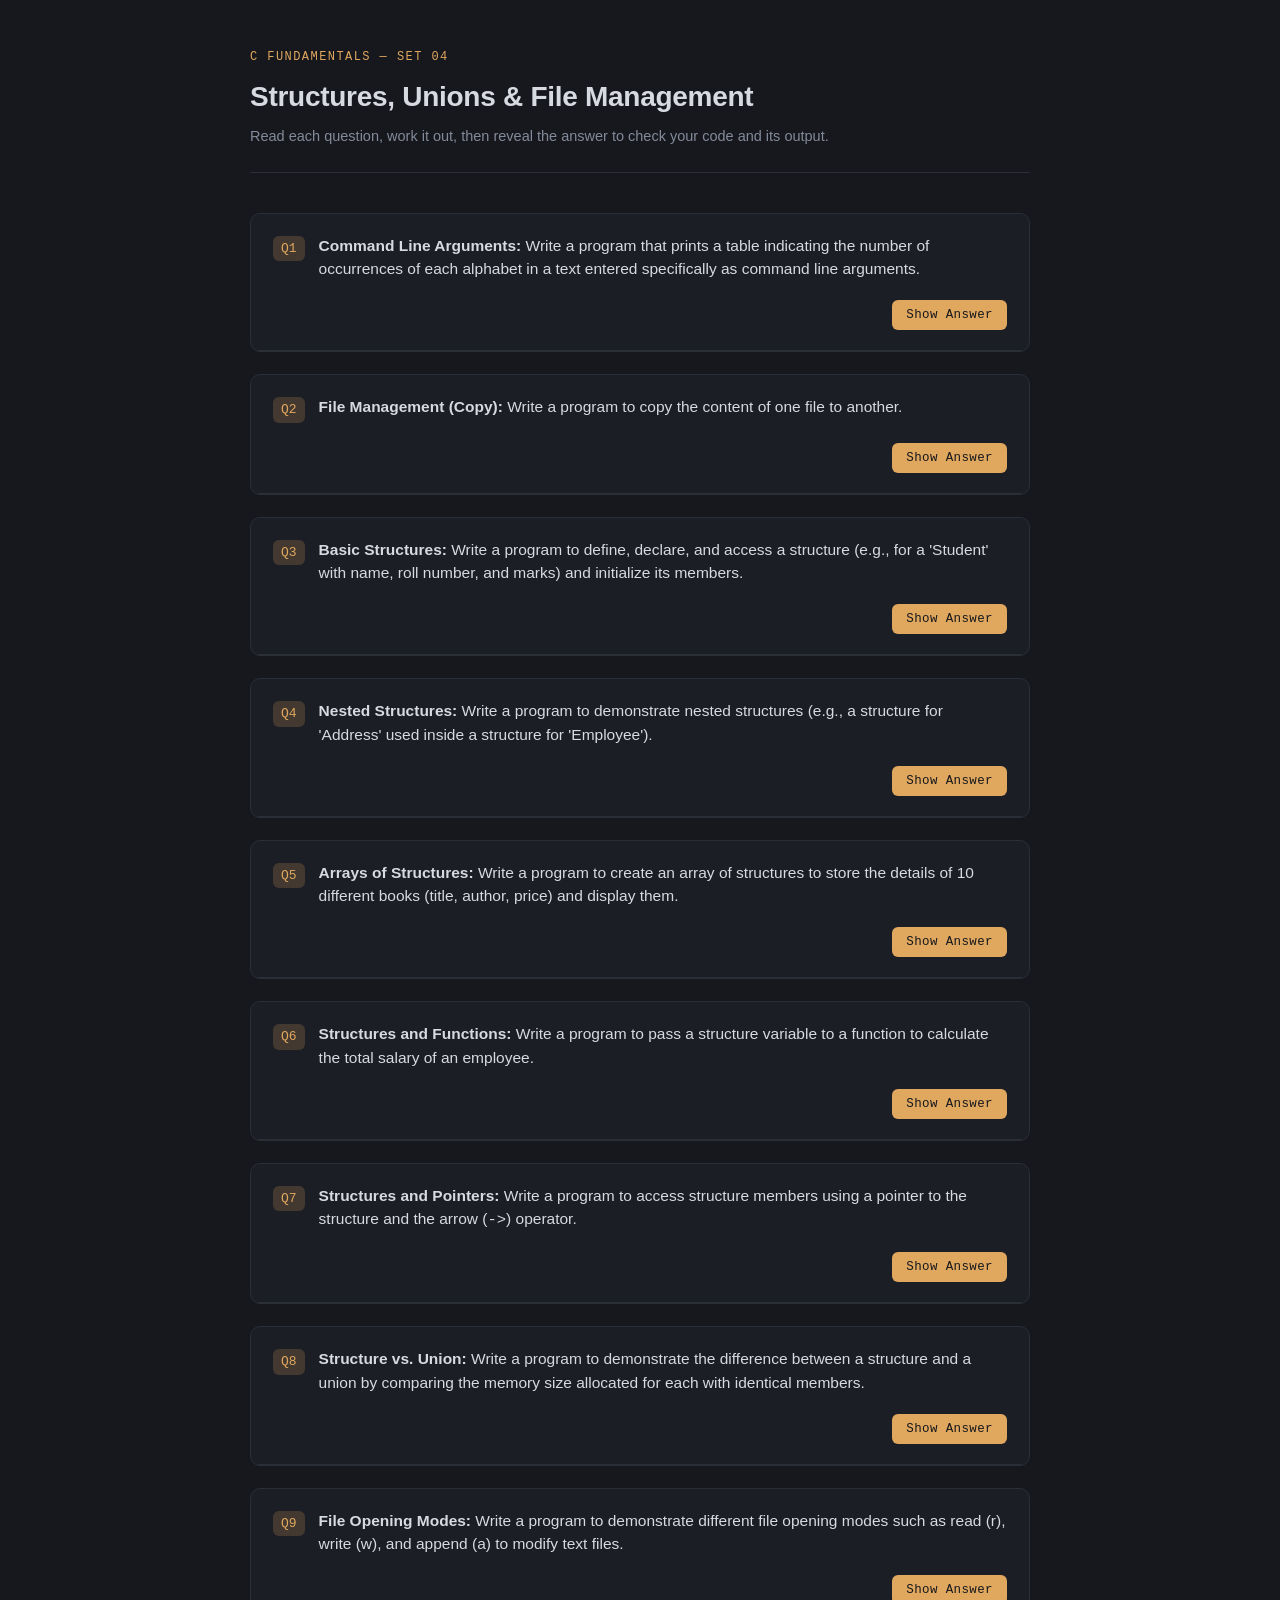
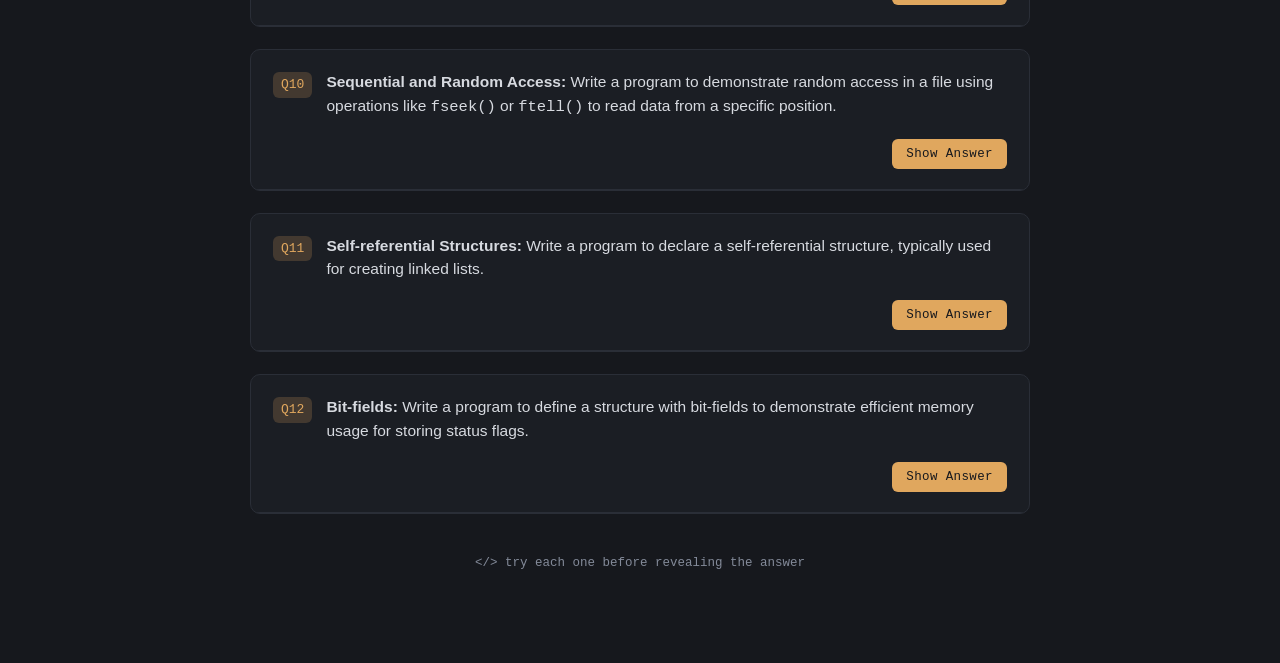
<file: qa/unit4_qa.html>
<!DOCTYPE html>
<html lang="en">
<head>
<meta charset="UTF-8">
<meta name="viewport" content="width=device-width, initial-scale=1.0">
<title>C Practice — Structures, Unions &amp; File Management</title>
<link rel="stylesheet" href="qa.css">
</head>
<body>
<div class="wrap">

  <header>
    <p class="eyebrow">C Fundamentals — Set 04</p>
    <h1>Structures, Unions &amp; File Management</h1>
    <p>Read each question, work it out, then reveal the answer to check your code and its output.</p>
  </header>

  <!-- Question 1 -->
  <div class="question">
    <div class="q-head">
      <span class="q-num">Q1</span>
      <span class="q-text"><b>Command Line Arguments:</b> Write a program that prints a table indicating the number of occurrences of each alphabet in a text entered specifically as command line arguments.</span>
    </div>
    <div class="q-footer">
      <button class="show-btn" data-target="a1">Show Answer</button>
    </div>
    <div class="answer" id="a1">
      <div class="answer-inner">
        <div class="panel-label">Example Program</div>
        <pre class="code-block"><code><span class="cm">// Count occurrences of each alphabet from command line arguments</span>
<span class="kw">#include</span> <span class="str">&lt;stdio.h&gt;</span>
<span class="kw">#include</span> <span class="str">&lt;ctype.h&gt;</span>

<span class="tp">int</span> <span class="fn">main</span>(<span class="tp">int</span> argc, <span class="tp">char</span> *argv[]) {
    <span class="tp">int</span> count[<span class="str">26</span>] = {<span class="str">0</span>};
    <span class="tp">int</span> i, j;

    <span class="kw">if</span> (argc &lt; <span class="str">2</span>) {
        <span class="fn">printf</span>(<span class="str">"Usage: %s &lt;text&gt;\n"</span>, argv[<span class="str">0</span>]);
        <span class="kw">return</span> <span class="str">1</span>;
    }

    <span class="cm">// Process each argument, character by character</span>
    <span class="kw">for</span> (i = <span class="str">1</span>; i &lt; argc; i++) {
        <span class="kw">for</span> (j = <span class="str">0</span>; argv[i][j] != <span class="str">'\0'</span>; j++) {
            <span class="kw">if</span> (<span class="fn">isalpha</span>(argv[i][j])) {
                <span class="tp">char</span> ch = <span class="fn">tolower</span>(argv[i][j]);
                count[ch - <span class="str">'a'</span>]++;
            }
        }
    }

    <span class="fn">printf</span>(<span class="str">"Letter | Count\n"</span>);
    <span class="fn">printf</span>(<span class="str">"-------+------\n"</span>);
    <span class="kw">for</span> (i = <span class="str">0</span>; i &lt; <span class="str">26</span>; i++) {
        <span class="kw">if</span> (count[i] &gt; <span class="str">0</span>)
            <span class="fn">printf</span>(<span class="str">"   %c   |  %d\n"</span>, <span class="str">'a'</span> + i, count[i]);
    }

    <span class="kw">return</span> <span class="str">0</span>;
}</code></pre>
        <div class="output-label">Output</div>
        <pre class="output-block">$ <span class="in">./a.out "Hello World"</span>
Letter | Count
-------+------
   d   |  1
   e   |  1
   h   |  1
   l   |  3
   o   |  2
   r   |  1
   w   |  1</pre>
      </div>
    </div>
  </div>

  <!-- Question 2 -->
  <div class="question">
    <div class="q-head">
      <span class="q-num">Q2</span>
      <span class="q-text"><b>File Management (Copy):</b> Write a program to copy the content of one file to another.</span>
    </div>
    <div class="q-footer">
      <button class="show-btn" data-target="a2">Show Answer</button>
    </div>
    <div class="answer" id="a2">
      <div class="answer-inner">
        <div class="panel-label">Example Program</div>
        <pre class="code-block"><code><span class="cm">// Copy the content of one file to another</span>
<span class="kw">#include</span> <span class="str">&lt;stdio.h&gt;</span>
<span class="kw">#include</span> <span class="str">&lt;stdlib.h&gt;</span>

<span class="tp">int</span> <span class="fn">main</span>() {
    FILE *src, *dest;
    <span class="tp">char</span> ch;

    src = <span class="fn">fopen</span>(<span class="str">"source.txt"</span>, <span class="str">"r"</span>);
    <span class="kw">if</span> (src == NULL) {
        <span class="fn">printf</span>(<span class="str">"Cannot open source file\n"</span>);
        <span class="fn">exit</span>(<span class="str">1</span>);
    }

    dest = <span class="fn">fopen</span>(<span class="str">"destination.txt"</span>, <span class="str">"w"</span>);
    <span class="kw">if</span> (dest == NULL) {
        <span class="fn">printf</span>(<span class="str">"Cannot open destination file\n"</span>);
        <span class="fn">fclose</span>(src);
        <span class="fn">exit</span>(<span class="str">1</span>);
    }

    <span class="cm">// Read and write one character at a time</span>
    <span class="kw">while</span> ((ch = <span class="fn">fgetc</span>(src)) != EOF) {
        <span class="fn">fputc</span>(ch, dest);
    }

    <span class="fn">printf</span>(<span class="str">"File copied successfully\n"</span>);

    <span class="fn">fclose</span>(src);
    <span class="fn">fclose</span>(dest);

    <span class="kw">return</span> <span class="str">0</span>;
}</code></pre>
        <div class="output-label">Output</div>
        <pre class="output-block">File copied successfully</pre>
      </div>
    </div>
  </div>

  <!-- Question 3 -->
  <div class="question">
    <div class="q-head">
      <span class="q-num">Q3</span>
      <span class="q-text"><b>Basic Structures:</b> Write a program to define, declare, and access a structure (e.g., for a 'Student' with name, roll number, and marks) and initialize its members.</span>
    </div>
    <div class="q-footer">
      <button class="show-btn" data-target="a3">Show Answer</button>
    </div>
    <div class="answer" id="a3">
      <div class="answer-inner">
        <div class="panel-label">Example Program</div>
        <pre class="code-block"><code><span class="cm">// Define, declare, and access a Student structure</span>
<span class="kw">#include</span> <span class="str">&lt;stdio.h&gt;</span>

<span class="kw">struct</span> Student {
    <span class="tp">char</span> name[<span class="str">50</span>];
    <span class="tp">int</span> rollNo;
    <span class="tp">float</span> marks;
};

<span class="tp">int</span> <span class="fn">main</span>() {
    <span class="cm">// Declare and initialize a structure variable</span>
    <span class="kw">struct</span> Student s1 = {<span class="str">"Ananya"</span>, <span class="str">101</span>, <span class="str">88.5</span>};

    <span class="fn">printf</span>(<span class="str">"Name: %s\n"</span>, s1.name);
    <span class="fn">printf</span>(<span class="str">"Roll No: %d\n"</span>, s1.rollNo);
    <span class="fn">printf</span>(<span class="str">"Marks: %.2f\n"</span>, s1.marks);

    <span class="kw">return</span> <span class="str">0</span>;
}</code></pre>
        <div class="output-label">Output</div>
        <pre class="output-block">Name: Ananya
Roll No: 101
Marks: 88.50</pre>
      </div>
    </div>
  </div>

  <!-- Question 4 -->
  <div class="question">
    <div class="q-head">
      <span class="q-num">Q4</span>
      <span class="q-text"><b>Nested Structures:</b> Write a program to demonstrate nested structures (e.g., a structure for 'Address' used inside a structure for 'Employee').</span>
    </div>
    <div class="q-footer">
      <button class="show-btn" data-target="a4">Show Answer</button>
    </div>
    <div class="answer" id="a4">
      <div class="answer-inner">
        <div class="panel-label">Example Program</div>
        <pre class="code-block"><code><span class="cm">// Nested structure: Address inside Employee</span>
<span class="kw">#include</span> <span class="str">&lt;stdio.h&gt;</span>

<span class="kw">struct</span> Address {
    <span class="tp">char</span> city[<span class="str">30</span>];
    <span class="tp">char</span> state[<span class="str">30</span>];
    <span class="tp">int</span> pincode;
};

<span class="kw">struct</span> Employee {
    <span class="tp">char</span> name[<span class="str">50</span>];
    <span class="tp">int</span> empId;
    <span class="kw">struct</span> Address addr;  <span class="cm">// nested structure member</span>
};

<span class="tp">int</span> <span class="fn">main</span>() {
    <span class="kw">struct</span> Employee e1 = {
        <span class="str">"Rohit Sharma"</span>,
        <span class="str">2045</span>,
        {<span class="str">"Bhubaneswar"</span>, <span class="str">"Odisha"</span>, <span class="str">751001</span>}
    };

    <span class="fn">printf</span>(<span class="str">"Employee: %s\n"</span>, e1.name);
    <span class="fn">printf</span>(<span class="str">"ID: %d\n"</span>, e1.empId);
    <span class="fn">printf</span>(<span class="str">"City: %s\n"</span>, e1.addr.city);
    <span class="fn">printf</span>(<span class="str">"State: %s\n"</span>, e1.addr.state);
    <span class="fn">printf</span>(<span class="str">"Pincode: %d\n"</span>, e1.addr.pincode);

    <span class="kw">return</span> <span class="str">0</span>;
}</code></pre>
        <div class="output-label">Output</div>
        <pre class="output-block">Employee: Rohit Sharma
ID: 2045
City: Bhubaneswar
State: Odisha
Pincode: 751001</pre>
      </div>
    </div>
  </div>

  <!-- Question 5 -->
  <div class="question">
    <div class="q-head">
      <span class="q-num">Q5</span>
      <span class="q-text"><b>Arrays of Structures:</b> Write a program to create an array of structures to store the details of 10 different books (title, author, price) and display them.</span>
    </div>
    <div class="q-footer">
      <button class="show-btn" data-target="a5">Show Answer</button>
    </div>
    <div class="answer" id="a5">
      <div class="answer-inner">
        <div class="panel-label">Example Program</div>
        <pre class="code-block"><code><span class="cm">// Array of structures to store 10 books</span>
<span class="kw">#include</span> <span class="str">&lt;stdio.h&gt;</span>

<span class="kw">struct</span> Book {
    <span class="tp">char</span> title[<span class="str">50</span>];
    <span class="tp">char</span> author[<span class="str">30</span>];
    <span class="tp">float</span> price;
};

<span class="tp">int</span> <span class="fn">main</span>() {
    <span class="kw">struct</span> Book books[<span class="str">10</span>] = {
        {<span class="str">"The C Programming Language"</span>, <span class="str">"Kernighan"</span>, <span class="str">450.00</span>},
        {<span class="str">"Let Us C"</span>,                    <span class="str">"Kanetkar"</span>,   <span class="str">320.50</span>},
        {<span class="str">"Data Structures"</span>,             <span class="str">"Seymour"</span>,    <span class="str">399.00</span>},
        {<span class="str">"Algorithms"</span>,                  <span class="str">"Sedgewick"</span>,  <span class="str">550.75</span>},
        {<span class="str">"Operating Systems"</span>,           <span class="str">"Silberschatz"</span>,<span class="str">610.00</span>},
        {<span class="str">"Computer Networks"</span>,           <span class="str">"Tanenbaum"</span>,  <span class="str">480.20</span>},
        {<span class="str">"Database Systems"</span>,            <span class="str">"Elmasri"</span>,    <span class="str">525.00</span>},
        {<span class="str">"Digital Logic"</span>,               <span class="str">"Morris Mano"</span>,<span class="str">299.99</span>},
        {<span class="str">"Compiler Design"</span>,             <span class="str">"Aho"</span>,        <span class="str">575.00</span>},
        {<span class="str">"Discrete Mathematics"</span>,        <span class="str">"Rosen"</span>,      <span class="str">410.40</span>}
    };

    <span class="tp">int</span> i;
    <span class="fn">printf</span>(<span class="str">"%-30s %-15s %s\n"</span>, <span class="str">"Title"</span>, <span class="str">"Author"</span>, <span class="str">"Price"</span>);
    <span class="fn">printf</span>(<span class="str">"-------------------------------------------------------\n"</span>);

    <span class="kw">for</span> (i = <span class="str">0</span>; i &lt; <span class="str">10</span>; i++) {
        <span class="fn">printf</span>(<span class="str">"%-30s %-15s %.2f\n"</span>, books[i].title, books[i].author, books[i].price);
    }

    <span class="kw">return</span> <span class="str">0</span>;
}</code></pre>
        <div class="output-label">Output</div>
        <pre class="output-block">Title                          Author          Price
-------------------------------------------------------
The C Programming Language    Kernighan       450.00
Let Us C                       Kanetkar       320.50
Data Structures                Seymour        399.00
Algorithms                     Sedgewick      550.75
Operating Systems               Silberschatz  610.00
Computer Networks               Tanenbaum     480.20
Database Systems                Elmasri       525.00
Digital Logic                   Morris Mano   299.99
Compiler Design                  Aho          575.00
Discrete Mathematics             Rosen        410.40</pre>
      </div>
    </div>
  </div>

  <!-- Question 6 -->
  <div class="question">
    <div class="q-head">
      <span class="q-num">Q6</span>
      <span class="q-text"><b>Structures and Functions:</b> Write a program to pass a structure variable to a function to calculate the total salary of an employee.</span>
    </div>
    <div class="q-footer">
      <button class="show-btn" data-target="a6">Show Answer</button>
    </div>
    <div class="answer" id="a6">
      <div class="answer-inner">
        <div class="panel-label">Example Program</div>
        <pre class="code-block"><code><span class="cm">// Pass a structure to a function to compute total salary</span>
<span class="kw">#include</span> <span class="str">&lt;stdio.h&gt;</span>

<span class="kw">struct</span> Employee {
    <span class="tp">char</span> name[<span class="str">30</span>];
    <span class="tp">float</span> basic;
    <span class="tp">float</span> hra;
    <span class="tp">float</span> da;
};

<span class="cm">// Structure passed by value</span>
<span class="tp">float</span> <span class="fn">calculateSalary</span>(<span class="kw">struct</span> Employee e) {
    <span class="kw">return</span> e.basic + e.hra + e.da;
}

<span class="tp">int</span> <span class="fn">main</span>() {
    <span class="kw">struct</span> Employee emp = {<span class="str">"Priya Nair"</span>, <span class="str">30000.0</span>, <span class="str">8000.0</span>, <span class="str">5000.0</span>};

    <span class="tp">float</span> total = <span class="fn">calculateSalary</span>(emp);

    <span class="fn">printf</span>(<span class="str">"Employee: %s\n"</span>, emp.name);
    <span class="fn">printf</span>(<span class="str">"Total Salary: %.2f\n"</span>, total);

    <span class="kw">return</span> <span class="str">0</span>;
}</code></pre>
        <div class="output-label">Output</div>
        <pre class="output-block">Employee: Priya Nair
Total Salary: 43000.00</pre>
      </div>
    </div>
  </div>

  <!-- Question 7 -->
  <div class="question">
    <div class="q-head">
      <span class="q-num">Q7</span>
      <span class="q-text"><b>Structures and Pointers:</b> Write a program to access structure members using a pointer to the structure and the arrow (<code>-&gt;</code>) operator.</span>
    </div>
    <div class="q-footer">
      <button class="show-btn" data-target="a7">Show Answer</button>
    </div>
    <div class="answer" id="a7">
      <div class="answer-inner">
        <div class="panel-label">Example Program</div>
        <pre class="code-block"><code><span class="cm">// Access structure members via a pointer and -&gt; operator</span>
<span class="kw">#include</span> <span class="str">&lt;stdio.h&gt;</span>

<span class="kw">struct</span> Point {
    <span class="tp">int</span> x;
    <span class="tp">int</span> y;
};

<span class="tp">int</span> <span class="fn">main</span>() {
    <span class="kw">struct</span> Point p1 = {<span class="str">10</span>, <span class="str">20</span>};
    <span class="kw">struct</span> Point *ptr = &amp;p1;

    <span class="cm">// Access via arrow operator</span>
    <span class="fn">printf</span>(<span class="str">"x = %d\n"</span>, ptr-&gt;x);
    <span class="fn">printf</span>(<span class="str">"y = %d\n"</span>, ptr-&gt;y);

    <span class="cm">// Modify a member through the pointer</span>
    ptr-&gt;x = <span class="str">99</span>;
    <span class="fn">printf</span>(<span class="str">"Updated x = %d\n"</span>, p1.x);

    <span class="kw">return</span> <span class="str">0</span>;
}</code></pre>
        <div class="output-label">Output</div>
        <pre class="output-block">x = 10
y = 20
Updated x = 99</pre>
      </div>
    </div>
  </div>

  <!-- Question 8 -->
  <div class="question">
    <div class="q-head">
      <span class="q-num">Q8</span>
      <span class="q-text"><b>Structure vs. Union:</b> Write a program to demonstrate the difference between a structure and a union by comparing the memory size allocated for each with identical members.</span>
    </div>
    <div class="q-footer">
      <button class="show-btn" data-target="a8">Show Answer</button>
    </div>
    <div class="answer" id="a8">
      <div class="answer-inner">
        <div class="panel-label">Example Program</div>
        <pre class="code-block"><code><span class="cm">// Compare memory size of a structure vs a union</span>
<span class="kw">#include</span> <span class="str">&lt;stdio.h&gt;</span>

<span class="kw">struct</span> DataStruct {
    <span class="tp">int</span> i;
    <span class="tp">float</span> f;
    <span class="tp">char</span> c;
};

<span class="kw">union</span> DataUnion {
    <span class="tp">int</span> i;
    <span class="tp">float</span> f;
    <span class="tp">char</span> c;
};

<span class="tp">int</span> <span class="fn">main</span>() {
    <span class="fn">printf</span>(<span class="str">"Size of struct: %zu bytes\n"</span>, <span class="kw">sizeof</span>(<span class="kw">struct</span> DataStruct));
    <span class="fn">printf</span>(<span class="str">"Size of union: %zu bytes\n"</span>, <span class="kw">sizeof</span>(<span class="kw">union</span> DataUnion));

    <span class="cm">// A union allocates only enough space for its largest member,</span>
    <span class="cm">// and all members share that same memory location.</span>

    <span class="kw">return</span> <span class="str">0</span>;
}</code></pre>
        <div class="output-label">Output</div>
        <pre class="output-block">Size of struct: 12 bytes
Size of union: 4 bytes</pre>
      </div>
    </div>
  </div>

  <!-- Question 9 -->
  <div class="question">
    <div class="q-head">
      <span class="q-num">Q9</span>
      <span class="q-text"><b>File Opening Modes:</b> Write a program to demonstrate different file opening modes such as read (r), write (w), and append (a) to modify text files.</span>
    </div>
    <div class="q-footer">
      <button class="show-btn" data-target="a9">Show Answer</button>
    </div>
    <div class="answer" id="a9">
      <div class="answer-inner">
        <div class="panel-label">Example Program</div>
        <pre class="code-block"><code><span class="cm">// Demonstrate "w", "a", and "r" file modes</span>
<span class="kw">#include</span> <span class="str">&lt;stdio.h&gt;</span>

<span class="tp">int</span> <span class="fn">main</span>() {
    FILE *fp;
    <span class="tp">char</span> line[<span class="str">100</span>];

    <span class="cm">// "w" mode: creates the file, or overwrites it if it exists</span>
    fp = <span class="fn">fopen</span>(<span class="str">"notes.txt"</span>, <span class="str">"w"</span>);
    <span class="fn">fprintf</span>(fp, <span class="str">"First line.\n"</span>);
    <span class="fn">fclose</span>(fp);

    <span class="cm">// "a" mode: appends without erasing existing content</span>
    fp = <span class="fn">fopen</span>(<span class="str">"notes.txt"</span>, <span class="str">"a"</span>);
    <span class="fn">fprintf</span>(fp, <span class="str">"Second line (appended).\n"</span>);
    <span class="fn">fclose</span>(fp);

    <span class="cm">// "r" mode: reads existing content</span>
    fp = <span class="fn">fopen</span>(<span class="str">"notes.txt"</span>, <span class="str">"r"</span>);
    <span class="fn">printf</span>(<span class="str">"File contents:\n"</span>);
    <span class="kw">while</span> (<span class="fn">fgets</span>(line, <span class="kw">sizeof</span>(line), fp) != NULL) {
        <span class="fn">printf</span>(<span class="str">"%s"</span>, line);
    }
    <span class="fn">fclose</span>(fp);

    <span class="kw">return</span> <span class="str">0</span>;
}</code></pre>
        <div class="output-label">Output</div>
        <pre class="output-block">File contents:
First line.
Second line (appended).</pre>
      </div>
    </div>
  </div>

  <!-- Question 10 -->
  <div class="question">
    <div class="q-head">
      <span class="q-num">Q10</span>
      <span class="q-text"><b>Sequential and Random Access:</b> Write a program to demonstrate random access in a file using operations like <code>fseek()</code> or <code>ftell()</code> to read data from a specific position.</span>
    </div>
    <div class="q-footer">
      <button class="show-btn" data-target="a10">Show Answer</button>
    </div>
    <div class="answer" id="a10">
      <div class="answer-inner">
        <div class="panel-label">Example Program</div>
        <pre class="code-block"><code><span class="cm">// Random access using fseek() and ftell()</span>
<span class="kw">#include</span> <span class="str">&lt;stdio.h&gt;</span>

<span class="tp">int</span> <span class="fn">main</span>() {
    FILE *fp;
    <span class="tp">char</span> ch;

    <span class="cm">// Write a known string to a file first</span>
    fp = <span class="fn">fopen</span>(<span class="str">"data.txt"</span>, <span class="str">"w"</span>);
    <span class="fn">fprintf</span>(fp, <span class="str">"ABCDEFGHIJ"</span>);
    <span class="fn">fclose</span>(fp);

    fp = <span class="fn">fopen</span>(<span class="str">"data.txt"</span>, <span class="str">"r"</span>);

    <span class="cm">// Jump directly to the 5th byte (index 4) from the start</span>
    <span class="fn">fseek</span>(fp, <span class="str">4</span>, SEEK_SET);
    ch = <span class="fn">fgetc</span>(fp);
    <span class="fn">printf</span>(<span class="str">"Character at position 4: %c\n"</span>, ch);

    <span class="cm">// ftell() reports the current position in the file</span>
    <span class="fn">printf</span>(<span class="str">"Current position: %ld\n"</span>, <span class="fn">ftell</span>(fp));

    <span class="cm">// Move back 2 bytes from the current position</span>
    <span class="fn">fseek</span>(fp, -<span class="str">2</span>, SEEK_CUR);
    ch = <span class="fn">fgetc</span>(fp);
    <span class="fn">printf</span>(<span class="str">"Character after seeking back 2: %c\n"</span>, ch);

    <span class="fn">fclose</span>(fp);

    <span class="kw">return</span> <span class="str">0</span>;
}</code></pre>
        <div class="output-label">Output</div>
        <pre class="output-block">Character at position 4: E
Current position: 5
Character after seeking back 2: D</pre>
      </div>
    </div>
  </div>

  <!-- Question 11 -->
  <div class="question">
    <div class="q-head">
      <span class="q-num">Q11</span>
      <span class="q-text"><b>Self-referential Structures:</b> Write a program to declare a self-referential structure, typically used for creating linked lists.</span>
    </div>
    <div class="q-footer">
      <button class="show-btn" data-target="a11">Show Answer</button>
    </div>
    <div class="answer" id="a11">
      <div class="answer-inner">
        <div class="panel-label">Example Program</div>
        <pre class="code-block"><code><span class="cm">// Self-referential structure forming a simple linked list</span>
<span class="kw">#include</span> <span class="str">&lt;stdio.h&gt;</span>
<span class="kw">#include</span> <span class="str">&lt;stdlib.h&gt;</span>

<span class="kw">struct</span> Node {
    <span class="tp">int</span> data;
    <span class="kw">struct</span> Node *next;  <span class="cm">// pointer to a structure of the same type</span>
};

<span class="tp">int</span> <span class="fn">main</span>() {
    <span class="cm">// Manually build a list of 3 nodes: 10 -&gt; 20 -&gt; 30</span>
    <span class="kw">struct</span> Node *head = (<span class="kw">struct</span> Node *)<span class="fn">malloc</span>(<span class="kw">sizeof</span>(<span class="kw">struct</span> Node));
    <span class="kw">struct</span> Node *second = (<span class="kw">struct</span> Node *)<span class="fn">malloc</span>(<span class="kw">sizeof</span>(<span class="kw">struct</span> Node));
    <span class="kw">struct</span> Node *third = (<span class="kw">struct</span> Node *)<span class="fn">malloc</span>(<span class="kw">sizeof</span>(<span class="kw">struct</span> Node));

    head-&gt;data = <span class="str">10</span>;
    head-&gt;next = second;

    second-&gt;data = <span class="str">20</span>;
    second-&gt;next = third;

    third-&gt;data = <span class="str">30</span>;
    third-&gt;next = NULL;

    <span class="cm">// Traverse and print the list</span>
    <span class="kw">struct</span> Node *temp = head;
    <span class="kw">while</span> (temp != NULL) {
        <span class="fn">printf</span>(<span class="str">"%d -&gt; "</span>, temp-&gt;data);
        temp = temp-&gt;next;
    }
    <span class="fn">printf</span>(<span class="str">"NULL\n"</span>);

    <span class="fn">free</span>(head);
    <span class="fn">free</span>(second);
    <span class="fn">free</span>(third);

    <span class="kw">return</span> <span class="str">0</span>;
}</code></pre>
        <div class="output-label">Output</div>
        <pre class="output-block">10 -> 20 -> 30 -> NULL</pre>
      </div>
    </div>
  </div>

  <!-- Question 12 -->
  <div class="question">
    <div class="q-head">
      <span class="q-num">Q12</span>
      <span class="q-text"><b>Bit-fields:</b> Write a program to define a structure with bit-fields to demonstrate efficient memory usage for storing status flags.</span>
    </div>
    <div class="q-footer">
      <button class="show-btn" data-target="a12">Show Answer</button>
    </div>
    <div class="answer" id="a12">
      <div class="answer-inner">
        <div class="panel-label">Example Program</div>
        <pre class="code-block"><code><span class="cm">// Bit-fields for compact status flag storage</span>
<span class="kw">#include</span> <span class="str">&lt;stdio.h&gt;</span>

<span class="kw">struct</span> StatusFlags {
    <span class="tp">unsigned int</span> isActive   : <span class="str">1</span>;
    <span class="tp">unsigned int</span> isAdmin    : <span class="str">1</span>;
    <span class="tp">unsigned int</span> isVerified : <span class="str">1</span>;
    <span class="tp">unsigned int</span> priority   : <span class="str">4</span>;  <span class="cm">// values 0-15</span>
};

<span class="tp">int</span> <span class="fn">main</span>() {
    <span class="kw">struct</span> StatusFlags user;

    user.isActive   = <span class="str">1</span>;
    user.isAdmin    = <span class="str">0</span>;
    user.isVerified = <span class="str">1</span>;
    user.priority   = <span class="str">9</span>;

    <span class="fn">printf</span>(<span class="str">"Active: %u\n"</span>, user.isActive);
    <span class="fn">printf</span>(<span class="str">"Admin: %u\n"</span>, user.isAdmin);
    <span class="fn">printf</span>(<span class="str">"Verified: %u\n"</span>, user.isVerified);
    <span class="fn">printf</span>(<span class="str">"Priority: %u\n"</span>, user.priority);

    <span class="cm">// All four fields fit inside a single int-sized block</span>
    <span class="fn">printf</span>(<span class="str">"Size of struct: %zu bytes\n"</span>, <span class="kw">sizeof</span>(<span class="kw">struct</span> StatusFlags));

    <span class="kw">return</span> <span class="str">0</span>;
}</code></pre>
        <div class="output-label">Output</div>
        <pre class="output-block">Active: 1
Admin: 0
Verified: 1
Priority: 9
Size of struct: 4 bytes</pre>
      </div>
    </div>
  </div>

  <footer>&lt;/&gt; try each one before revealing the answer</footer>
</div>

<script>
  document.querySelectorAll('.show-btn').forEach(btn => {
    btn.addEventListener('click', () => {
      const panel = document.getElementById(btn.dataset.target);
      const isOpen = panel.classList.toggle('open');
      btn.textContent = isOpen ? 'Hide Answer' : 'Show Answer';
      btn.classList.toggle('is-open', isOpen);
    });
  });
</script>
</body>
</html>
</file>
<file: pyq/pyq.css>
:root{
    --bg: #16181d;
    --panel: #1b1e24;
    --code-bg: #12141a;
    --border: #2a2e37;
    --text: #d7dae0;
    --muted: #838a99;
    --accent: #e0a75e;
    --accent-soft: #e0a75e33;
    --green: #7fd68a;
    --green-soft: #7fd68a26;
    --blue: #6fb3e0;
    --blue-soft: #6fb3e026;
    --purple: #b18cd9;
    --purple-soft: #b18cd926;
    --red: #e07f7f;
    --mono: "JetBrains Mono", "Fira Code", ui-monospace, SFMono-Regular, Menlo, Consolas, monospace;
    --sans: "Inter", -apple-system, BlinkMacSystemFont, "Segoe UI", sans-serif;
  }

  *{ box-sizing: border-box; }

  body{
    margin:0;
    background: var(--bg);
    color: var(--text);
    font-family: var(--sans);
    padding: 48px 20px 80px;
    line-height: 1.5;
  }

  .wrap{
    max-width: 760px;
    margin: 0 auto;
  }

  header{
    margin-bottom: 44px;
    border-bottom: 1px solid var(--border);
    padding-bottom: 24px;
  }

  .eyebrow{
    font-family: var(--mono);
    font-size: 12px;
    letter-spacing: 0.12em;
    text-transform: uppercase;
    color: var(--accent);
    margin: 0 0 10px;
  }

  h1{
    margin: 0 0 8px;
    font-size: 28px;
    font-weight: 700;
    letter-spacing: -0.01em;
  }

  header p{
    margin: 0;
    color: var(--muted);
    font-size: 14.5px;
  }

  .legend{
    display: flex;
    flex-wrap: wrap;
    gap: 10px;
    margin-top: 16px;
  }

  .legend span{
    font-family: var(--mono);
    font-size: 11px;
    padding: 3px 8px;
    border-radius: 5px;
    letter-spacing: 0.04em;
  }

  .tag{
    font-family: var(--mono);
    font-size: 10.5px;
    letter-spacing: 0.06em;
    border-radius: 5px;
    padding: 3px 7px;
    flex-shrink: 0;
    margin-top: 2px;
    white-space: nowrap;
  }

  .tag-mcq{ color: var(--blue); background: var(--blue-soft); }
  .tag-vsq{ color: var(--green); background: var(--green-soft); }
  .tag-sq{  color: var(--accent); background: var(--accent-soft); }
  .tag-lq{  color: var(--purple); background: var(--purple-soft); }

  .question{
    border: 1px solid var(--border);
    border-radius: 10px;
    background: var(--panel);
    margin-bottom: 22px;
    overflow: hidden;
  }

  .q-head{
    display: flex;
    align-items: flex-start;
    gap: 12px;
    padding: 20px 22px;
  }

  .q-num{
    font-family: var(--mono);
    font-size: 13px;
    color: var(--accent);
    background: var(--accent-soft);
    border-radius: 6px;
    padding: 3px 8px;
    flex-shrink: 0;
    margin-top: 2px;
  }

  .q-body{ flex: 1; min-width: 0; }

  .q-tags{ display: flex; gap: 8px; margin-bottom: 8px; }

  .q-text{
    font-size: 15.5px;
    color: var(--text);
  }

  .q-text b{
    color: var(--text);
    font-weight: 600;
  }

  .options{
    list-style: none;
    margin: 12px 0 0;
    padding: 0;
    display: grid;
    gap: 6px;
  }

  .options li{
    font-family: var(--mono);
    font-size: 13.5px;
    color: var(--muted);
    padding: 6px 10px;
    border: 1px solid var(--border);
    border-radius: 6px;
  }

  .q-footer{
    display: flex;
    justify-content: flex-end;
    padding: 0 22px 20px;
  }

  .show-btn{
    font-family: var(--mono);
    font-size: 12.5px;
    letter-spacing: 0.03em;
    color: var(--bg);
    background: var(--accent);
    border: none;
    border-radius: 6px;
    padding: 8px 14px;
    cursor: pointer;
    transition: opacity 0.15s ease, transform 0.1s ease;
  }

  .show-btn:hover{ opacity: 0.88; }
  .show-btn:active{ transform: translateY(1px); }

  .show-btn.is-open{
    background: transparent;
    color: var(--muted);
    border: 1px solid var(--border);
  }

  .answer{
    display: grid;
    grid-template-rows: 0fr;
    transition: grid-template-rows 0.28s ease;
    border-top: 1px solid var(--border);
  }

  .answer.open{
    grid-template-rows: 1fr;
  }

  .answer-inner{
    overflow: hidden;
  }

  .panel-label{
    font-family: var(--mono);
    font-size: 11px;
    letter-spacing: 0.08em;
    text-transform: uppercase;
    color: var(--muted);
    padding: 12px 22px 8px;
    background: #1e222a;
    border-bottom: 1px solid var(--border);
  }

  .answer-text{
    margin: 0;
    padding: 16px 22px 20px;
    font-size: 14.5px;
    color: var(--text);
  }

  .answer-text p{ margin: 0 0 10px; }
  .answer-text p:last-child{ margin-bottom: 0; }
  .answer-text ul{ margin: 8px 0 10px; padding-left: 20px; }
  .answer-text li{ margin-bottom: 6px; }

  .correct-opt{
    display: inline-flex;
    align-items: center;
    gap: 8px;
    font-family: var(--mono);
    font-size: 14px;
    color: var(--green);
    background: var(--green-soft);
    border: 1px solid #7fd68a55;
    border-radius: 6px;
    padding: 8px 12px;
    margin: 16px 22px 0;
  }

  pre.code-block{
    margin: 0;
    background: var(--code-bg);
    padding: 18px 22px;
    overflow-x: auto;
    font-family: var(--mono);
    font-size: 13.5px;
    line-height: 1.65;
  }

  code .cm{ color: var(--muted); font-style: italic; }
  code .kw{ color: var(--purple); }
  code .tp{ color: var(--blue); }
  code .fn{ color: var(--accent); }
  code .str{ color: var(--green); }

  .output-label{
    font-family: var(--mono);
    font-size: 11px;
    letter-spacing: 0.08em;
    text-transform: uppercase;
    color: var(--muted);
    padding: 12px 22px 8px;
    background: #1e222a;
    border-top: 1px solid var(--border);
    border-bottom: 1px solid var(--border);
  }

  pre.output-block{
    margin: 0;
    background: var(--code-bg);
    padding: 16px 22px 20px;
    font-family: var(--mono);
    font-size: 13.5px;
    color: var(--green);
  }

  section-title{ display:block; }
  .unit-title{
    font-family: var(--mono);
    font-size: 12.5px;
    color: var(--muted);
    margin: 36px 0 14px;
    padding-top: 8px;
    border-top: 1px dashed var(--border);
  }

  footer{
    text-align: center;
    color: var(--muted);
    font-size: 12.5px;
    margin-top: 40px;
    font-family: var(--mono);
  }
</file>
<file: qa/qa.css>
/* Shared stylesheet for Unit 1–4 QA pages */

:root{
--bg: #16181d;
    --panel: #1b1e24;
    --code-bg: #12141a;
    --border: #2a2e37;
    --text: #d7dae0;
    --muted: #838a99;
    --accent: #e0a75e;
    --accent-soft: #e0a75e33;
    --green: #7fd68a;
    --blue: #6fb3e0;
    --purple: #b18cd9;
    --mono: "JetBrains Mono", "Fira Code", ui-monospace, SFMono-Regular, Menlo, Consolas, monospace;
    --sans: "Inter", -apple-system, BlinkMacSystemFont, "Segoe UI", sans-serif;
}

*{
box-sizing: border-box;
}

body{
margin:0;
    background: var(--bg);
    color: var(--text);
    font-family: var(--sans);
    padding: 48px 20px 80px;
    line-height: 1.5;
}

.wrap{
max-width: 760px;
    margin: 0 auto;
}

header{
margin-bottom: 44px;
    border-bottom: 1px solid var(--border);
    padding-bottom: 24px;
}

.eyebrow{
font-family: var(--mono);
    font-size: 12px;
    letter-spacing: 0.12em;
    text-transform: uppercase;
    color: var(--accent);
    margin: 0 0 10px;
}

h1{
margin: 0 0 8px;
    font-size: 28px;
    font-weight: 700;
    letter-spacing: -0.01em;
}

header p{
margin: 0;
    color: var(--muted);
    font-size: 14.5px;
}

.question{
border: 1px solid var(--border);
    border-radius: 10px;
    background: var(--panel);
    margin-bottom: 22px;
    overflow: hidden;
}

.q-head{
display: flex;
    align-items: flex-start;
    gap: 14px;
    padding: 20px 22px;
}

.q-num{
font-family: var(--mono);
    font-size: 13px;
    color: var(--accent);
    background: var(--accent-soft);
    border-radius: 6px;
    padding: 3px 8px;
    flex-shrink: 0;
    margin-top: 2px;
}

.q-text{
font-size: 15.5px;
    color: var(--text);
}

.q-text b{
color: var(--text);
    font-weight: 600;
}

.q-footer{
display: flex;
    justify-content: flex-end;
    padding: 0 22px 20px;
}

.show-btn{
font-family: var(--mono);
    font-size: 12.5px;
    letter-spacing: 0.03em;
    color: var(--bg);
    background: var(--accent);
    border: none;
    border-radius: 6px;
    padding: 8px 14px;
    cursor: pointer;
    transition: opacity 0.15s ease, transform 0.1s ease;
}

.show-btn:hover{
opacity: 0.88;
}

.show-btn:active{
transform: translateY(1px);
}

.show-btn.is-open{
background: transparent;
    color: var(--muted);
    border: 1px solid var(--border);
}

.answer{
display: grid;
    grid-template-rows: 0fr;
    transition: grid-template-rows 0.28s ease;
    border-top: 1px solid var(--border);
}

.answer.open{
grid-template-rows: 1fr;
}

.answer-inner{
overflow: hidden;
}

.panel-label{
font-family: var(--mono);
    font-size: 11px;
    letter-spacing: 0.08em;
    text-transform: uppercase;
    color: var(--muted);
    padding: 12px 22px 8px;
    background: #1e222a;
    border-bottom: 1px solid var(--border);
}

pre.code-block{
margin: 0;
    background: var(--code-bg);
    padding: 18px 22px;
    overflow-x: auto;
    font-family: var(--mono);
    font-size: 13.5px;
    line-height: 1.65;
}

code .cm{
color: var(--muted); font-style: italic;
}

code .kw{
color: var(--purple);
}

code .tp{
color: var(--blue);
}

code .fn{
color: var(--accent);
}

code .str{
color: var(--green);
}

.output-label{
font-family: var(--mono);
    font-size: 11px;
    letter-spacing: 0.08em;
    text-transform: uppercase;
    color: var(--muted);
    padding: 12px 22px 8px;
    background: #1e222a;
    border-top: 1px solid var(--border);
    border-bottom: 1px solid var(--border);
}

pre.output-block{
margin: 0;
    background: var(--code-bg);
    padding: 16px 22px 20px;
    font-family: var(--mono);
    font-size: 13.5px;
    color: var(--green);
}

pre.output-block .in{
color: var(--blue);
}

footer{
text-align: center;
    color: var(--muted);
    font-size: 12.5px;
    margin-top: 40px;
    font-family: var(--mono);
}

.wrap{
max-width: 780px; margin: 0 auto;
}

header{
margin-bottom: 40px;
    border-bottom: 1px solid var(--border);
    padding-bottom: 24px;
}

.section-title{
display: flex;
    align-items: center;
    gap: 14px;
    margin: 52px 0 20px;
}

.section-title:first-of-type{
margin-top: 0;
}

.section-title h2{
font-size: 15.5px;
    text-transform: uppercase;
    letter-spacing: 0.08em;
    color: var(--blue);
    margin: 0;
    white-space: nowrap;
}

.section-title .rule{
height: 1px;
    background: var(--border);
    flex: 1;
}

pre.output-block{
margin: 0;
    background: var(--code-bg);
    padding: 16px 22px 20px;
    font-family: var(--mono);
    font-size: 13.5px;
    color: var(--green);
    white-space: pre-wrap;
}

pre.output-block .note{
color: var(--muted); font-style: italic;
}
</file>
